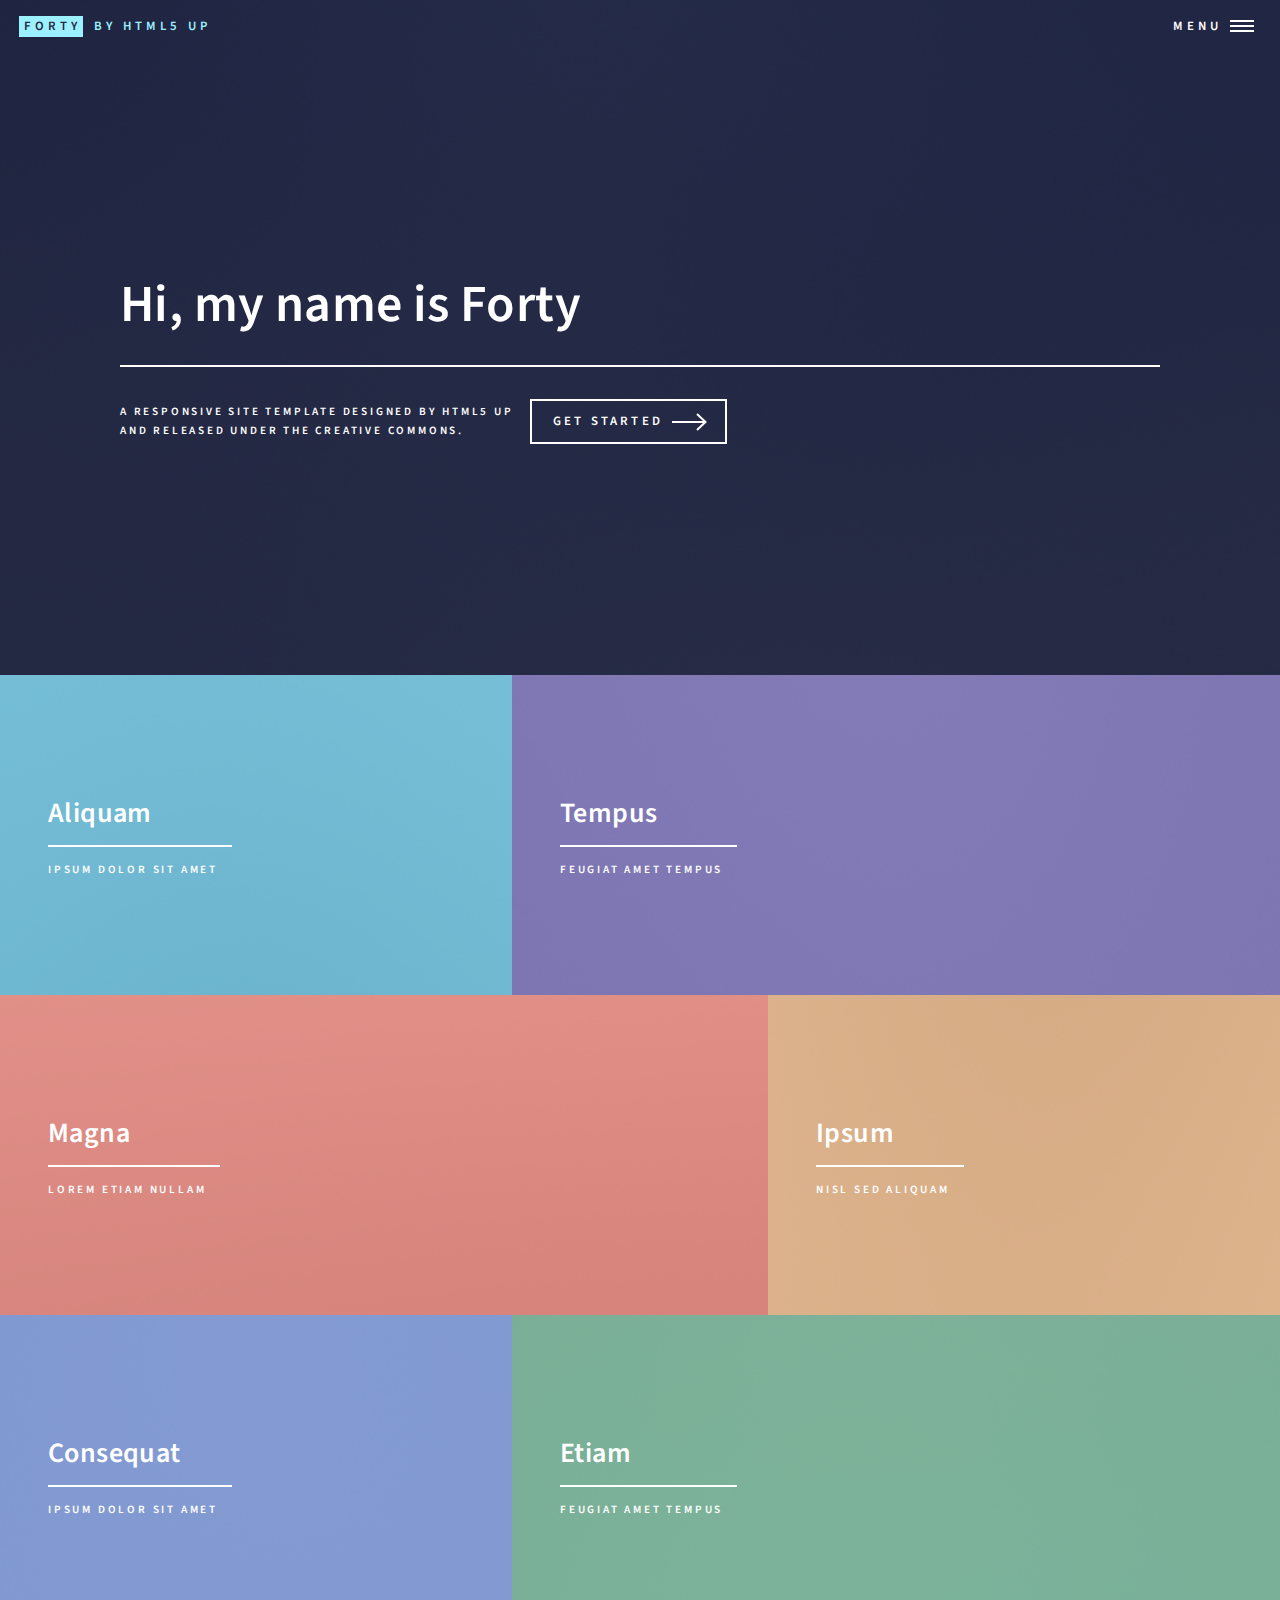
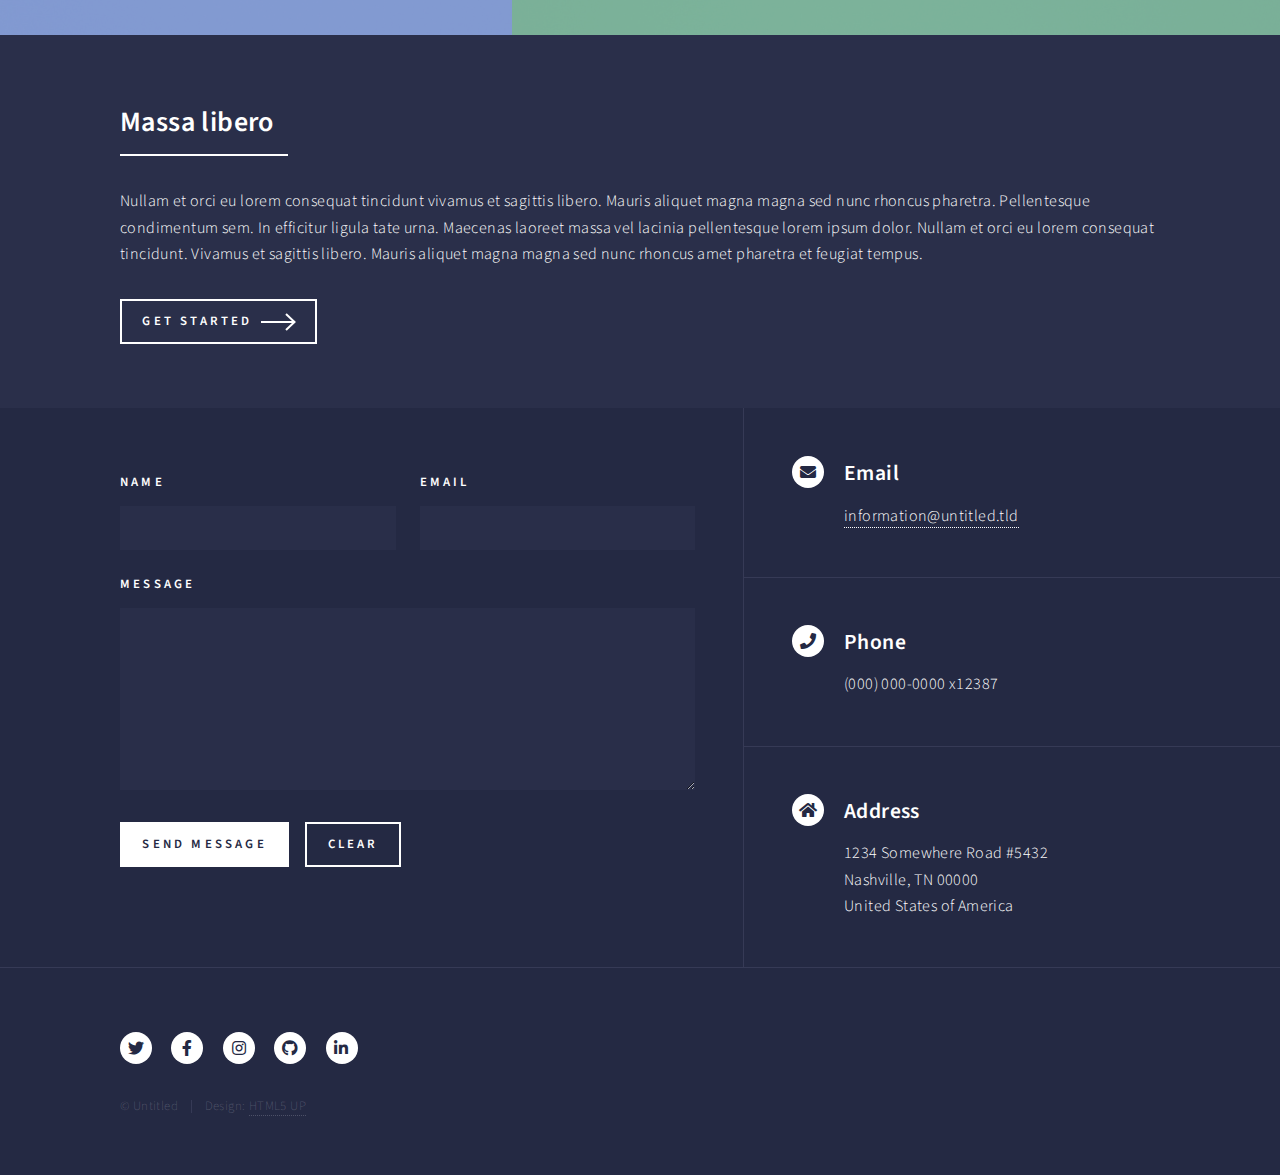
<file: index.html>
<!DOCTYPE HTML>
<!--
	Forty by HTML5 UP
	html5up.net | @ajlkn
	Free for personal and commercial use under the CCA 3.0 license (html5up.net/license)
-->
<html>
	<head>
		<title>Forty by HTML5 UP</title>
		<meta charset="utf-8" />
		<meta name="viewport" content="width=device-width, initial-scale=1, user-scalable=no" />
		<link rel="stylesheet" href="assets/css/main.css" />
		<noscript><link rel="stylesheet" href="assets/css/noscript.css" /></noscript>
	</head>
	<body class="is-preload">

		<!-- Wrapper -->
			<div id="wrapper">

				<!-- Header -->
					<header id="header" class="alt">
						<a href="index.html" class="logo"><strong>Forty</strong> <span>by HTML5 UP</span></a>
						<nav>
							<a href="#menu">Menu</a>
						</nav>
					</header>

				<!-- Menu -->
					<nav id="menu">
						<ul class="links">
							<li><a href="index.html">Home</a></li>
							<li><a href="landing.html">Landing</a></li>
							<li><a href="generic.html">Generic</a></li>
							<li><a href="elements.html">Elements</a></li>
						</ul>
						<ul class="actions stacked">
							<li><a href="#" class="button primary fit">Get Started</a></li>
							<li><a href="#" class="button fit">Log In</a></li>
						</ul>
					</nav>

				<!-- Banner -->
					<section id="banner" class="major">
						<div class="inner">
							<header class="major">
								<h1>Hi, my name is Forty</h1>
							</header>
							<div class="content">
								<p>A responsive site template designed by HTML5 UP<br />
								and released under the Creative Commons.</p>
								<ul class="actions">
									<li><a href="#one" class="button next scrolly">Get Started</a></li>
								</ul>
							</div>
						</div>
					</section>

				<!-- Main -->
					<div id="main">

						<!-- One -->
							<section id="one" class="tiles">
								<article>
									<span class="image">
										<img src="images/pic01.jpg" alt="" />
									</span>
									<header class="major">
										<h3><a href="landing.html" class="link">Aliquam</a></h3>
										<p>Ipsum dolor sit amet</p>
									</header>
								</article>
								<article>
									<span class="image">
										<img src="images/pic02.jpg" alt="" />
									</span>
									<header class="major">
										<h3><a href="landing.html" class="link">Tempus</a></h3>
										<p>feugiat amet tempus</p>
									</header>
								</article>
								<article>
									<span class="image">
										<img src="images/pic03.jpg" alt="" />
									</span>
									<header class="major">
										<h3><a href="landing.html" class="link">Magna</a></h3>
										<p>Lorem etiam nullam</p>
									</header>
								</article>
								<article>
									<span class="image">
										<img src="images/pic04.jpg" alt="" />
									</span>
									<header class="major">
										<h3><a href="landing.html" class="link">Ipsum</a></h3>
										<p>Nisl sed aliquam</p>
									</header>
								</article>
								<article>
									<span class="image">
										<img src="images/pic05.jpg" alt="" />
									</span>
									<header class="major">
										<h3><a href="landing.html" class="link">Consequat</a></h3>
										<p>Ipsum dolor sit amet</p>
									</header>
								</article>
								<article>
									<span class="image">
										<img src="images/pic06.jpg" alt="" />
									</span>
									<header class="major">
										<h3><a href="landing.html" class="link">Etiam</a></h3>
										<p>Feugiat amet tempus</p>
									</header>
								</article>
							</section>

						<!-- Two -->
							<section id="two">
								<div class="inner">
									<header class="major">
										<h2>Massa libero</h2>
									</header>
									<p>Nullam et orci eu lorem consequat tincidunt vivamus et sagittis libero. Mauris aliquet magna magna sed nunc rhoncus pharetra. Pellentesque condimentum sem. In efficitur ligula tate urna. Maecenas laoreet massa vel lacinia pellentesque lorem ipsum dolor. Nullam et orci eu lorem consequat tincidunt. Vivamus et sagittis libero. Mauris aliquet magna magna sed nunc rhoncus amet pharetra et feugiat tempus.</p>
									<ul class="actions">
										<li><a href="landing.html" class="button next">Get Started</a></li>
									</ul>
								</div>
							</section>

					</div>

				<!-- Contact -->
					<section id="contact">
						<div class="inner">
							<section>
								<form method="post" action="#">
									<div class="fields">
										<div class="field half">
											<label for="name">Name</label>
											<input type="text" name="name" id="name" />
										</div>
										<div class="field half">
											<label for="email">Email</label>
											<input type="text" name="email" id="email" />
										</div>
										<div class="field">
											<label for="message">Message</label>
											<textarea name="message" id="message" rows="6"></textarea>
										</div>
									</div>
									<ul class="actions">
										<li><input type="submit" value="Send Message" class="primary" /></li>
										<li><input type="reset" value="Clear" /></li>
									</ul>
								</form>
							</section>
							<section class="split">
								<section>
									<div class="contact-method">
										<span class="icon solid alt fa-envelope"></span>
										<h3>Email</h3>
										<a href="#">information@untitled.tld</a>
									</div>
								</section>
								<section>
									<div class="contact-method">
										<span class="icon solid alt fa-phone"></span>
										<h3>Phone</h3>
										<span>(000) 000-0000 x12387</span>
									</div>
								</section>
								<section>
									<div class="contact-method">
										<span class="icon solid alt fa-home"></span>
										<h3>Address</h3>
										<span>1234 Somewhere Road #5432<br />
										Nashville, TN 00000<br />
										United States of America</span>
									</div>
								</section>
							</section>
						</div>
					</section>

				<!-- Footer -->
					<footer id="footer">
						<div class="inner">
							<ul class="icons">
								<li><a href="#" class="icon brands alt fa-twitter"><span class="label">Twitter</span></a></li>
								<li><a href="#" class="icon brands alt fa-facebook-f"><span class="label">Facebook</span></a></li>
								<li><a href="#" class="icon brands alt fa-instagram"><span class="label">Instagram</span></a></li>
								<li><a href="#" class="icon brands alt fa-github"><span class="label">GitHub</span></a></li>
								<li><a href="#" class="icon brands alt fa-linkedin-in"><span class="label">LinkedIn</span></a></li>
							</ul>
							<ul class="copyright">
								<li>&copy; Untitled</li><li>Design: <a href="https://html5up.net">HTML5 UP</a></li>
							</ul>
						</div>
					</footer>

			</div>

		<!-- Scripts -->
			<script src="assets/js/jquery.min.js"></script>
			<script src="assets/js/jquery.scrolly.min.js"></script>
			<script src="assets/js/jquery.scrollex.min.js"></script>
			<script src="assets/js/browser.min.js"></script>
			<script src="assets/js/breakpoints.min.js"></script>
			<script src="assets/js/util.js"></script>
			<script src="assets/js/main.js"></script>

	</body>
</html>
</file>
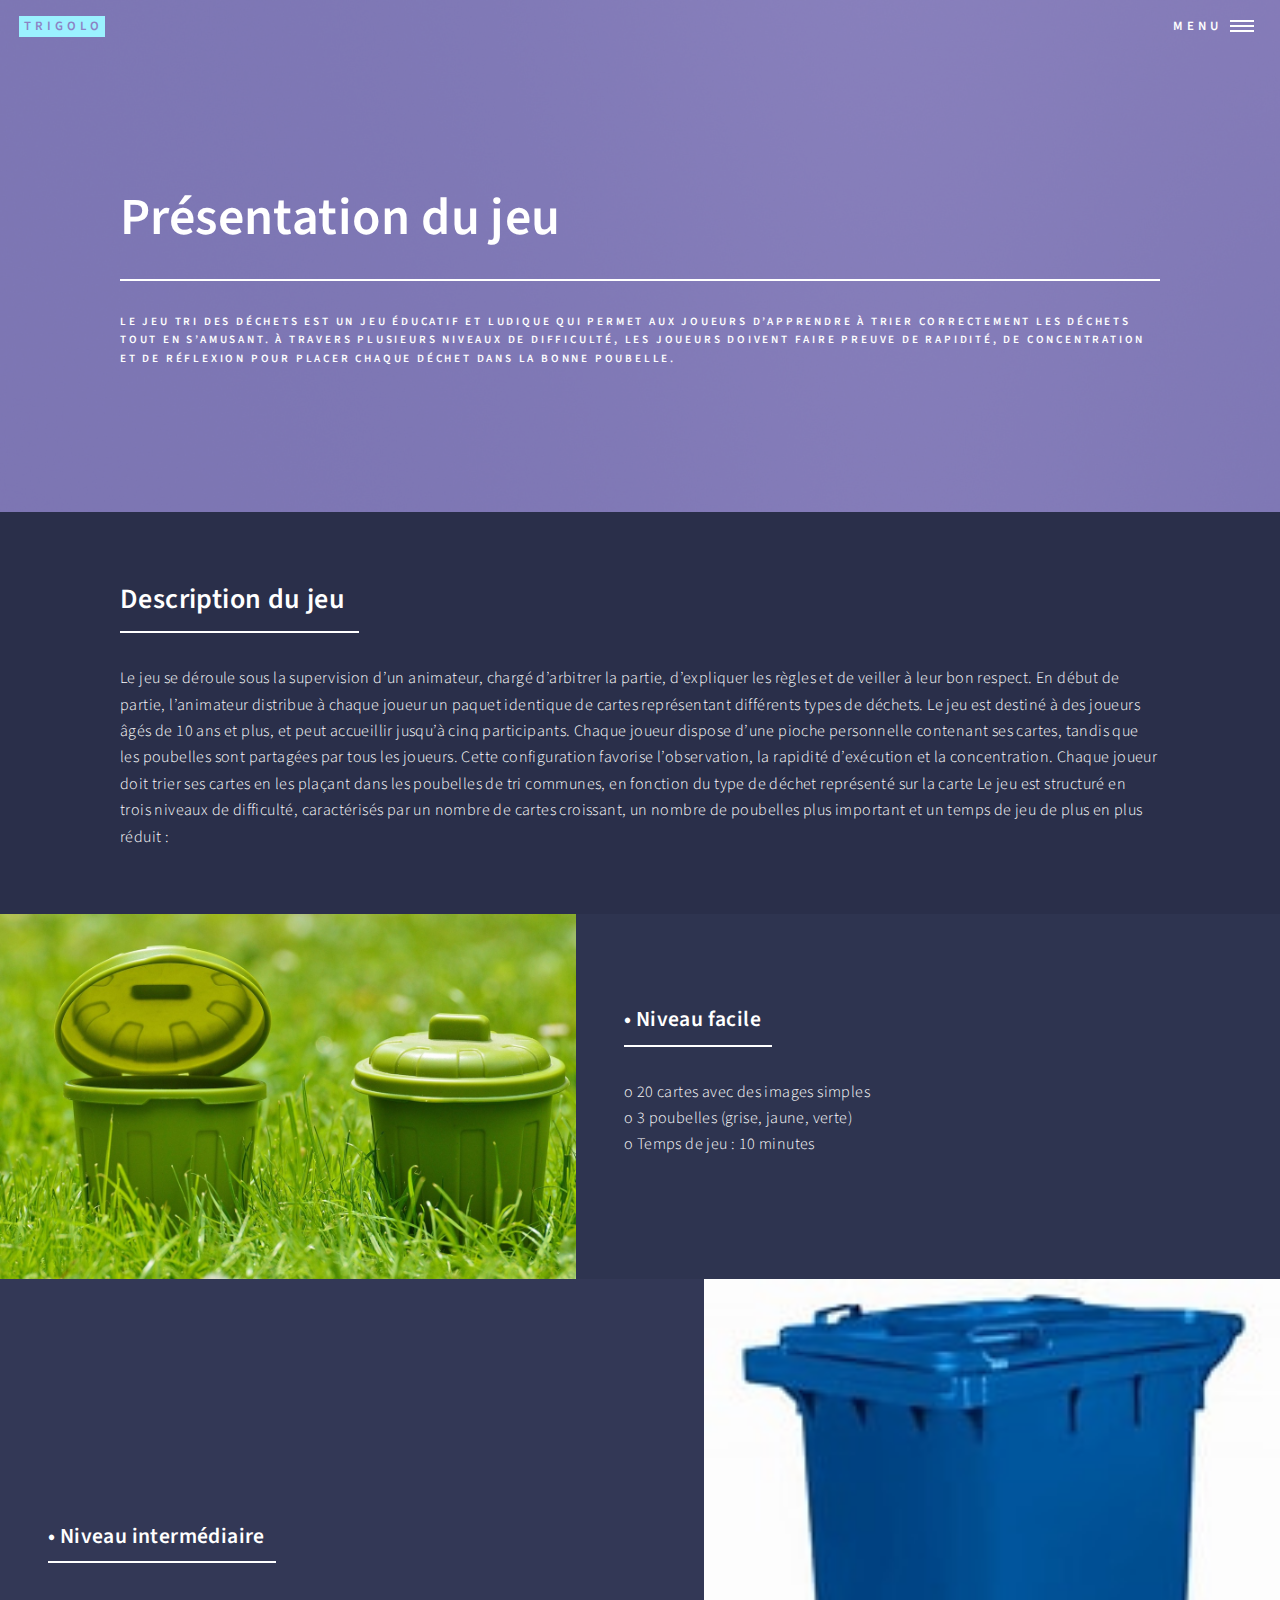
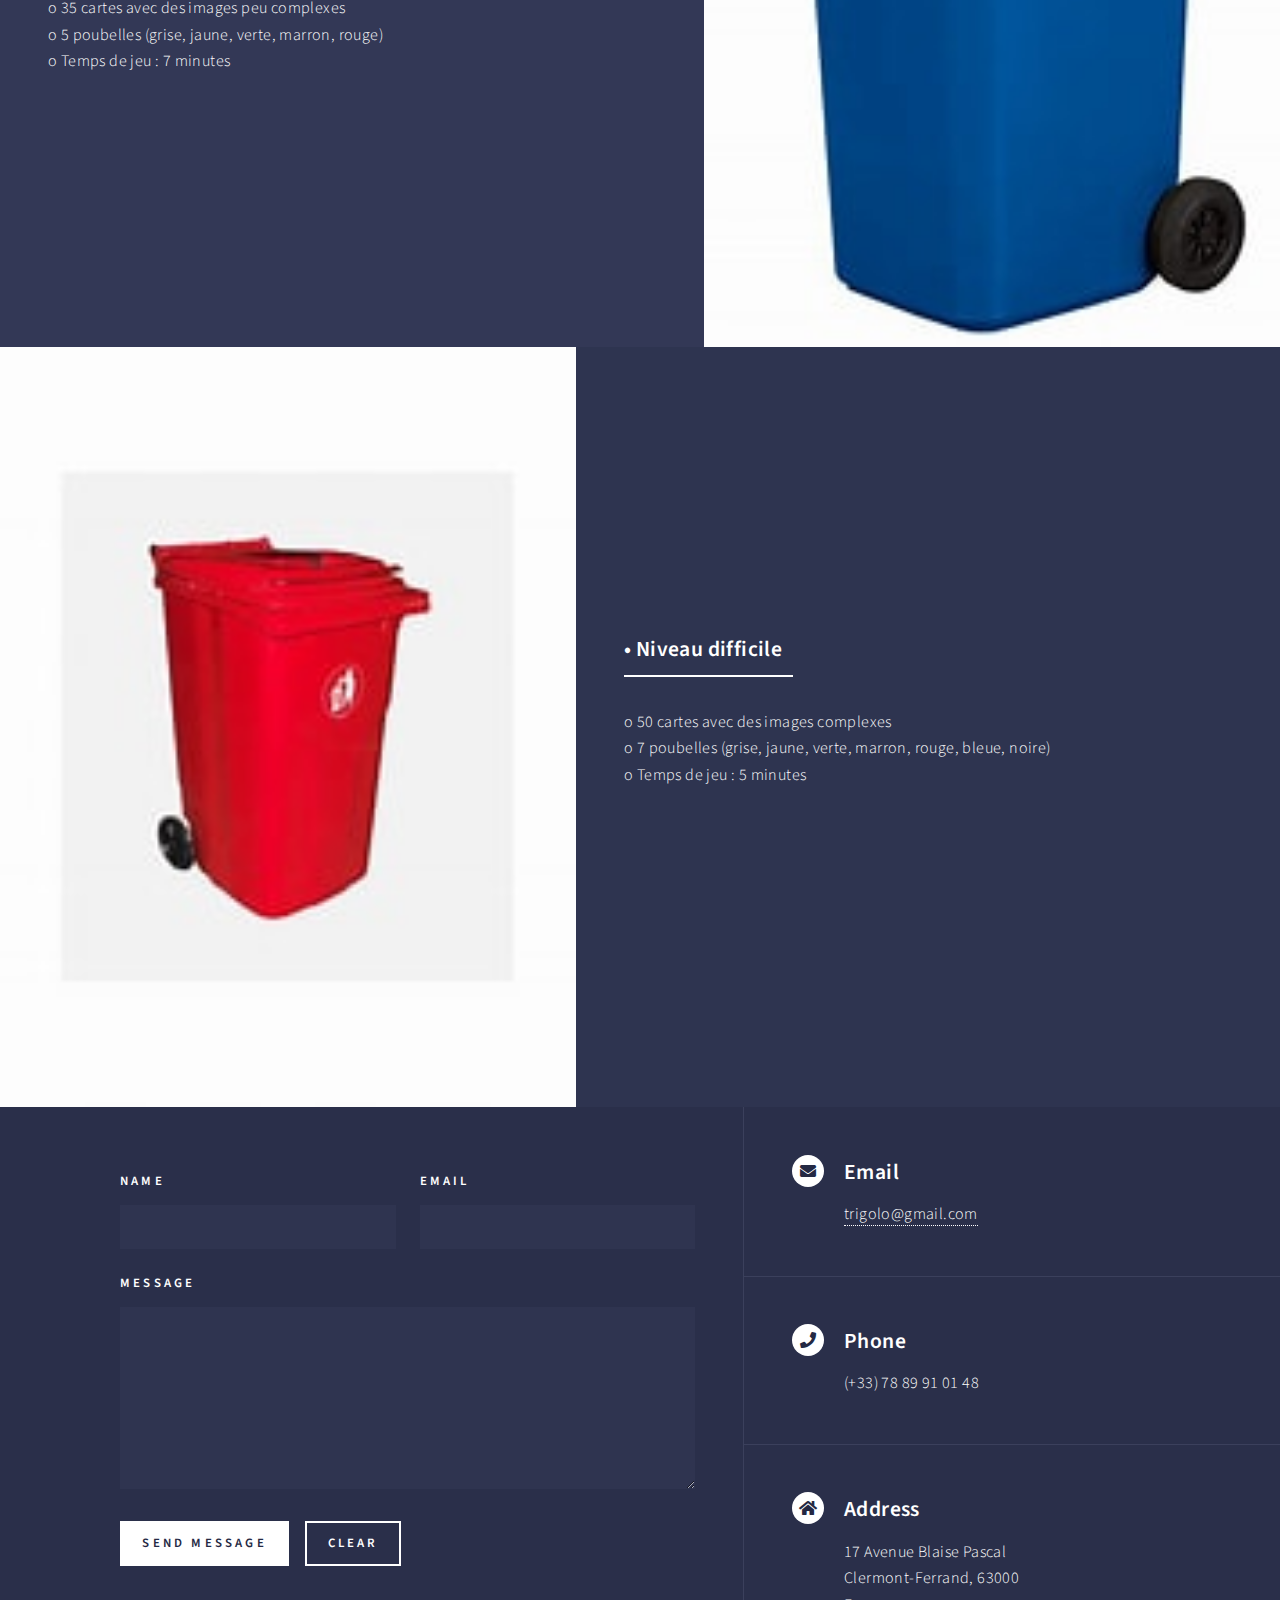
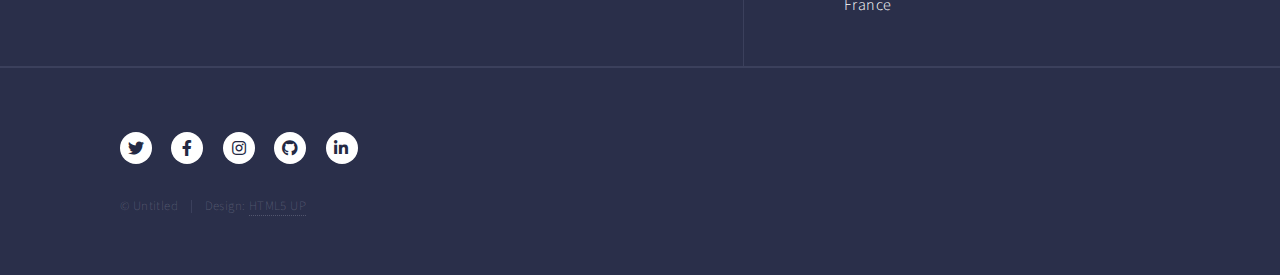
<file: Description.html>
<!DOCTYPE HTML>
<!--
	Forty by HTML5 UP
	html5up.net | @ajlkn
	Free for personal and commercial use under the CCA 3.0 license (html5up.net/license)
-->
<html>
	<head>
		<title>Description </title>
		<meta charset="utf-8" />
		<meta name="viewport" content="width=device-width, initial-scale=1, user-scalable=no" />
		<link rel="stylesheet" href="assets/css/main.css" />
		<noscript><link rel="stylesheet" href="assets/css/noscript.css" /></noscript>
	</head>
	<body class="is-preload">

		<!-- Wrapper -->
			<div id="wrapper">

				<!-- Header -->
				<!-- Note: The "styleN" class below should match that of the banner element. -->
					<header id="header" class="alt style2">
						<a href="index.html" class="logo"><strong>TRIGOLO</strong></a>
						<nav>
							<a href="#menu">Menu</a>
						</nav>
					</header>

				<!-- Menu -->
					<nav id="menu">
						<ul class="links">
							<li><a href="index.html">Page d'accueil</a></li>
							<li><a href="landing.html">Origine du jeu</a></li>
							<li><a href="Description.html">Description du jeu</a></li>
							<li><a href="Regles.html">Règles du jeu</a></li>
							<li><a href="equipe.html">Présentation de notre équipe</a></li>
							<li><a href="materiel.html">Matériel</a></li>
						</ul>
						<ul class="actions stacked">
							<li><a href="#" class="button primary fit">Get Started</a></li>
						</ul>
					</nav>

				<!-- Banner -->
				<!-- Note: The "styleN" class below should match that of the header element. -->
					<section id="banner" class="style2">
						<div class="inner">
							<span class="image">
								<img src="images/pic07.jpg" alt="" />
							</span>
							<header class="major">
								<h1>Présentation du jeu </h1>
							</header>
							<div class="content">
								<p>Le jeu Tri des déchets est un jeu éducatif et ludique qui permet aux joueurs d’apprendre à trier correctement les déchets tout en s’amusant. À travers plusieurs niveaux de difficulté, les joueurs doivent faire preuve de rapidité, de concentration et de réflexion pour placer chaque déchet dans la bonne poubelle.</p>
							</div>
						</div>
					</section>

				<!-- Main -->
					<div id="main">

						<!-- One -->
							<section id="one">
								<div class="inner">
									<header class="major">
										<h2>Description du jeu</h2>
									</header>
									<p>Le jeu se déroule sous la supervision d’un animateur, chargé d’arbitrer la partie, d’expliquer les règles et de veiller à leur bon respect. En début de partie, l’animateur distribue à chaque joueur un paquet identique de cartes représentant différents types de déchets. Le jeu est destiné à des joueurs âgés de 10 ans et plus, et peut accueillir jusqu’à cinq participants.
Chaque joueur dispose d’une pioche personnelle contenant ses cartes, tandis que les poubelles sont partagées par tous les joueurs. Cette configuration favorise l’observation, la rapidité d’exécution et la concentration.

Chaque joueur doit trier ses cartes en les plaçant dans les poubelles de tri communes, en fonction du type de déchet représenté sur la carte
Le jeu est structuré en trois niveaux de difficulté, caractérisés par un nombre de cartes croissant, un nombre de poubelles plus important et un temps de jeu de plus en plus réduit :
</p>
									</div>
							</section>

						<!-- Two -->
							<section id="two" class="spotlights">
								<section>
									<a href="generic.html" class="image">
										<img src="images/poubelles.jpg" alt="" data-position="center center" />
									</a>
									<div class="content">
										<div class="inner">
											<header class="major">
												<h3>•	Niveau facile</h3>
											</header>
											<p>o	20 cartes avec des images simples<br>
o	3 poubelles (grise, jaune, verte)<br>
o	Temps de jeu : 10 minutes<br>
</p>
											<ul class="actions">
												
											</ul>
										</div>
									</div>
								</section>
								<section>
									<a href="generic.html" class="image">
										<img src="images/poubelle2jpg.jpg" alt="" data-position="top center" />
									</a>
									<div class="content">
										<div class="inner">
											<header class="major">
												<h3>•	Niveau intermédiaire</h3>
											</header>
											<p>o	35 cartes avec des images peu complexes<br>
o	5 poubelles (grise, jaune, verte, marron, rouge)<br>
o	Temps de jeu : 7 minutes<br>
</p>
											<ul class="actions">
												
											</ul>
										</div>
									</div>
								</section>
								<section>
									<a href="generic.html" class="image">
										<img src="images/poubelle3.jpg" alt="" data-position="25% 25%" />
									</a>
									<div class="content">
										<div class="inner">
											<header class="major">
												<h3>•	Niveau difficile</h3>
											</header>
											<p>o	50 cartes avec des images complexes<br>
o	7 poubelles (grise, jaune, verte, marron, rouge, bleue, noire)<br>
o	Temps de jeu : 5 minutes<br>
</p>
											<ul class="actions">
												
											</ul>
										</div>
									</div>
								</section>
							</section>

						

				<!-- Contact -->
					<section id="contact">
						<div class="inner">
							<section>
								<form method="post" action="#">
									<div class="fields">
										<div class="field half">
											<label for="name">Name</label>
											<input type="text" name="name" id="name" />
										</div>
										<div class="field half">
											<label for="email">Email</label>
											<input type="text" name="email" id="email" />
										</div>
										<div class="field">
											<label for="message">Message</label>
											<textarea name="message" id="message" rows="6"></textarea>
										</div>
									</div>
									<ul class="actions">
										<li><input type="submit" value="Send Message" class="primary" /></li>
										<li><input type="reset" value="Clear" /></li>
									</ul>
								</form>
							</section>
							<section class="split">
								<section>
									<div class="contact-method">
										<span class="icon solid alt fa-envelope"></span>
										<h3>Email</h3>
										<a href="#">trigolo@gmail.com</a>
									</div>
								</section>
								<section>
									<div class="contact-method">
										<span class="icon solid alt fa-phone"></span>
										<h3>Phone</h3>
										<span>(+33) 78 89 91 01 48</span>
									</div>
								</section>
								<section>
									<div class="contact-method">
										<span class="icon solid alt fa-home"></span>
										<h3>Address</h3>
										<span>17 Avenue Blaise Pascal<br />
										Clermont-Ferrand, 63000<br />
										France</span>
									</div>
								</section>
							</section>
						</div>
					</section>

				<!-- Footer -->
					<footer id="footer">
						<div class="inner">
							<ul class="icons">
								<li><a href="#" class="icon brands alt fa-twitter"><span class="label">Twitter</span></a></li>
								<li><a href="#" class="icon brands alt fa-facebook-f"><span class="label">Facebook</span></a></li>
								<li><a href="#" class="icon brands alt fa-instagram"><span class="label">Instagram</span></a></li>
								<li><a href="#" class="icon brands alt fa-github"><span class="label">GitHub</span></a></li>
								<li><a href="#" class="icon brands alt fa-linkedin-in"><span class="label">LinkedIn</span></a></li>
							</ul>
							<ul class="copyright">
								<li>&copy; Untitled</li><li>Design: <a href="https://html5up.net">HTML5 UP</a></li>
							</ul>
						</div>
					</footer>

			</div>

		<!-- Scripts -->
			<script src="assets/js/jquery.min.js"></script>
			<script src="assets/js/jquery.scrolly.min.js"></script>
			<script src="assets/js/jquery.scrollex.min.js"></script>
			<script src="assets/js/browser.min.js"></script>
			<script src="assets/js/breakpoints.min.js"></script>
			<script src="assets/js/util.js"></script>
			<script src="assets/js/main.js"></script>

	</body>
</html>
</file>
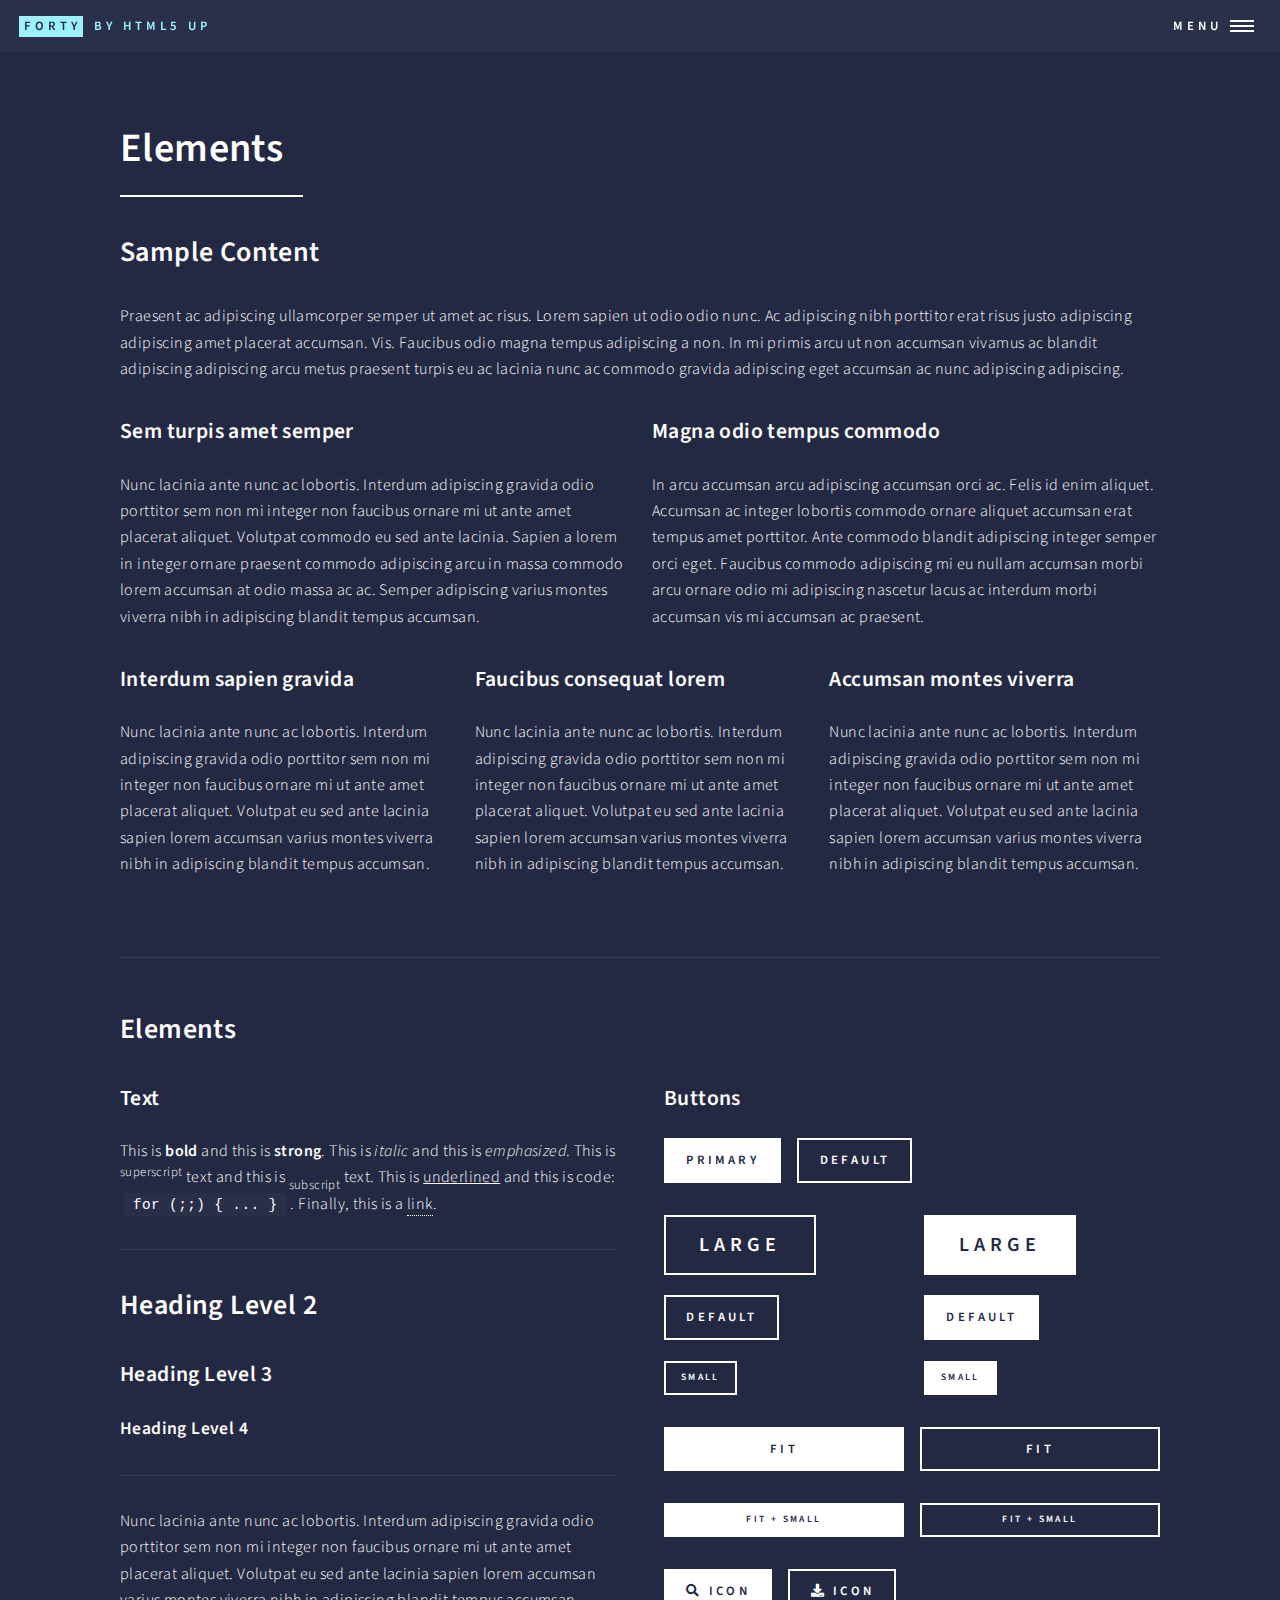
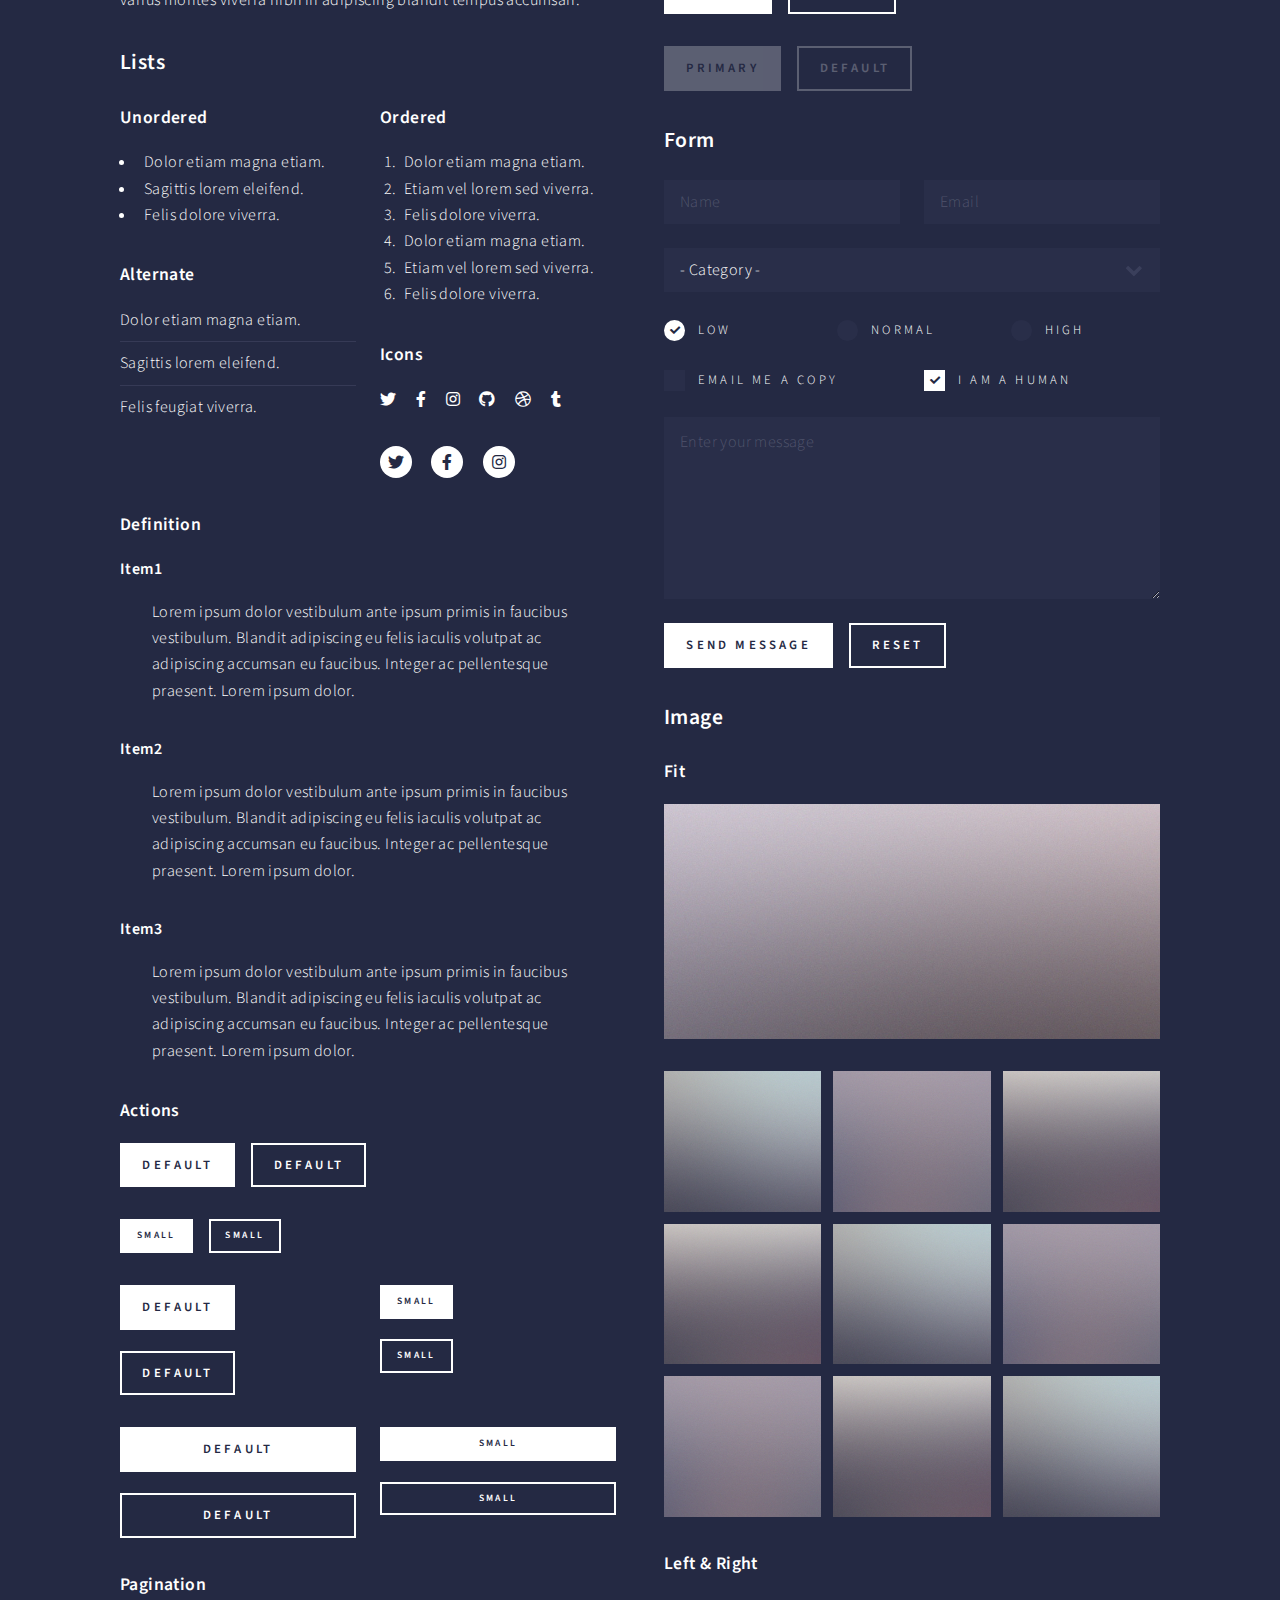
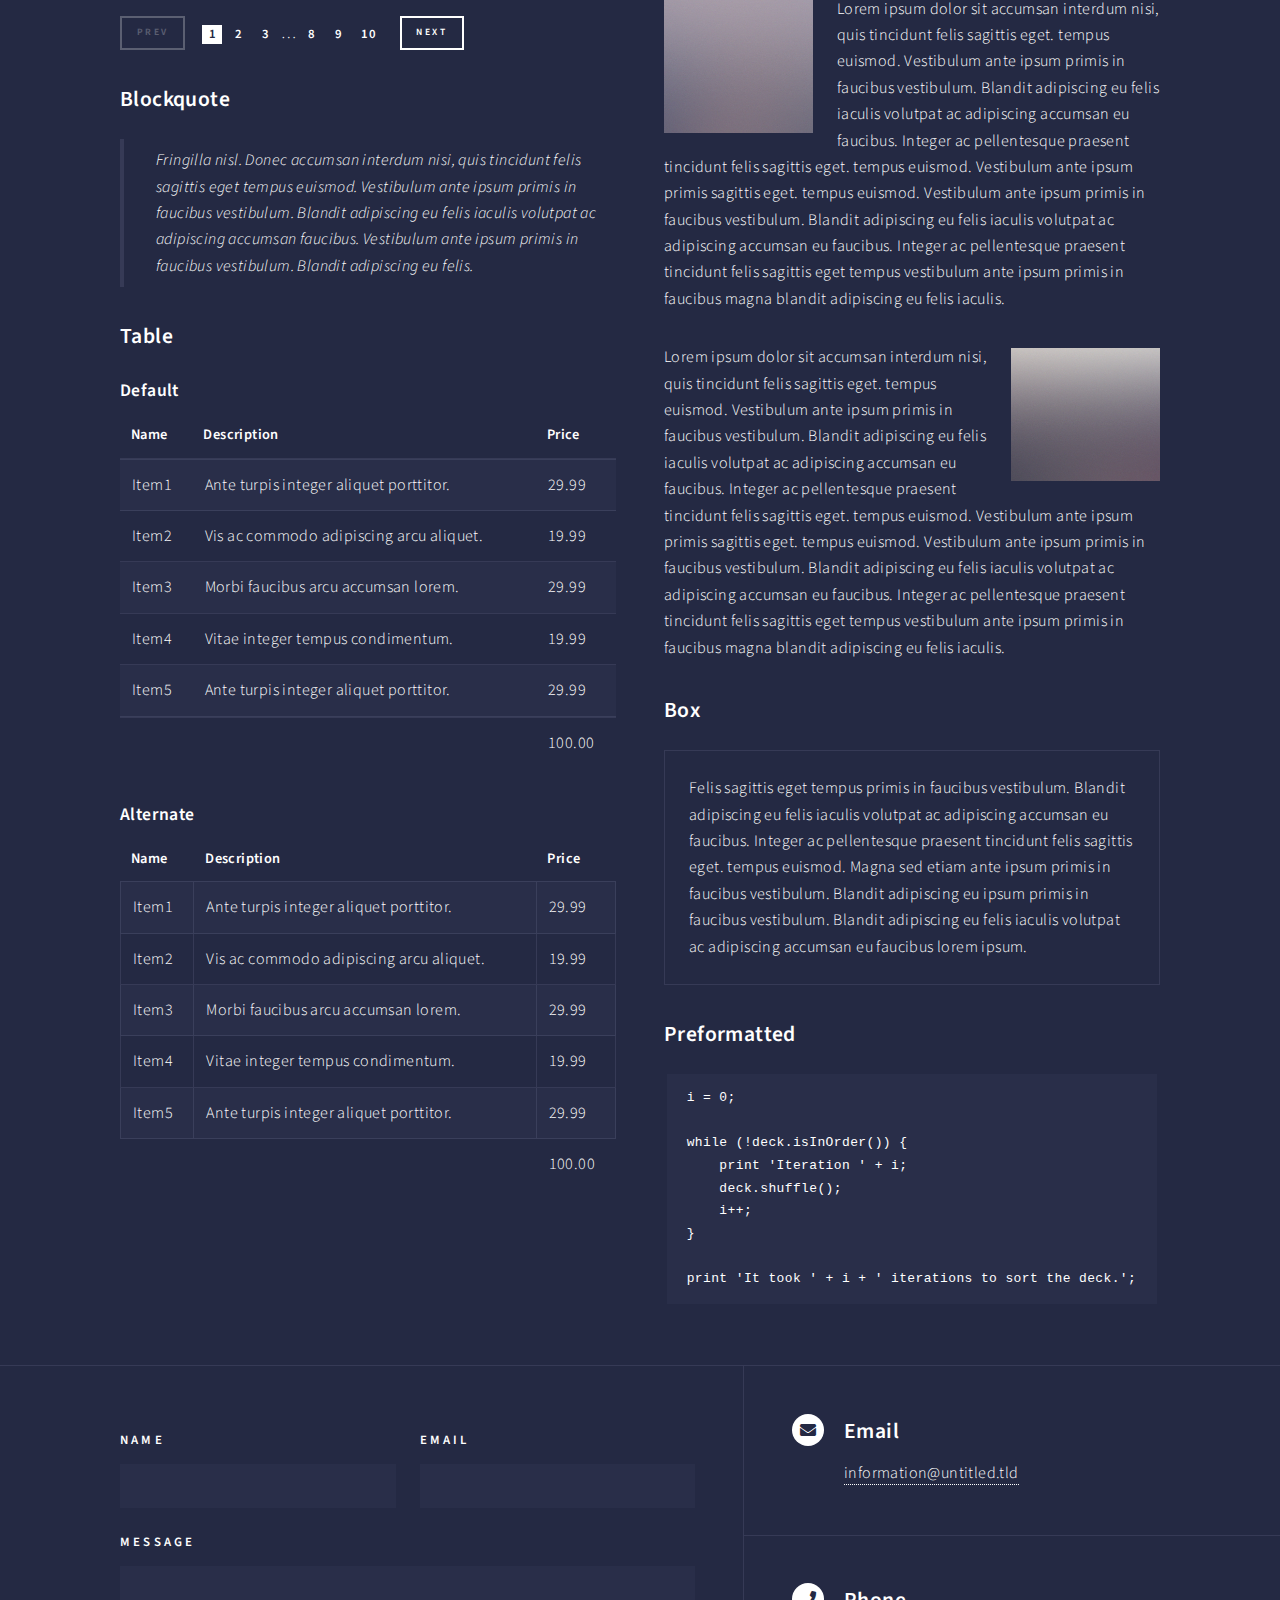
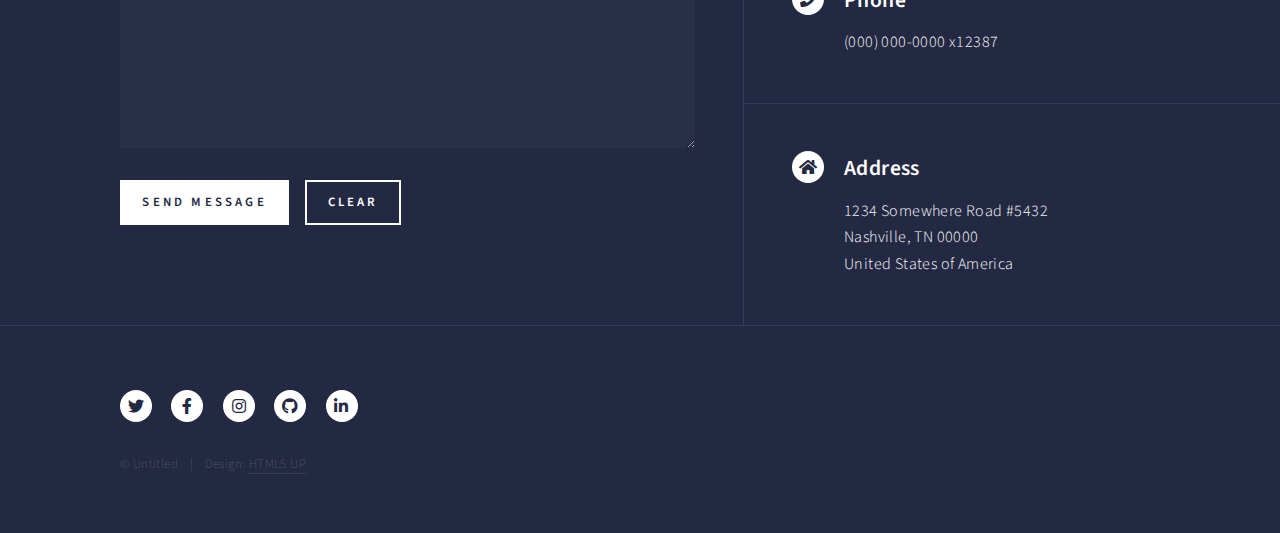
<file: elements.html>
<!DOCTYPE HTML>
<!--
	Forty by HTML5 UP
	html5up.net | @ajlkn
	Free for personal and commercial use under the CCA 3.0 license (html5up.net/license)
-->
<html>
	<head>
		<title>Elements - Forty by HTML5 UP</title>
		<meta charset="utf-8" />
		<meta name="viewport" content="width=device-width, initial-scale=1, user-scalable=no" />
		<link rel="stylesheet" href="assets/css/main.css" />
		<noscript><link rel="stylesheet" href="assets/css/noscript.css" /></noscript>
	</head>
	<body class="is-preload">

		<!-- Wrapper -->
			<div id="wrapper">

				<!-- Header -->
					<header id="header">
						<a href="index.html" class="logo"><strong>Forty</strong> <span>by HTML5 UP</span></a>
						<nav>
							<a href="#menu">Menu</a>
						</nav>
					</header>

				<!-- Menu -->
					<nav id="menu">
						<ul class="links">
							<li><a href="index.html">Home</a></li>
							<li><a href="landing.html">Landing</a></li>
							<li><a href="generic.html">Generic</a></li>
							<li><a href="elements.html">Elements</a></li>
						</ul>
						<ul class="actions stacked">
							<li><a href="#" class="button primary fit">Get Started</a></li>
							<li><a href="#" class="button fit">Log In</a></li>
						</ul>
					</nav>

				<!-- Main -->
					<div id="main" class="alt">

						<!-- One -->
							<section id="one">
								<div class="inner">
									<header class="major">
										<h1>Elements</h1>
									</header>

									<!-- Content -->
										<h2 id="content">Sample Content</h2>
										<p>Praesent ac adipiscing ullamcorper semper ut amet ac risus. Lorem sapien ut odio odio nunc. Ac adipiscing nibh porttitor erat risus justo adipiscing adipiscing amet placerat accumsan. Vis. Faucibus odio magna tempus adipiscing a non. In mi primis arcu ut non accumsan vivamus ac blandit adipiscing adipiscing arcu metus praesent turpis eu ac lacinia nunc ac commodo gravida adipiscing eget accumsan ac nunc adipiscing adipiscing.</p>
										<div class="row">
											<div class="col-6 col-12-small">
												<h3>Sem turpis amet semper</h3>
												<p>Nunc lacinia ante nunc ac lobortis. Interdum adipiscing gravida odio porttitor sem non mi integer non faucibus ornare mi ut ante amet placerat aliquet. Volutpat commodo eu sed ante lacinia. Sapien a lorem in integer ornare praesent commodo adipiscing arcu in massa commodo lorem accumsan at odio massa ac ac. Semper adipiscing varius montes viverra nibh in adipiscing blandit tempus accumsan.</p>
											</div>
											<div class="col-6 col-12-small">
												<h3>Magna odio tempus commodo</h3>
												<p>In arcu accumsan arcu adipiscing accumsan orci ac. Felis id enim aliquet. Accumsan ac integer lobortis commodo ornare aliquet accumsan erat tempus amet porttitor. Ante commodo blandit adipiscing integer semper orci eget. Faucibus commodo adipiscing mi eu nullam accumsan morbi arcu ornare odio mi adipiscing nascetur lacus ac interdum morbi accumsan vis mi accumsan ac praesent.</p>
											</div>
											<!-- Break -->
											<div class="col-4 col-12-medium">
												<h3>Interdum sapien gravida</h3>
												<p>Nunc lacinia ante nunc ac lobortis. Interdum adipiscing gravida odio porttitor sem non mi integer non faucibus ornare mi ut ante amet placerat aliquet. Volutpat eu sed ante lacinia sapien lorem accumsan varius montes viverra nibh in adipiscing blandit tempus accumsan.</p>
											</div>
											<div class="col-4 col-12-medium">
												<h3>Faucibus consequat lorem</h3>
												<p>Nunc lacinia ante nunc ac lobortis. Interdum adipiscing gravida odio porttitor sem non mi integer non faucibus ornare mi ut ante amet placerat aliquet. Volutpat eu sed ante lacinia sapien lorem accumsan varius montes viverra nibh in adipiscing blandit tempus accumsan.</p>
											</div>
											<div class="col-4 col-12-medium">
												<h3>Accumsan montes viverra</h3>
												<p>Nunc lacinia ante nunc ac lobortis. Interdum adipiscing gravida odio porttitor sem non mi integer non faucibus ornare mi ut ante amet placerat aliquet. Volutpat eu sed ante lacinia sapien lorem accumsan varius montes viverra nibh in adipiscing blandit tempus accumsan.</p>
											</div>
										</div>

									<hr class="major" />

									<!-- Elements -->
										<h2 id="elements">Elements</h2>
										<div class="row gtr-200">
											<div class="col-6 col-12-medium">

												<!-- Text stuff -->
													<h3>Text</h3>
													<p>This is <b>bold</b> and this is <strong>strong</strong>. This is <i>italic</i> and this is <em>emphasized</em>.
													This is <sup>superscript</sup> text and this is <sub>subscript</sub> text.
													This is <u>underlined</u> and this is code: <code>for (;;) { ... }</code>.
													Finally, this is a <a href="#">link</a>.</p>
													<hr />
													<h2>Heading Level 2</h2>
													<h3>Heading Level 3</h3>
													<h4>Heading Level 4</h4>
													<hr />
													<p>Nunc lacinia ante nunc ac lobortis. Interdum adipiscing gravida odio porttitor sem non mi integer non faucibus ornare mi ut ante amet placerat aliquet. Volutpat eu sed ante lacinia sapien lorem accumsan varius montes viverra nibh in adipiscing blandit tempus accumsan.</p>

												<!-- Lists -->
													<h3>Lists</h3>
													<div class="row">
														<div class="col-6 col-12-small">

															<h4>Unordered</h4>
															<ul>
																<li>Dolor etiam magna etiam.</li>
																<li>Sagittis lorem eleifend.</li>
																<li>Felis dolore viverra.</li>
															</ul>

															<h4>Alternate</h4>
															<ul class="alt">
																<li>Dolor etiam magna etiam.</li>
																<li>Sagittis lorem eleifend.</li>
																<li>Felis feugiat viverra.</li>
															</ul>

														</div>
														<div class="col-6 col-12-small">

															<h4>Ordered</h4>
															<ol>
																<li>Dolor etiam magna etiam.</li>
																<li>Etiam vel lorem sed viverra.</li>
																<li>Felis dolore viverra.</li>
																<li>Dolor etiam magna etiam.</li>
																<li>Etiam vel lorem sed viverra.</li>
																<li>Felis dolore viverra.</li>
															</ol>

															<h4>Icons</h4>
															<ul class="icons">
																<li><a href="#" class="icon brands fa-twitter"><span class="label">Twitter</span></a></li>
																<li><a href="#" class="icon brands fa-facebook-f"><span class="label">Facebook</span></a></li>
																<li><a href="#" class="icon brands fa-instagram"><span class="label">Instagram</span></a></li>
																<li><a href="#" class="icon brands fa-github"><span class="label">Github</span></a></li>
																<li><a href="#" class="icon brands fa-dribbble"><span class="label">Dribbble</span></a></li>
																<li><a href="#" class="icon brands fa-tumblr"><span class="label">Tumblr</span></a></li>
															</ul>
															<ul class="icons">
																<li><a href="#" class="icon brands alt fa-twitter"><span class="label">Twitter</span></a></li>
																<li><a href="#" class="icon brands alt fa-facebook-f"><span class="label">Facebook</span></a></li>
																<li><a href="#" class="icon brands alt fa-instagram"><span class="label">Instagram</span></a></li>
															</ul>

														</div>
													</div>
													<h4>Definition</h4>
													<dl>
														<dt>Item1</dt>
														<dd>
															<p>Lorem ipsum dolor vestibulum ante ipsum primis in faucibus vestibulum. Blandit adipiscing eu felis iaculis volutpat ac adipiscing accumsan eu faucibus. Integer ac pellentesque praesent. Lorem ipsum dolor.</p>
														</dd>
														<dt>Item2</dt>
														<dd>
															<p>Lorem ipsum dolor vestibulum ante ipsum primis in faucibus vestibulum. Blandit adipiscing eu felis iaculis volutpat ac adipiscing accumsan eu faucibus. Integer ac pellentesque praesent. Lorem ipsum dolor.</p>
														</dd>
														<dt>Item3</dt>
														<dd>
															<p>Lorem ipsum dolor vestibulum ante ipsum primis in faucibus vestibulum. Blandit adipiscing eu felis iaculis volutpat ac adipiscing accumsan eu faucibus. Integer ac pellentesque praesent. Lorem ipsum dolor.</p>
														</dd>
													</dl>

													<h4>Actions</h4>
													<ul class="actions">
														<li><a href="#" class="button primary">Default</a></li>
														<li><a href="#" class="button">Default</a></li>
													</ul>
													<ul class="actions small">
														<li><a href="#" class="button primary small">Small</a></li>
														<li><a href="#" class="button small">Small</a></li>
													</ul>
													<div class="row">
														<div class="col-6 col-12-small">
															<ul class="actions stacked">
																<li><a href="#" class="button primary">Default</a></li>
																<li><a href="#" class="button">Default</a></li>
															</ul>
														</div>
														<div class="col-6 col-12-small">
															<ul class="actions stacked">
																<li><a href="#" class="button primary small">Small</a></li>
																<li><a href="#" class="button small">Small</a></li>
															</ul>
														</div>
														<div class="col-6 col-12-small">
															<ul class="actions stacked">
																<li><a href="#" class="button primary fit">Default</a></li>
																<li><a href="#" class="button fit">Default</a></li>
															</ul>
														</div>
														<div class="col-6 col-12-small">
															<ul class="actions stacked">
																<li><a href="#" class="button primary small fit">Small</a></li>
																<li><a href="#" class="button small fit">Small</a></li>
															</ul>
														</div>
													</div>

													<h4>Pagination</h4>
													<ul class="pagination">
														<li><span class="button small disabled">Prev</span></li>
														<li><a href="#" class="page active">1</a></li>
														<li><a href="#" class="page">2</a></li>
														<li><a href="#" class="page">3</a></li>
														<li><span>&hellip;</span></li>
														<li><a href="#" class="page">8</a></li>
														<li><a href="#" class="page">9</a></li>
														<li><a href="#" class="page">10</a></li>
														<li><a href="#" class="button small">Next</a></li>
													</ul>

												<!-- Blockquote -->
													<h3>Blockquote</h3>
													<blockquote>Fringilla nisl. Donec accumsan interdum nisi, quis tincidunt felis sagittis eget tempus euismod. Vestibulum ante ipsum primis in faucibus vestibulum. Blandit adipiscing eu felis iaculis volutpat ac adipiscing accumsan faucibus. Vestibulum ante ipsum primis in faucibus vestibulum. Blandit adipiscing eu felis.</blockquote>

												<!-- Table -->
													<h3>Table</h3>

													<h4>Default</h4>
													<div class="table-wrapper">
														<table>
															<thead>
																<tr>
																	<th>Name</th>
																	<th>Description</th>
																	<th>Price</th>
																</tr>
															</thead>
															<tbody>
																<tr>
																	<td>Item1</td>
																	<td>Ante turpis integer aliquet porttitor.</td>
																	<td>29.99</td>
																</tr>
																<tr>
																	<td>Item2</td>
																	<td>Vis ac commodo adipiscing arcu aliquet.</td>
																	<td>19.99</td>
																</tr>
																<tr>
																	<td>Item3</td>
																	<td> Morbi faucibus arcu accumsan lorem.</td>
																	<td>29.99</td>
																</tr>
																<tr>
																	<td>Item4</td>
																	<td>Vitae integer tempus condimentum.</td>
																	<td>19.99</td>
																</tr>
																<tr>
																	<td>Item5</td>
																	<td>Ante turpis integer aliquet porttitor.</td>
																	<td>29.99</td>
																</tr>
															</tbody>
															<tfoot>
																<tr>
																	<td colspan="2"></td>
																	<td>100.00</td>
																</tr>
															</tfoot>
														</table>
													</div>

													<h4>Alternate</h4>
													<div class="table-wrapper">
														<table class="alt">
															<thead>
																<tr>
																	<th>Name</th>
																	<th>Description</th>
																	<th>Price</th>
																</tr>
															</thead>
															<tbody>
																<tr>
																	<td>Item1</td>
																	<td>Ante turpis integer aliquet porttitor.</td>
																	<td>29.99</td>
																</tr>
																<tr>
																	<td>Item2</td>
																	<td>Vis ac commodo adipiscing arcu aliquet.</td>
																	<td>19.99</td>
																</tr>
																<tr>
																	<td>Item3</td>
																	<td> Morbi faucibus arcu accumsan lorem.</td>
																	<td>29.99</td>
																</tr>
																<tr>
																	<td>Item4</td>
																	<td>Vitae integer tempus condimentum.</td>
																	<td>19.99</td>
																</tr>
																<tr>
																	<td>Item5</td>
																	<td>Ante turpis integer aliquet porttitor.</td>
																	<td>29.99</td>
																</tr>
															</tbody>
															<tfoot>
																<tr>
																	<td colspan="2"></td>
																	<td>100.00</td>
																</tr>
															</tfoot>
														</table>
													</div>

											</div>
											<div class="col-6 col-12-medium">

												<!-- Buttons -->
													<h3>Buttons</h3>
													<ul class="actions">
														<li><a href="#" class="button primary">Primary</a></li>
														<li><a href="#" class="button">Default</a></li>
													</ul>
													<div class="row">
														<div class="col-6 col-12-xsmall">
															<ul class="actions stacked">
																<li><a href="#" class="button large">Large</a></li>
																<li><a href="#" class="button">Default</a></li>
																<li><a href="#" class="button small">Small</a></li>
															</ul>
														</div>
														<div class="col-6 col-12-xsmall">
															<ul class="actions stacked">
																<li><a href="#" class="button primary large">Large</a></li>
																<li><a href="#" class="button primary">Default</a></li>
																<li><a href="#" class="button primary small">Small</a></li>
															</ul>
														</div>
													</div>
													<ul class="actions fit">
														<li><a href="#" class="button primary fit">Fit</a></li>
														<li><a href="#" class="button fit">Fit</a></li>
													</ul>
													<ul class="actions fit small">
														<li><a href="#" class="button primary fit small">Fit + Small</a></li>
														<li><a href="#" class="button fit small">Fit + Small</a></li>
													</ul>
													<ul class="actions">
														<li><a href="#" class="button primary icon solid fa-search">Icon</a></li>
														<li><a href="#" class="button icon solid fa-download">Icon</a></li>
													</ul>
													<ul class="actions">
														<li><span class="button primary disabled">Primary</span></li>
														<li><span class="button disabled">Default</span></li>
													</ul>

												<!-- Form -->
													<h3>Form</h3>

													<form method="post" action="#">
														<div class="row gtr-uniform">
															<div class="col-6 col-12-xsmall">
																<input type="text" name="demo-name" id="demo-name" value="" placeholder="Name" />
															</div>
															<div class="col-6 col-12-xsmall">
																<input type="email" name="demo-email" id="demo-email" value="" placeholder="Email" />
															</div>
															<!-- Break -->
															<div class="col-12">
																<select name="demo-category" id="demo-category">
																	<option value="">- Category -</option>
																	<option value="1">Manufacturing</option>
																	<option value="1">Shipping</option>
																	<option value="1">Administration</option>
																	<option value="1">Human Resources</option>
																</select>
															</div>
															<!-- Break -->
															<div class="col-4 col-12-small">
																<input type="radio" id="demo-priority-low" name="demo-priority" checked>
																<label for="demo-priority-low">Low</label>
															</div>
															<div class="col-4 col-12-small">
																<input type="radio" id="demo-priority-normal" name="demo-priority">
																<label for="demo-priority-normal">Normal</label>
															</div>
															<div class="col-4 col-12-small">
																<input type="radio" id="demo-priority-high" name="demo-priority">
																<label for="demo-priority-high">High</label>
															</div>
															<!-- Break -->
															<div class="col-6 col-12-small">
																<input type="checkbox" id="demo-copy" name="demo-copy">
																<label for="demo-copy">Email me a copy</label>
															</div>
															<div class="col-6 col-12-small">
																<input type="checkbox" id="demo-human" name="demo-human" checked>
																<label for="demo-human">I am a human</label>
															</div>
															<!-- Break -->
															<div class="col-12">
																<textarea name="demo-message" id="demo-message" placeholder="Enter your message" rows="6"></textarea>
															</div>
															<!-- Break -->
															<div class="col-12">
																<ul class="actions">
																	<li><input type="submit" value="Send Message" class="primary" /></li>
																	<li><input type="reset" value="Reset" /></li>
																</ul>
															</div>
														</div>
													</form>

												<!-- Image -->
													<h3>Image</h3>

													<h4>Fit</h4>
													<span class="image fit"><img src="images/pic03.jpg" alt="" /></span>
													<div class="box alt">
														<div class="row gtr-50 gtr-uniform">
															<div class="col-4"><span class="image fit"><img src="images/pic08.jpg" alt="" /></span></div>
															<div class="col-4"><span class="image fit"><img src="images/pic09.jpg" alt="" /></span></div>
															<div class="col-4"><span class="image fit"><img src="images/pic10.jpg" alt="" /></span></div>
															<!-- Break -->
															<div class="col-4"><span class="image fit"><img src="images/pic10.jpg" alt="" /></span></div>
															<div class="col-4"><span class="image fit"><img src="images/pic08.jpg" alt="" /></span></div>
															<div class="col-4"><span class="image fit"><img src="images/pic09.jpg" alt="" /></span></div>
															<!-- Break -->
															<div class="col-4"><span class="image fit"><img src="images/pic09.jpg" alt="" /></span></div>
															<div class="col-4"><span class="image fit"><img src="images/pic10.jpg" alt="" /></span></div>
															<div class="col-4"><span class="image fit"><img src="images/pic08.jpg" alt="" /></span></div>
														</div>
													</div>

													<h4>Left &amp; Right</h4>
													<p><span class="image left"><img src="images/pic09.jpg" alt="" /></span>Lorem ipsum dolor sit accumsan interdum nisi, quis tincidunt felis sagittis eget. tempus euismod. Vestibulum ante ipsum primis in faucibus vestibulum. Blandit adipiscing eu felis iaculis volutpat ac adipiscing accumsan eu faucibus. Integer ac pellentesque praesent tincidunt felis sagittis eget. tempus euismod. Vestibulum ante ipsum primis sagittis eget. tempus euismod. Vestibulum ante ipsum primis in faucibus vestibulum. Blandit adipiscing eu felis iaculis volutpat ac adipiscing accumsan eu faucibus. Integer ac pellentesque praesent tincidunt felis sagittis eget tempus vestibulum ante ipsum primis in faucibus magna blandit adipiscing eu felis iaculis.</p>
													<p><span class="image right"><img src="images/pic10.jpg" alt="" /></span>Lorem ipsum dolor sit accumsan interdum nisi, quis tincidunt felis sagittis eget. tempus euismod. Vestibulum ante ipsum primis in faucibus vestibulum. Blandit adipiscing eu felis iaculis volutpat ac adipiscing accumsan eu faucibus. Integer ac pellentesque praesent tincidunt felis sagittis eget. tempus euismod. Vestibulum ante ipsum primis sagittis eget. tempus euismod. Vestibulum ante ipsum primis in faucibus vestibulum. Blandit adipiscing eu felis iaculis volutpat ac adipiscing accumsan eu faucibus. Integer ac pellentesque praesent tincidunt felis sagittis eget tempus vestibulum ante ipsum primis in faucibus magna blandit adipiscing eu felis iaculis.</p>

												<!-- Box -->
													<h3>Box</h3>
													<div class="box">
														<p>Felis sagittis eget tempus primis in faucibus vestibulum. Blandit adipiscing eu felis iaculis volutpat ac adipiscing accumsan eu faucibus. Integer ac pellentesque praesent tincidunt felis sagittis eget. tempus euismod. Magna sed etiam ante ipsum primis in faucibus vestibulum. Blandit adipiscing eu ipsum primis in faucibus vestibulum. Blandit adipiscing eu felis iaculis volutpat ac adipiscing accumsan eu faucibus lorem ipsum.</p>
													</div>

												<!-- Preformatted Code -->
													<h3>Preformatted</h3>
													<pre><code>i = 0;

while (!deck.isInOrder()) {
    print 'Iteration ' + i;
    deck.shuffle();
    i++;
}

print 'It took ' + i + ' iterations to sort the deck.';
</code></pre>

											</div>
										</div>

								</div>
							</section>

					</div>

				<!-- Contact -->
					<section id="contact">
						<div class="inner">
							<section>
								<form method="post" action="#">
									<div class="fields">
										<div class="field half">
											<label for="name">Name</label>
											<input type="text" name="name" id="name" />
										</div>
										<div class="field half">
											<label for="email">Email</label>
											<input type="text" name="email" id="email" />
										</div>
										<div class="field">
											<label for="message">Message</label>
											<textarea name="message" id="message" rows="6"></textarea>
										</div>
									</div>
									<ul class="actions">
										<li><input type="submit" value="Send Message" class="primary" /></li>
										<li><input type="reset" value="Clear" /></li>
									</ul>
								</form>
							</section>
							<section class="split">
								<section>
									<div class="contact-method">
										<span class="icon solid alt fa-envelope"></span>
										<h3>Email</h3>
										<a href="#">information@untitled.tld</a>
									</div>
								</section>
								<section>
									<div class="contact-method">
										<span class="icon solid alt fa-phone"></span>
										<h3>Phone</h3>
										<span>(000) 000-0000 x12387</span>
									</div>
								</section>
								<section>
									<div class="contact-method">
										<span class="icon solid alt fa-home"></span>
										<h3>Address</h3>
										<span>1234 Somewhere Road #5432<br />
										Nashville, TN 00000<br />
										United States of America</span>
									</div>
								</section>
							</section>
						</div>
					</section>

				<!-- Footer -->
					<footer id="footer">
						<div class="inner">
							<ul class="icons">
								<li><a href="#" class="icon brands alt fa-twitter"><span class="label">Twitter</span></a></li>
								<li><a href="#" class="icon brands alt fa-facebook-f"><span class="label">Facebook</span></a></li>
								<li><a href="#" class="icon brands alt fa-instagram"><span class="label">Instagram</span></a></li>
								<li><a href="#" class="icon brands alt fa-github"><span class="label">GitHub</span></a></li>
								<li><a href="#" class="icon brands alt fa-linkedin-in"><span class="label">LinkedIn</span></a></li>
							</ul>
							<ul class="copyright">
								<li>&copy; Untitled</li><li>Design: <a href="https://html5up.net">HTML5 UP</a></li>
							</ul>
						</div>
					</footer>

			</div>

		<!-- Scripts -->
			<script src="assets/js/jquery.min.js"></script>
			<script src="assets/js/jquery.scrolly.min.js"></script>
			<script src="assets/js/jquery.scrollex.min.js"></script>
			<script src="assets/js/browser.min.js"></script>
			<script src="assets/js/breakpoints.min.js"></script>
			<script src="assets/js/util.js"></script>
			<script src="assets/js/main.js"></script>

	</body>
</html>
</file>
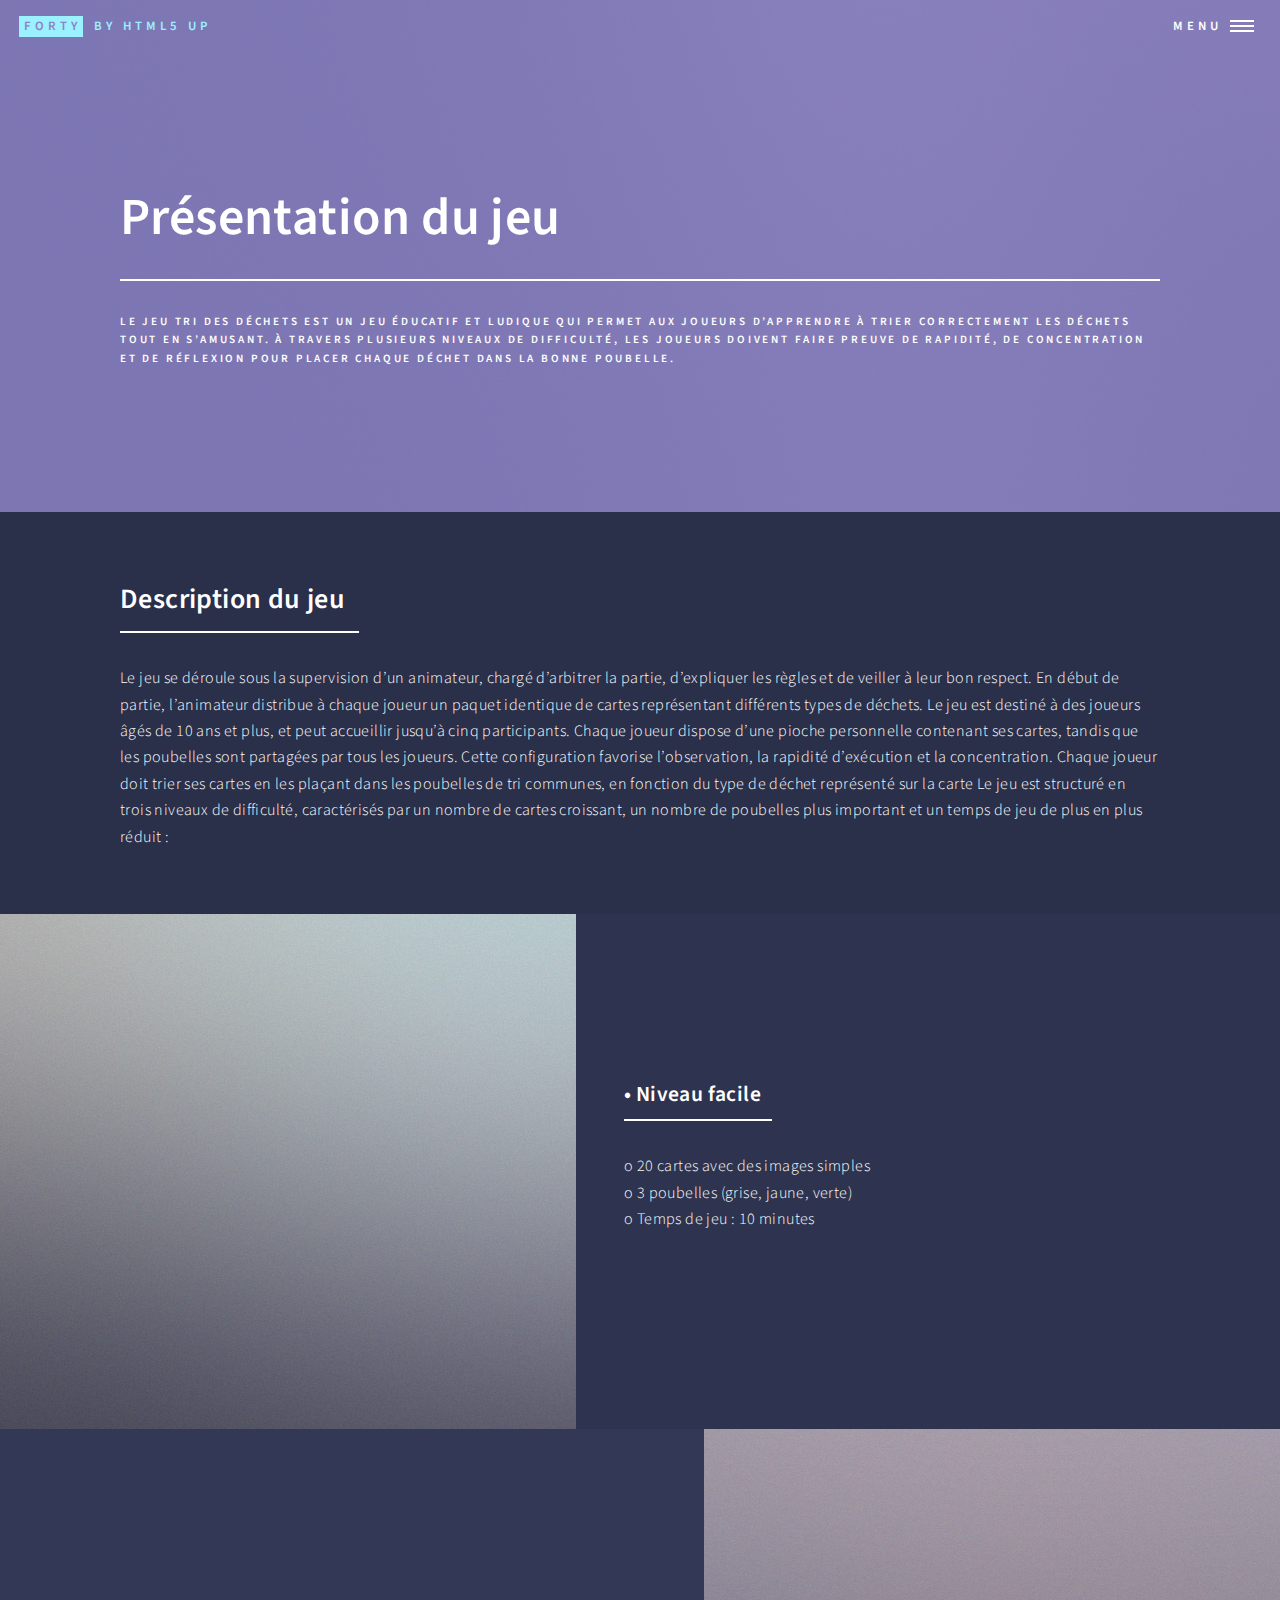
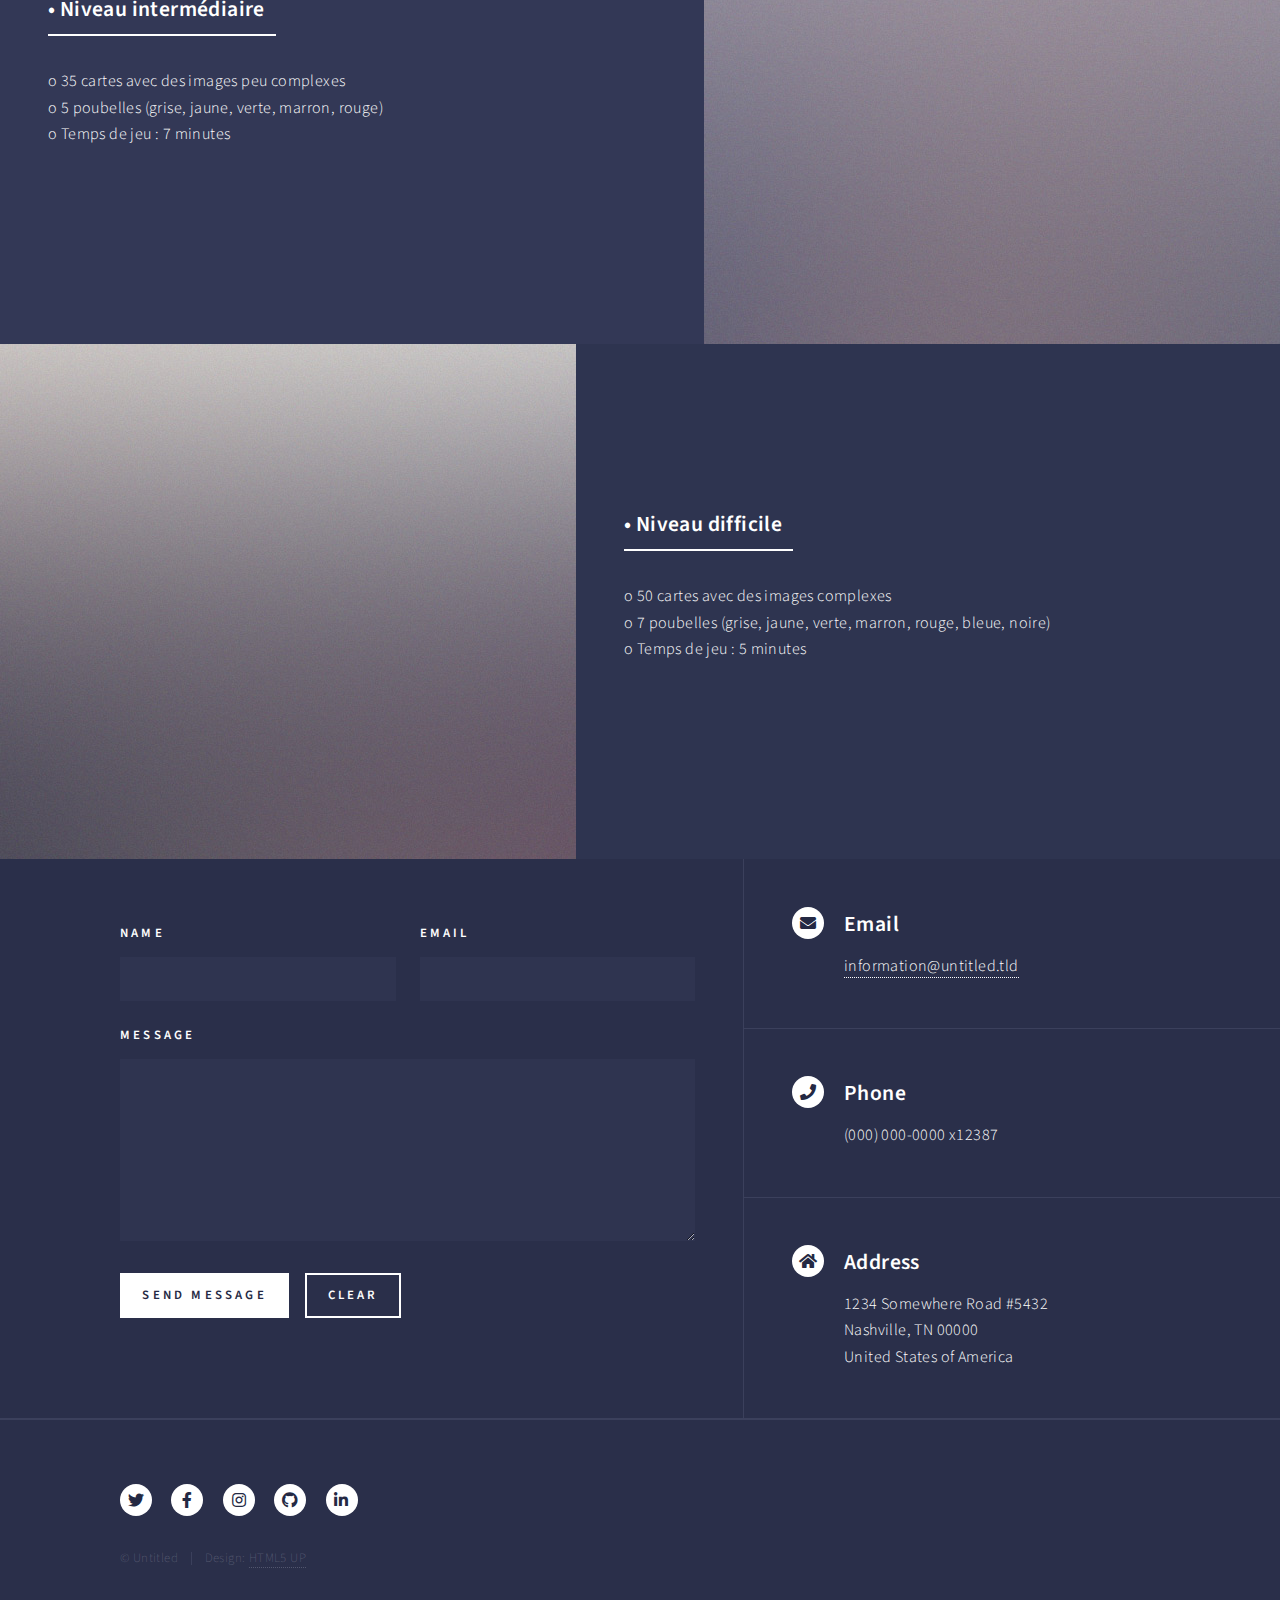
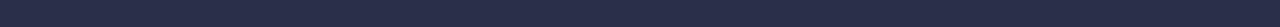
<file: equipe.html>
<!DOCTYPE HTML>
<!--
	Forty by HTML5 UP
	html5up.net | @ajlkn
	Free for personal and commercial use under the CCA 3.0 license (html5up.net/license)
-->
<html>
	<head>
		<title>Equipe - Forty by HTML5 UP</title>
		<meta charset="utf-8" />
		<meta name="viewport" content="width=device-width, initial-scale=1, user-scalable=no" />
		<link rel="stylesheet" href="assets/css/main.css" />
		<noscript><link rel="stylesheet" href="assets/css/noscript.css" /></noscript>
	</head>
	<body class="is-preload">

		<!-- Wrapper -->
			<div id="wrapper">

				<!-- Header -->
				<!-- Note: The "styleN" class below should match that of the banner element. -->
					<header id="header" class="alt style2">
						<a href="index.html" class="logo"><strong>Forty</strong> <span>by HTML5 UP</span></a>
						<nav>
							<a href="#menu">Menu</a>
						</nav>
					</header>

				<!-- Menu -->
					<nav id="menu">
						<ul class="links">
							<li><a href="index.html">Page d'accueil</a></li>
							<li><a href="landing.html">Origine du jeu</a></li>
							<li><a href="Description.html">Description du jeu</a></li>
							<li><a href="Regles.html">Règles du jeu</a></li>
							<li><a href="equipe.html">Présentation de notre équipe</a></li>
							<li><a href="materiel.html">Matériel</a></li>
						</ul>
						<ul class="actions stacked">
							<li><a href="#" class="button primary fit">Get Started</a></li>
						</ul>
					</nav>

				<!-- Banner -->
				<!-- Note: The "styleN" class below should match that of the header element. -->
					<section id="banner" class="style2">
						<div class="inner">
							<span class="image">
								<img src="images/pic07.jpg" alt="" />
							</span>
							<header class="major">
								<h1>Présentation du jeu </h1>
							</header>
							<div class="content">
								<p>Le jeu Tri des déchets est un jeu éducatif et ludique qui permet aux joueurs d’apprendre à trier correctement les déchets tout en s’amusant. À travers plusieurs niveaux de difficulté, les joueurs doivent faire preuve de rapidité, de concentration et de réflexion pour placer chaque déchet dans la bonne poubelle.</p>
							</div>
						</div>
					</section>

				<!-- Main -->
					<div id="main">

						<!-- One -->
							<section id="one">
								<div class="inner">
									<header class="major">
										<h2>Description du jeu</h2>
									</header>
									<p>Le jeu se déroule sous la supervision d’un animateur, chargé d’arbitrer la partie, d’expliquer les règles et de veiller à leur bon respect. En début de partie, l’animateur distribue à chaque joueur un paquet identique de cartes représentant différents types de déchets. Le jeu est destiné à des joueurs âgés de 10 ans et plus, et peut accueillir jusqu’à cinq participants.
Chaque joueur dispose d’une pioche personnelle contenant ses cartes, tandis que les poubelles sont partagées par tous les joueurs. Cette configuration favorise l’observation, la rapidité d’exécution et la concentration.

Chaque joueur doit trier ses cartes en les plaçant dans les poubelles de tri communes, en fonction du type de déchet représenté sur la carte
Le jeu est structuré en trois niveaux de difficulté, caractérisés par un nombre de cartes croissant, un nombre de poubelles plus important et un temps de jeu de plus en plus réduit :
</p>
									</div>
							</section>

						<!-- Two -->
							<section id="two" class="spotlights">
								<section>
									<a href="generic.html" class="image">
										<img src="images/pic08.jpg" alt="" data-position="center center" />
									</a>
									<div class="content">
										<div class="inner">
											<header class="major">
												<h3>•	Niveau facile</h3>
											</header>
											<p>o	20 cartes avec des images simples<br>
o	3 poubelles (grise, jaune, verte)<br>
o	Temps de jeu : 10 minutes<br>
</p>
											<ul class="actions">
												
											</ul>
										</div>
									</div>
								</section>
								<section>
									<a href="generic.html" class="image">
										<img src="images/pic09.jpg" alt="" data-position="top center" />
									</a>
									<div class="content">
										<div class="inner">
											<header class="major">
												<h3>•	Niveau intermédiaire</h3>
											</header>
											<p>o	35 cartes avec des images peu complexes<br>
o	5 poubelles (grise, jaune, verte, marron, rouge)<br>
o	Temps de jeu : 7 minutes<br>
</p>
											<ul class="actions">
												
											</ul>
										</div>
									</div>
								</section>
								<section>
									<a href="generic.html" class="image">
										<img src="images/pic10.jpg" alt="" data-position="25% 25%" />
									</a>
									<div class="content">
										<div class="inner">
											<header class="major">
												<h3>•	Niveau difficile</h3>
											</header>
											<p>o	50 cartes avec des images complexes<br>
o	7 poubelles (grise, jaune, verte, marron, rouge, bleue, noire)<br>
o	Temps de jeu : 5 minutes<br>
</p>
											<ul class="actions">
												
											</ul>
										</div>
									</div>
								</section>
							</section>

						

				<!-- Contact -->
					<section id="contact">
						<div class="inner">
							<section>
								<form method="post" action="#">
									<div class="fields">
										<div class="field half">
											<label for="name">Name</label>
											<input type="text" name="name" id="name" />
										</div>
										<div class="field half">
											<label for="email">Email</label>
											<input type="text" name="email" id="email" />
										</div>
										<div class="field">
											<label for="message">Message</label>
											<textarea name="message" id="message" rows="6"></textarea>
										</div>
									</div>
									<ul class="actions">
										<li><input type="submit" value="Send Message" class="primary" /></li>
										<li><input type="reset" value="Clear" /></li>
									</ul>
								</form>
							</section>
							<section class="split">
								<section>
									<div class="contact-method">
										<span class="icon solid alt fa-envelope"></span>
										<h3>Email</h3>
										<a href="#">information@untitled.tld</a>
									</div>
								</section>
								<section>
									<div class="contact-method">
										<span class="icon solid alt fa-phone"></span>
										<h3>Phone</h3>
										<span>(000) 000-0000 x12387</span>
									</div>
								</section>
								<section>
									<div class="contact-method">
										<span class="icon solid alt fa-home"></span>
										<h3>Address</h3>
										<span>1234 Somewhere Road #5432<br />
										Nashville, TN 00000<br />
										United States of America</span>
									</div>
								</section>
							</section>
						</div>
					</section>

				<!-- Footer -->
					<footer id="footer">
						<div class="inner">
							<ul class="icons">
								<li><a href="#" class="icon brands alt fa-twitter"><span class="label">Twitter</span></a></li>
								<li><a href="#" class="icon brands alt fa-facebook-f"><span class="label">Facebook</span></a></li>
								<li><a href="#" class="icon brands alt fa-instagram"><span class="label">Instagram</span></a></li>
								<li><a href="#" class="icon brands alt fa-github"><span class="label">GitHub</span></a></li>
								<li><a href="#" class="icon brands alt fa-linkedin-in"><span class="label">LinkedIn</span></a></li>
							</ul>
							<ul class="copyright">
								<li>&copy; Untitled</li><li>Design: <a href="https://html5up.net">HTML5 UP</a></li>
							</ul>
						</div>
					</footer>

			</div>

		<!-- Scripts -->
			<script src="assets/js/jquery.min.js"></script>
			<script src="assets/js/jquery.scrolly.min.js"></script>
			<script src="assets/js/jquery.scrollex.min.js"></script>
			<script src="assets/js/browser.min.js"></script>
			<script src="assets/js/breakpoints.min.js"></script>
			<script src="assets/js/util.js"></script>
			<script src="assets/js/main.js"></script>

	</body>
</html>
</file>
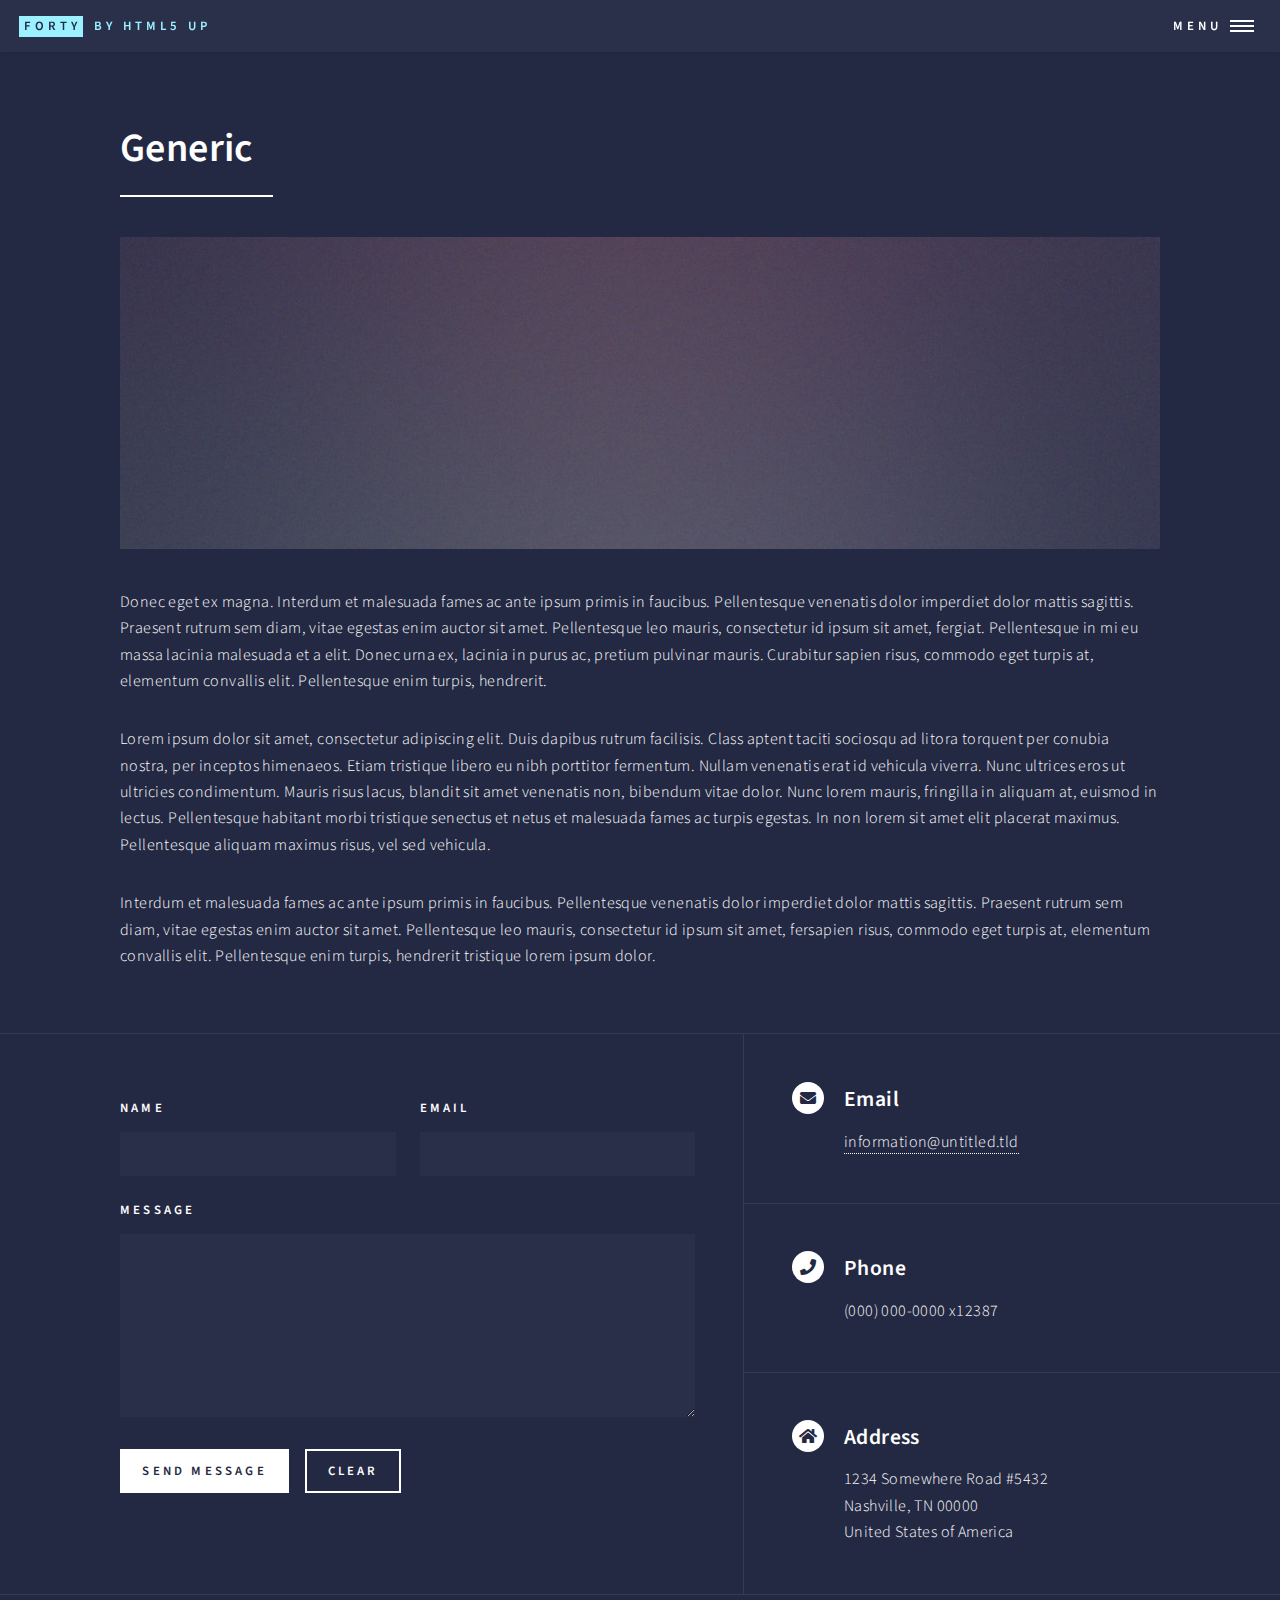
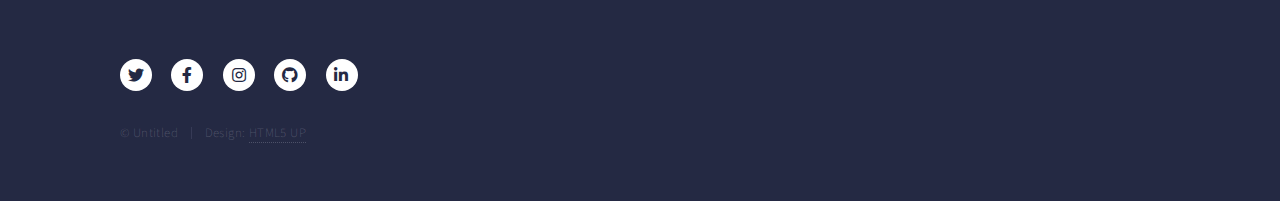
<file: generic.html>
<!DOCTYPE HTML>
<!--
	Forty by HTML5 UP
	html5up.net | @ajlkn
	Free for personal and commercial use under the CCA 3.0 license (html5up.net/license)
-->
<html>
	<head>
		<title>Generic - Forty by HTML5 UP</title>
		<meta charset="utf-8" />
		<meta name="viewport" content="width=device-width, initial-scale=1, user-scalable=no" />
		<link rel="stylesheet" href="assets/css/main.css" />
		<noscript><link rel="stylesheet" href="assets/css/noscript.css" /></noscript>
	</head>
	<body class="is-preload">

		<!-- Wrapper -->
			<div id="wrapper">

				<!-- Header -->
					<header id="header">
						<a href="index.html" class="logo"><strong>Forty</strong> <span>by HTML5 UP</span></a>
						<nav>
							<a href="#menu">Menu</a>
						</nav>
					</header>

				<!-- Menu -->
					<nav id="menu">
						<ul class="links">
							<li><a href="index.html">Home</a></li>
							<li><a href="landing.html">Landing</a></li>
							<li><a href="generic.html">Generic</a></li>
							<li><a href="elements.html">Elements</a></li>
						</ul>
						<ul class="actions stacked">
							<li><a href="#" class="button primary fit">Get Started</a></li>
							<li><a href="#" class="button fit">Log In</a></li>
						</ul>
					</nav>

				<!-- Main -->
					<div id="main" class="alt">

						<!-- One -->
							<section id="one">
								<div class="inner">
									<header class="major">
										<h1>Generic</h1>
									</header>
									<span class="image main"><img src="images/pic11.jpg" alt="" /></span>
									<p>Donec eget ex magna. Interdum et malesuada fames ac ante ipsum primis in faucibus. Pellentesque venenatis dolor imperdiet dolor mattis sagittis. Praesent rutrum sem diam, vitae egestas enim auctor sit amet. Pellentesque leo mauris, consectetur id ipsum sit amet, fergiat. Pellentesque in mi eu massa lacinia malesuada et a elit. Donec urna ex, lacinia in purus ac, pretium pulvinar mauris. Curabitur sapien risus, commodo eget turpis at, elementum convallis elit. Pellentesque enim turpis, hendrerit.</p>
									<p>Lorem ipsum dolor sit amet, consectetur adipiscing elit. Duis dapibus rutrum facilisis. Class aptent taciti sociosqu ad litora torquent per conubia nostra, per inceptos himenaeos. Etiam tristique libero eu nibh porttitor fermentum. Nullam venenatis erat id vehicula viverra. Nunc ultrices eros ut ultricies condimentum. Mauris risus lacus, blandit sit amet venenatis non, bibendum vitae dolor. Nunc lorem mauris, fringilla in aliquam at, euismod in lectus. Pellentesque habitant morbi tristique senectus et netus et malesuada fames ac turpis egestas. In non lorem sit amet elit placerat maximus. Pellentesque aliquam maximus risus, vel sed vehicula.</p>
									<p>Interdum et malesuada fames ac ante ipsum primis in faucibus. Pellentesque venenatis dolor imperdiet dolor mattis sagittis. Praesent rutrum sem diam, vitae egestas enim auctor sit amet. Pellentesque leo mauris, consectetur id ipsum sit amet, fersapien risus, commodo eget turpis at, elementum convallis elit. Pellentesque enim turpis, hendrerit tristique lorem ipsum dolor.</p>
								</div>
							</section>

					</div>

				<!-- Contact -->
					<section id="contact">
						<div class="inner">
							<section>
								<form method="post" action="#">
									<div class="fields">
										<div class="field half">
											<label for="name">Name</label>
											<input type="text" name="name" id="name" />
										</div>
										<div class="field half">
											<label for="email">Email</label>
											<input type="text" name="email" id="email" />
										</div>
										<div class="field">
											<label for="message">Message</label>
											<textarea name="message" id="message" rows="6"></textarea>
										</div>
									</div>
									<ul class="actions">
										<li><input type="submit" value="Send Message" class="primary" /></li>
										<li><input type="reset" value="Clear" /></li>
									</ul>
								</form>
							</section>
							<section class="split">
								<section>
									<div class="contact-method">
										<span class="icon solid alt fa-envelope"></span>
										<h3>Email</h3>
										<a href="#">information@untitled.tld</a>
									</div>
								</section>
								<section>
									<div class="contact-method">
										<span class="icon solid alt fa-phone"></span>
										<h3>Phone</h3>
										<span>(000) 000-0000 x12387</span>
									</div>
								</section>
								<section>
									<div class="contact-method">
										<span class="icon solid alt fa-home"></span>
										<h3>Address</h3>
										<span>1234 Somewhere Road #5432<br />
										Nashville, TN 00000<br />
										United States of America</span>
									</div>
								</section>
							</section>
						</div>
					</section>

				<!-- Footer -->
					<footer id="footer">
						<div class="inner">
							<ul class="icons">
								<li><a href="#" class="icon brands alt fa-twitter"><span class="label">Twitter</span></a></li>
								<li><a href="#" class="icon brands alt fa-facebook-f"><span class="label">Facebook</span></a></li>
								<li><a href="#" class="icon brands alt fa-instagram"><span class="label">Instagram</span></a></li>
								<li><a href="#" class="icon brands alt fa-github"><span class="label">GitHub</span></a></li>
								<li><a href="#" class="icon brands alt fa-linkedin-in"><span class="label">LinkedIn</span></a></li>
							</ul>
							<ul class="copyright">
								<li>&copy; Untitled</li><li>Design: <a href="https://html5up.net">HTML5 UP</a></li>
							</ul>
						</div>
					</footer>

			</div>

		<!-- Scripts -->
			<script src="assets/js/jquery.min.js"></script>
			<script src="assets/js/jquery.scrolly.min.js"></script>
			<script src="assets/js/jquery.scrollex.min.js"></script>
			<script src="assets/js/browser.min.js"></script>
			<script src="assets/js/breakpoints.min.js"></script>
			<script src="assets/js/util.js"></script>
			<script src="assets/js/main.js"></script>

	</body>
</html>
</file>
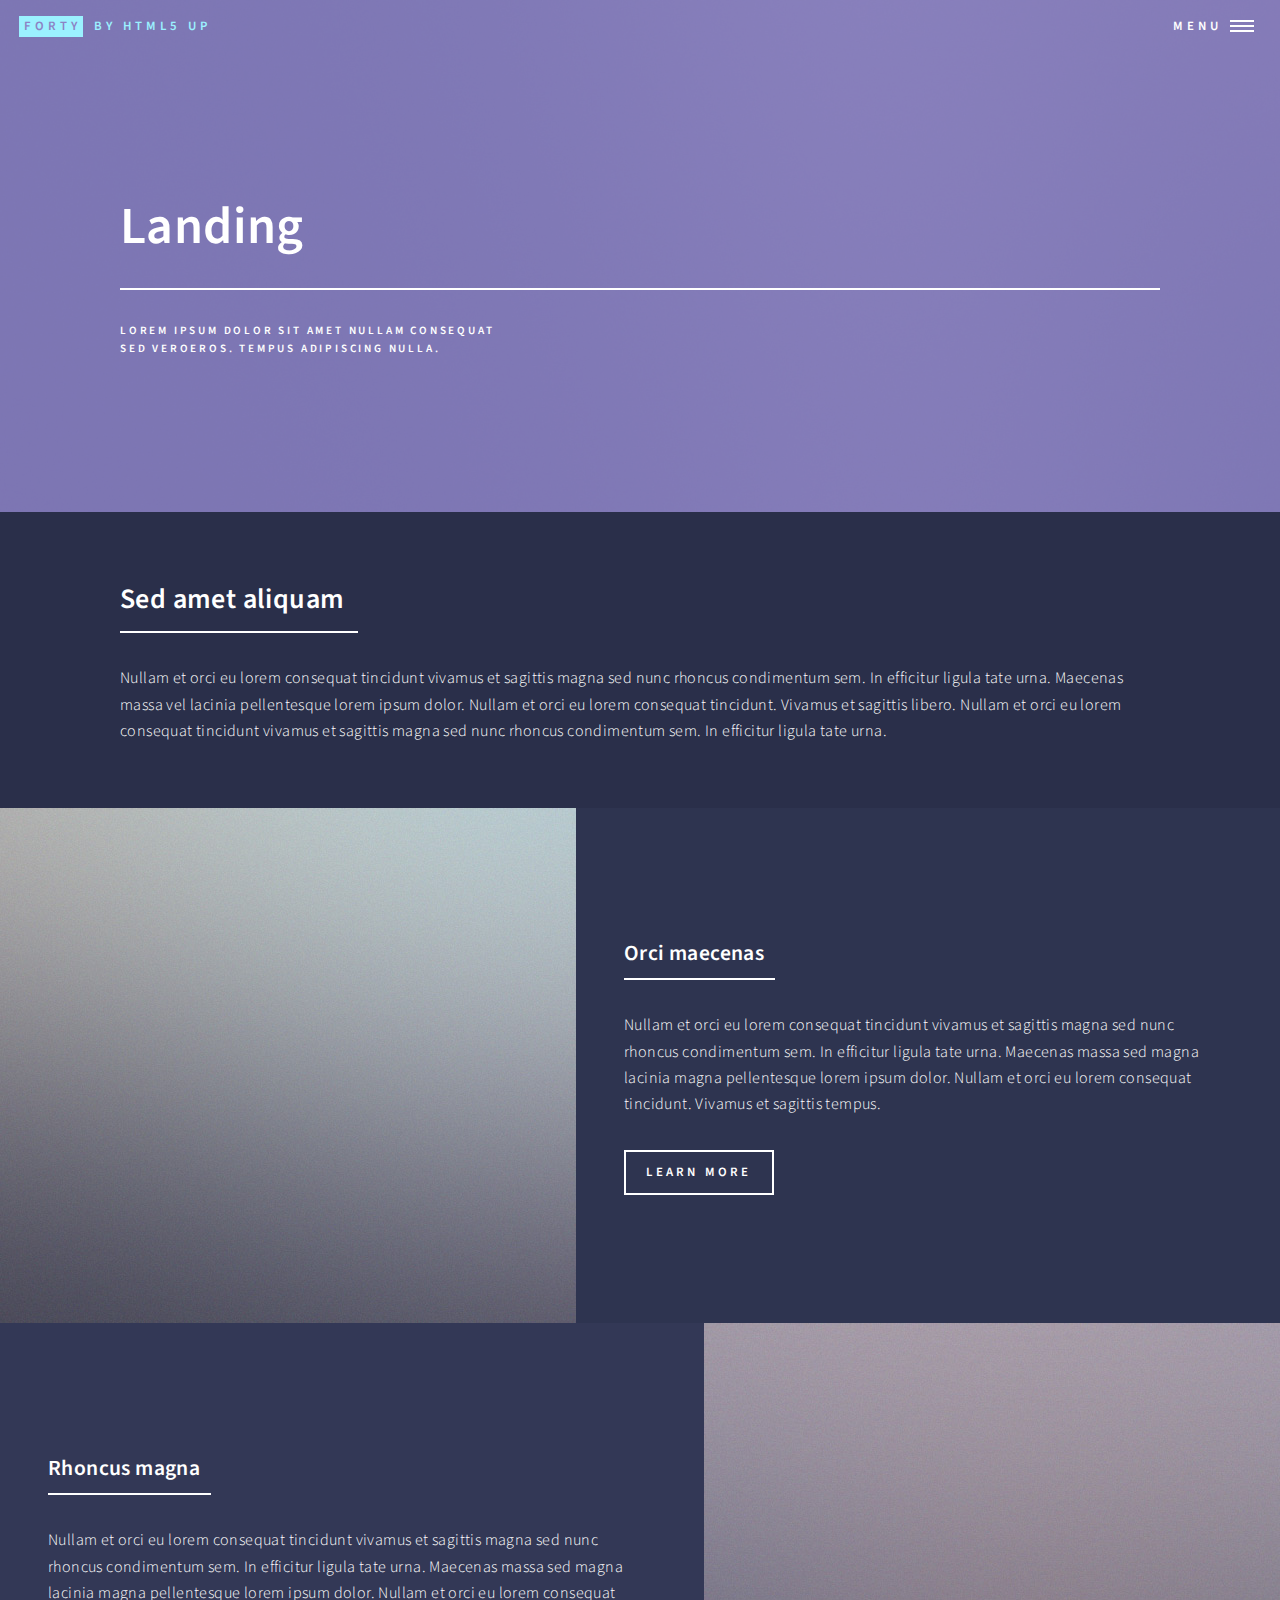
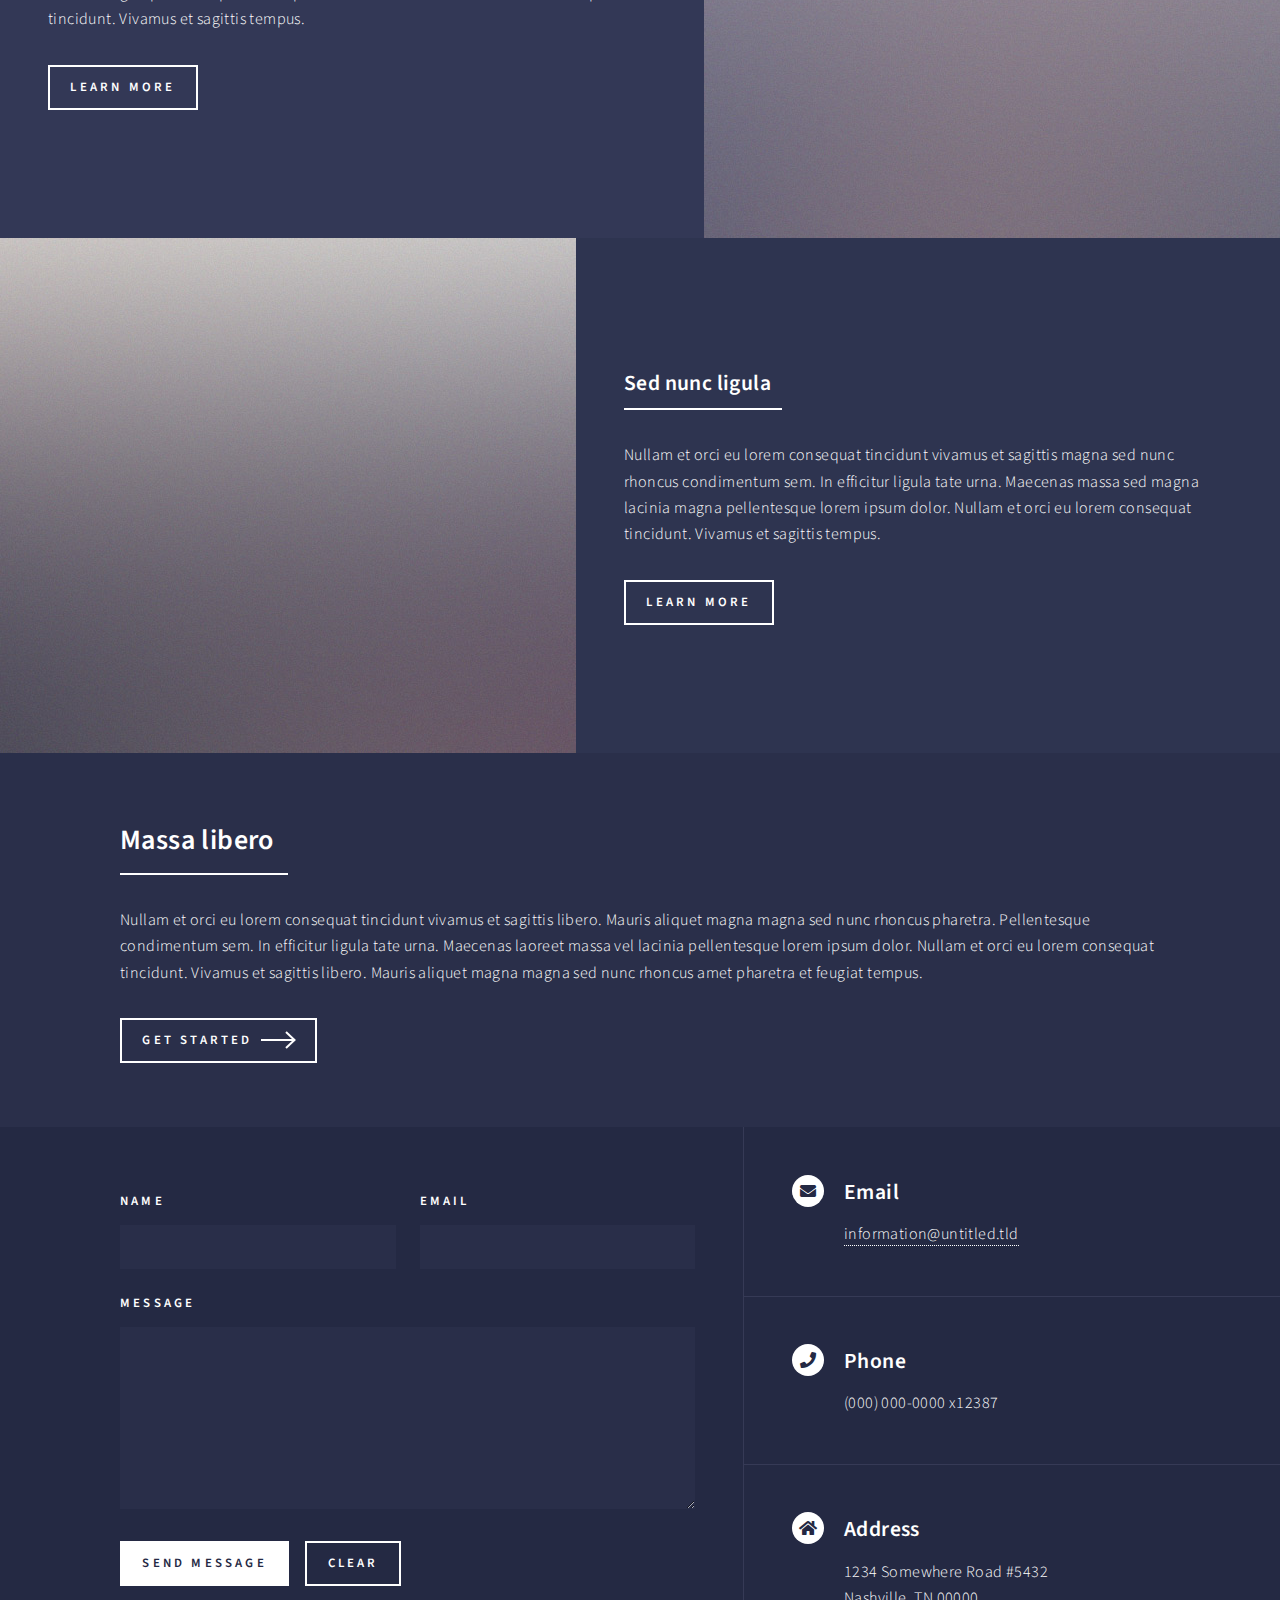
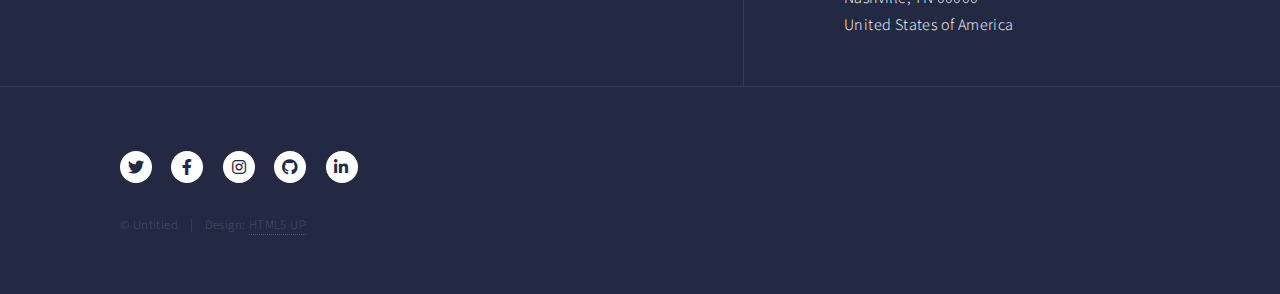
<file: landing.html>
<!DOCTYPE HTML>
<!--
	Forty by HTML5 UP
	html5up.net | @ajlkn
	Free for personal and commercial use under the CCA 3.0 license (html5up.net/license)
-->
<html>
	<head>
		<title>Landing - Forty by HTML5 UP</title>
		<meta charset="utf-8" />
		<meta name="viewport" content="width=device-width, initial-scale=1, user-scalable=no" />
		<link rel="stylesheet" href="assets/css/main.css" />
		<noscript><link rel="stylesheet" href="assets/css/noscript.css" /></noscript>
	</head>
	<body class="is-preload">

		<!-- Wrapper -->
			<div id="wrapper">

				<!-- Header -->
				<!-- Note: The "styleN" class below should match that of the banner element. -->
					<header id="header" class="alt style2">
						<a href="index.html" class="logo"><strong>Forty</strong> <span>by HTML5 UP</span></a>
						<nav>
							<a href="#menu">Menu</a>
						</nav>
					</header>

				<!-- Menu -->
					<nav id="menu">
						<ul class="links">
							<li><a href="index.html">Home</a></li>
							<li><a href="landing.html">Landing</a></li>
							<li><a href="generic.html">Generic</a></li>
							<li><a href="elements.html">Elements</a></li>
						</ul>
						<ul class="actions stacked">
							<li><a href="#" class="button primary fit">Get Started</a></li>
							<li><a href="#" class="button fit">Log In</a></li>
						</ul>
					</nav>

				<!-- Banner -->
				<!-- Note: The "styleN" class below should match that of the header element. -->
					<section id="banner" class="style2">
						<div class="inner">
							<span class="image">
								<img src="images/pic07.jpg" alt="" />
							</span>
							<header class="major">
								<h1>Landing</h1>
							</header>
							<div class="content">
								<p>Lorem ipsum dolor sit amet nullam consequat<br />
								sed veroeros. tempus adipiscing nulla.</p>
							</div>
						</div>
					</section>

				<!-- Main -->
					<div id="main">

						<!-- One -->
							<section id="one">
								<div class="inner">
									<header class="major">
										<h2>Sed amet aliquam</h2>
									</header>
									<p>Nullam et orci eu lorem consequat tincidunt vivamus et sagittis magna sed nunc rhoncus condimentum sem. In efficitur ligula tate urna. Maecenas massa vel lacinia pellentesque lorem ipsum dolor. Nullam et orci eu lorem consequat tincidunt. Vivamus et sagittis libero. Nullam et orci eu lorem consequat tincidunt vivamus et sagittis magna sed nunc rhoncus condimentum sem. In efficitur ligula tate urna.</p>
								</div>
							</section>

						<!-- Two -->
							<section id="two" class="spotlights">
								<section>
									<a href="generic.html" class="image">
										<img src="images/pic08.jpg" alt="" data-position="center center" />
									</a>
									<div class="content">
										<div class="inner">
											<header class="major">
												<h3>Orci maecenas</h3>
											</header>
											<p>Nullam et orci eu lorem consequat tincidunt vivamus et sagittis magna sed nunc rhoncus condimentum sem. In efficitur ligula tate urna. Maecenas massa sed magna lacinia magna pellentesque lorem ipsum dolor. Nullam et orci eu lorem consequat tincidunt. Vivamus et sagittis tempus.</p>
											<ul class="actions">
												<li><a href="generic.html" class="button">Learn more</a></li>
											</ul>
										</div>
									</div>
								</section>
								<section>
									<a href="generic.html" class="image">
										<img src="images/pic09.jpg" alt="" data-position="top center" />
									</a>
									<div class="content">
										<div class="inner">
											<header class="major">
												<h3>Rhoncus magna</h3>
											</header>
											<p>Nullam et orci eu lorem consequat tincidunt vivamus et sagittis magna sed nunc rhoncus condimentum sem. In efficitur ligula tate urna. Maecenas massa sed magna lacinia magna pellentesque lorem ipsum dolor. Nullam et orci eu lorem consequat tincidunt. Vivamus et sagittis tempus.</p>
											<ul class="actions">
												<li><a href="generic.html" class="button">Learn more</a></li>
											</ul>
										</div>
									</div>
								</section>
								<section>
									<a href="generic.html" class="image">
										<img src="images/pic10.jpg" alt="" data-position="25% 25%" />
									</a>
									<div class="content">
										<div class="inner">
											<header class="major">
												<h3>Sed nunc ligula</h3>
											</header>
											<p>Nullam et orci eu lorem consequat tincidunt vivamus et sagittis magna sed nunc rhoncus condimentum sem. In efficitur ligula tate urna. Maecenas massa sed magna lacinia magna pellentesque lorem ipsum dolor. Nullam et orci eu lorem consequat tincidunt. Vivamus et sagittis tempus.</p>
											<ul class="actions">
												<li><a href="generic.html" class="button">Learn more</a></li>
											</ul>
										</div>
									</div>
								</section>
							</section>

						<!-- Three -->
							<section id="three">
								<div class="inner">
									<header class="major">
										<h2>Massa libero</h2>
									</header>
									<p>Nullam et orci eu lorem consequat tincidunt vivamus et sagittis libero. Mauris aliquet magna magna sed nunc rhoncus pharetra. Pellentesque condimentum sem. In efficitur ligula tate urna. Maecenas laoreet massa vel lacinia pellentesque lorem ipsum dolor. Nullam et orci eu lorem consequat tincidunt. Vivamus et sagittis libero. Mauris aliquet magna magna sed nunc rhoncus amet pharetra et feugiat tempus.</p>
									<ul class="actions">
										<li><a href="generic.html" class="button next">Get Started</a></li>
									</ul>
								</div>
							</section>

					</div>

				<!-- Contact -->
					<section id="contact">
						<div class="inner">
							<section>
								<form method="post" action="#">
									<div class="fields">
										<div class="field half">
											<label for="name">Name</label>
											<input type="text" name="name" id="name" />
										</div>
										<div class="field half">
											<label for="email">Email</label>
											<input type="text" name="email" id="email" />
										</div>
										<div class="field">
											<label for="message">Message</label>
											<textarea name="message" id="message" rows="6"></textarea>
										</div>
									</div>
									<ul class="actions">
										<li><input type="submit" value="Send Message" class="primary" /></li>
										<li><input type="reset" value="Clear" /></li>
									</ul>
								</form>
							</section>
							<section class="split">
								<section>
									<div class="contact-method">
										<span class="icon solid alt fa-envelope"></span>
										<h3>Email</h3>
										<a href="#">information@untitled.tld</a>
									</div>
								</section>
								<section>
									<div class="contact-method">
										<span class="icon solid alt fa-phone"></span>
										<h3>Phone</h3>
										<span>(000) 000-0000 x12387</span>
									</div>
								</section>
								<section>
									<div class="contact-method">
										<span class="icon solid alt fa-home"></span>
										<h3>Address</h3>
										<span>1234 Somewhere Road #5432<br />
										Nashville, TN 00000<br />
										United States of America</span>
									</div>
								</section>
							</section>
						</div>
					</section>

				<!-- Footer -->
					<footer id="footer">
						<div class="inner">
							<ul class="icons">
								<li><a href="#" class="icon brands alt fa-twitter"><span class="label">Twitter</span></a></li>
								<li><a href="#" class="icon brands alt fa-facebook-f"><span class="label">Facebook</span></a></li>
								<li><a href="#" class="icon brands alt fa-instagram"><span class="label">Instagram</span></a></li>
								<li><a href="#" class="icon brands alt fa-github"><span class="label">GitHub</span></a></li>
								<li><a href="#" class="icon brands alt fa-linkedin-in"><span class="label">LinkedIn</span></a></li>
							</ul>
							<ul class="copyright">
								<li>&copy; Untitled</li><li>Design: <a href="https://html5up.net">HTML5 UP</a></li>
							</ul>
						</div>
					</footer>

			</div>

		<!-- Scripts -->
			<script src="assets/js/jquery.min.js"></script>
			<script src="assets/js/jquery.scrolly.min.js"></script>
			<script src="assets/js/jquery.scrollex.min.js"></script>
			<script src="assets/js/browser.min.js"></script>
			<script src="assets/js/breakpoints.min.js"></script>
			<script src="assets/js/util.js"></script>
			<script src="assets/js/main.js"></script>

	</body>
</html>
</file>
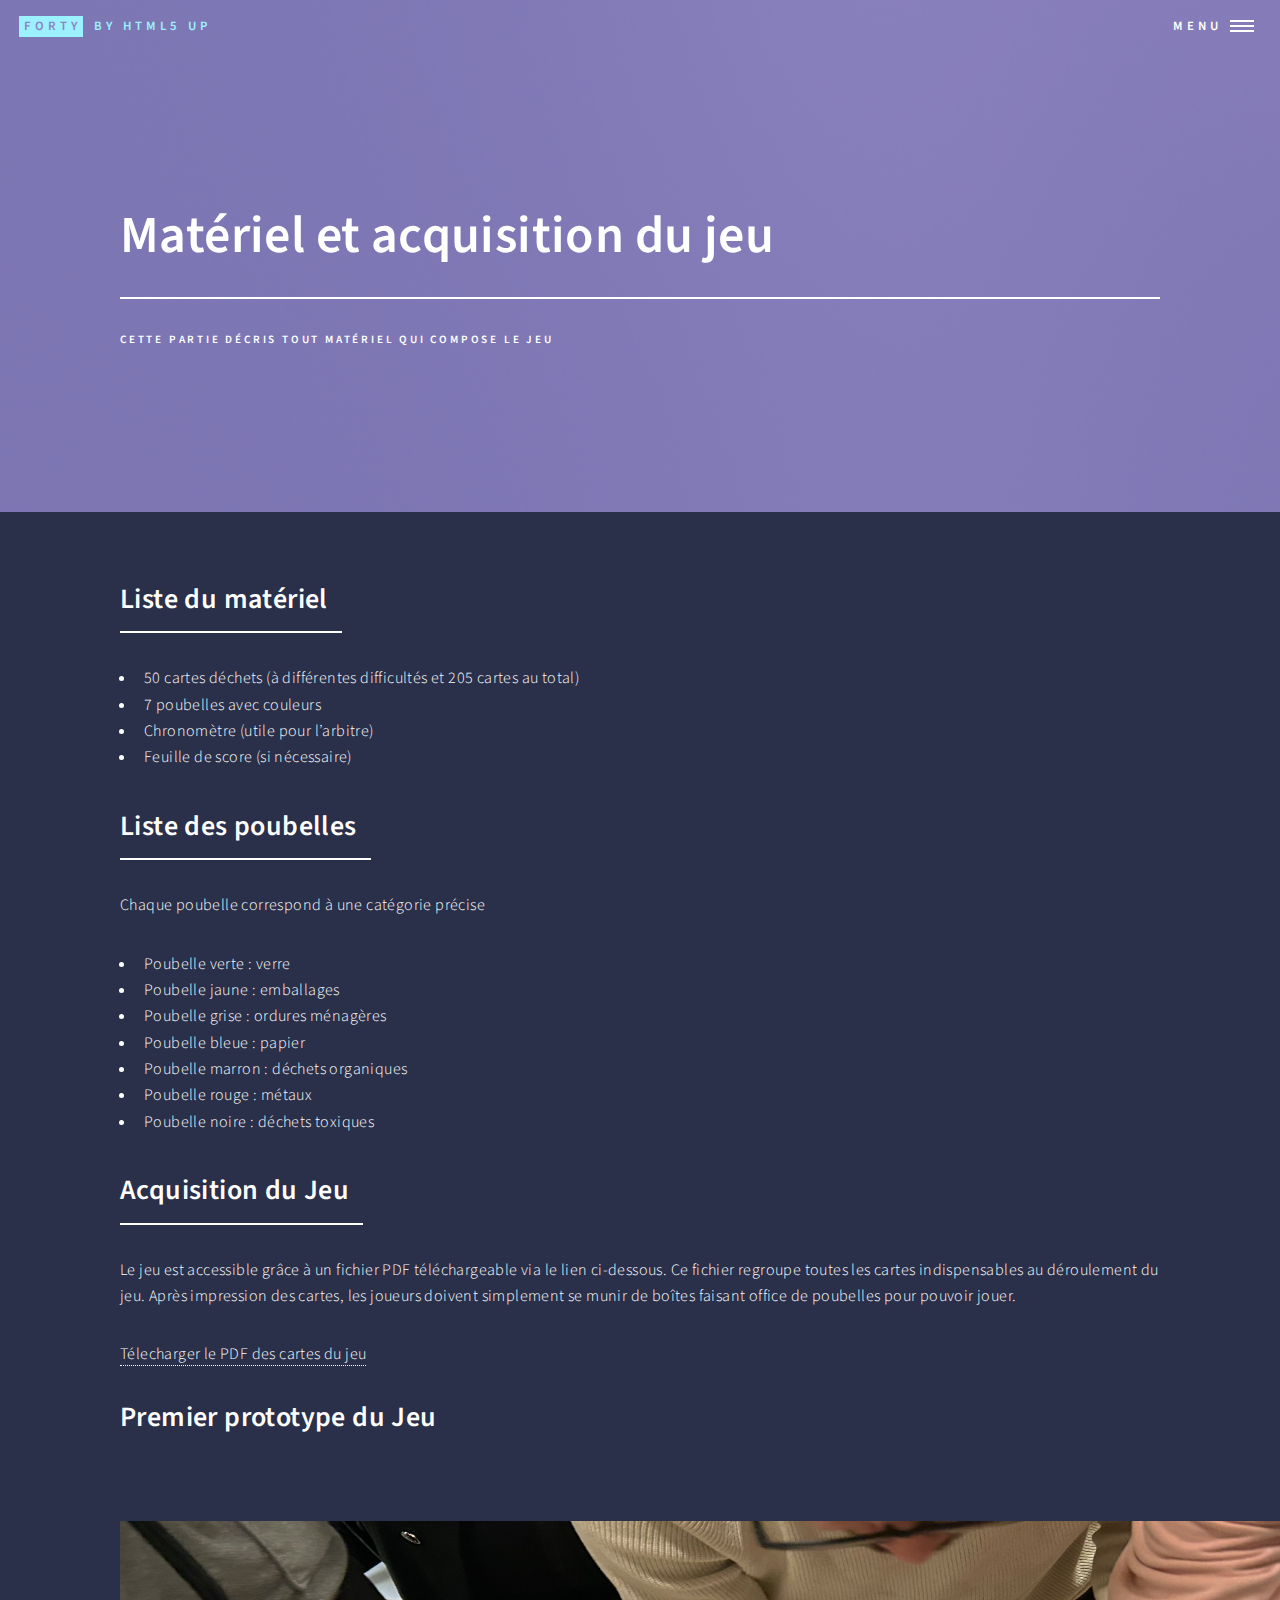
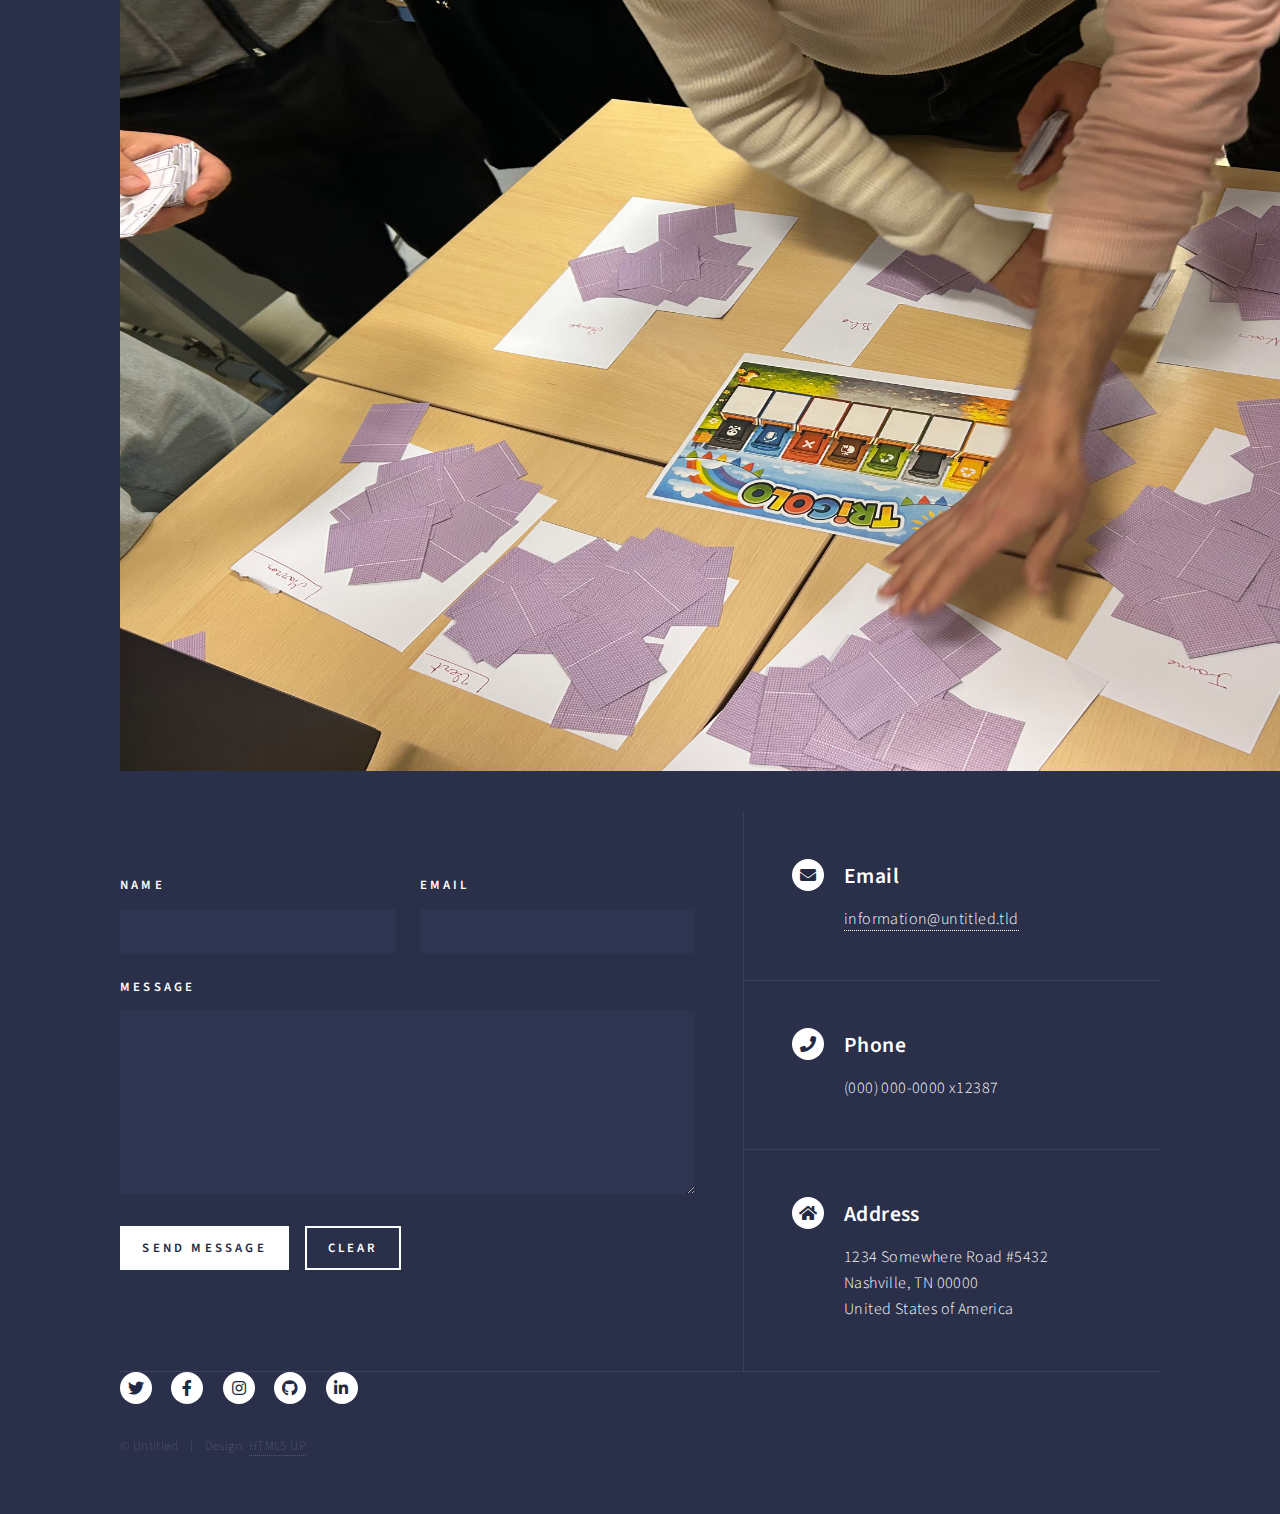
<file: materiel.html>
<!DOCTYPE HTML>
<!--
	Forty by HTML5 UP
	html5up.net | @ajlkn
	Free for personal and commercial use under the CCA 3.0 license (html5up.net/license)
-->
<html>
	<head>
		<title>Materiel - Forty by HTML5 UP</title>
		<meta charset="utf-8" />
		<meta name="viewport" content="width=device-width, initial-scale=1, user-scalable=no" />
		<link rel="stylesheet" href="assets/css/main.css" />
		<noscript><link rel="stylesheet" href="assets/css/noscript.css" /></noscript>
	</head>
	<body class="is-preload">

		<!-- Wrapper -->
			<div id="wrapper">

				<!-- Header -->
				<!-- Note: The "styleN" class below should match that of the banner element. -->
					<header id="header" class="alt style2">
						<a href="index.html" class="logo"><strong>Forty</strong> <span>by HTML5 UP</span></a>
						<nav>
							<a href="#menu">Menu</a>
						</nav>
					</header>

				<!-- Menu -->
					<nav id="menu">
						<ul class="links">
							<li><a href="index.html">Page d'accueil</a></li>
							<li><a href="landing.html">Origine du jeu</a></li>
							<li><a href="Description.html">Description du jeu</a></li>
							<li><a href="Regles.html">Règles du jeu</a></li>
							<li><a href="equipe.html">Présentation de notre équipe</a></li>
							<li><a href="materiel.html">Matériel</a></li>
						</ul>
						<ul class="actions stacked">
							<li><a href="#" class="button primary fit">Get Started</a></li>
						</ul>
					</nav>

				<!-- Banner -->
				<!-- Note: The "styleN" class below should match that of the header element. -->
					<section id="banner" class="style2">
						<div class="inner">
							<span class="image">
								<img src="images/pic07.jpg" alt="" />
							</span>
							<header class="major">
								<h1>Matériel et acquisition du jeu </h1>
							</header>
							<div class="content">
								<p>Cette partie décris tout matériel qui compose le jeu </p>
                                

</p>
							</div>
						</div>
					</section>

				<!-- Main -->
					<div id="main">

						<!-- One -->
							<section id="one">
								<div class="inner">
									<header class="major">
										<h2>Liste du matériel</h2>
									</header>
                                    <ul>
										<li> 50 cartes déchets (à différentes difficultés et 205 cartes au total)</li>
                                            <li> 7 poubelles avec couleurs </li>
                                            <li> Chronomètre (utile pour l’arbitre)</li>
                                            <li> Feuille de score (si nécessaire)</li>
                                    </ul>  
                                     							<section id="one">
								<div class="inner">
									<header class="major">
                                         <h2 >Liste des poubelles </h2>
                                         </header>
                                         <p>Chaque poubelle correspond à une catégorie précise</p>
                                            <ul>
                                                 <li>	Poubelle verte : verre</li>
                                                 <li>	Poubelle jaune : emballages</li>
                                                <li>	Poubelle grise : ordures ménagères</li>
                                                <li>	Poubelle bleue : papier</li>
                                                <li>	Poubelle marron : déchets organiques</li>
                                                <li>	Poubelle rouge : métaux</li>
                                                <li>	Poubelle noire : déchets toxiques</li>
                                            </ul>
                        <!-- Two -->
							<section id="two" class="spotlights">
                                 <div class="inner">
									<header class="major">
                                         <h2 class="ii" >Acquisition du Jeu </h2>
                                         </header>
                                         <p>Le jeu est accessible grâce à un fichier PDF téléchargeable via le lien ci-dessous. Ce fichier regroupe toutes les cartes indispensables au déroulement du jeu. Après impression des cartes, les joueurs doivent simplement se munir de boîtes faisant office de poubelles pour pouvoir jouer.</p>
                                         <a class="ii" href="cartes_du_projet.pdf" target="_blank">Télecharger le PDF des cartes du jeu</a>
										  <br><br>
										   <h2 class="ii" >Premier prototype du  Jeu </h2>
										   <br><br>
										   <img src="images/images pour le site/maquette.jpeg" alt="" width="1500px" height="850px"/>
										 
									</div>
							</section>
									<p></p>
									</div>
							</section>

	

				<!-- Contact -->
					<section id="contact">
						<div class="inner">
							<section>
								<form method="post" action="#">
									<div class="fields">
										<div class="field half">
											<label for="name">Name</label>
											<input type="text" name="name" id="name" />
										</div>
										<div class="field half">
											<label for="email">Email</label>
											<input type="text" name="email" id="email" />
										</div>
										<div class="field">
											<label for="message">Message</label>
											<textarea name="message" id="message" rows="6"></textarea>
										</div>
									</div>
									<ul class="actions">
										<li><input type="submit" value="Send Message" class="primary" /></li>
										<li><input type="reset" value="Clear" /></li>
									</ul>
								</form>
							</section>
							<section class="split">
								<section>
									<div class="contact-method">
										<span class="icon solid alt fa-envelope"></span>
										<h3>Email</h3>
										<a href="#">information@untitled.tld</a>
									</div>
								</section>
								<section>
									<div class="contact-method">
										<span class="icon solid alt fa-phone"></span>
										<h3>Phone</h3>
										<span>(000) 000-0000 x12387</span>
									</div>
								</section>
								<section>
									<div class="contact-method">
										<span class="icon solid alt fa-home"></span>
										<h3>Address</h3>
										<span>1234 Somewhere Road #5432<br />
										Nashville, TN 00000<br />
										United States of America</span>
									</div>
								</section>
							</section>
						</div>
					</section>

				<!-- Footer -->
					<footer id="footer">
						<div class="inner">
							<ul class="icons">
								<li><a href="#" class="icon brands alt fa-twitter"><span class="label">Twitter</span></a></li>
								<li><a href="#" class="icon brands alt fa-facebook-f"><span class="label">Facebook</span></a></li>
								<li><a href="#" class="icon brands alt fa-instagram"><span class="label">Instagram</span></a></li>
								<li><a href="#" class="icon brands alt fa-github"><span class="label">GitHub</span></a></li>
								<li><a href="#" class="icon brands alt fa-linkedin-in"><span class="label">LinkedIn</span></a></li>
							</ul>
							<ul class="copyright">
								<li>&copy; Untitled</li><li>Design: <a href="https://html5up.net">HTML5 UP</a></li>
							</ul>
						</div>
					</footer>

			</div>

		<!-- Scripts -->
			<script src="assets/js/jquery.min.js"></script>
			<script src="assets/js/jquery.scrolly.min.js"></script>
			<script src="assets/js/jquery.scrollex.min.js"></script>
			<script src="assets/js/browser.min.js"></script>
			<script src="assets/js/breakpoints.min.js"></script>
			<script src="assets/js/util.js"></script>
			<script src="assets/js/main.js"></script>

	</body>
</html>
</file>
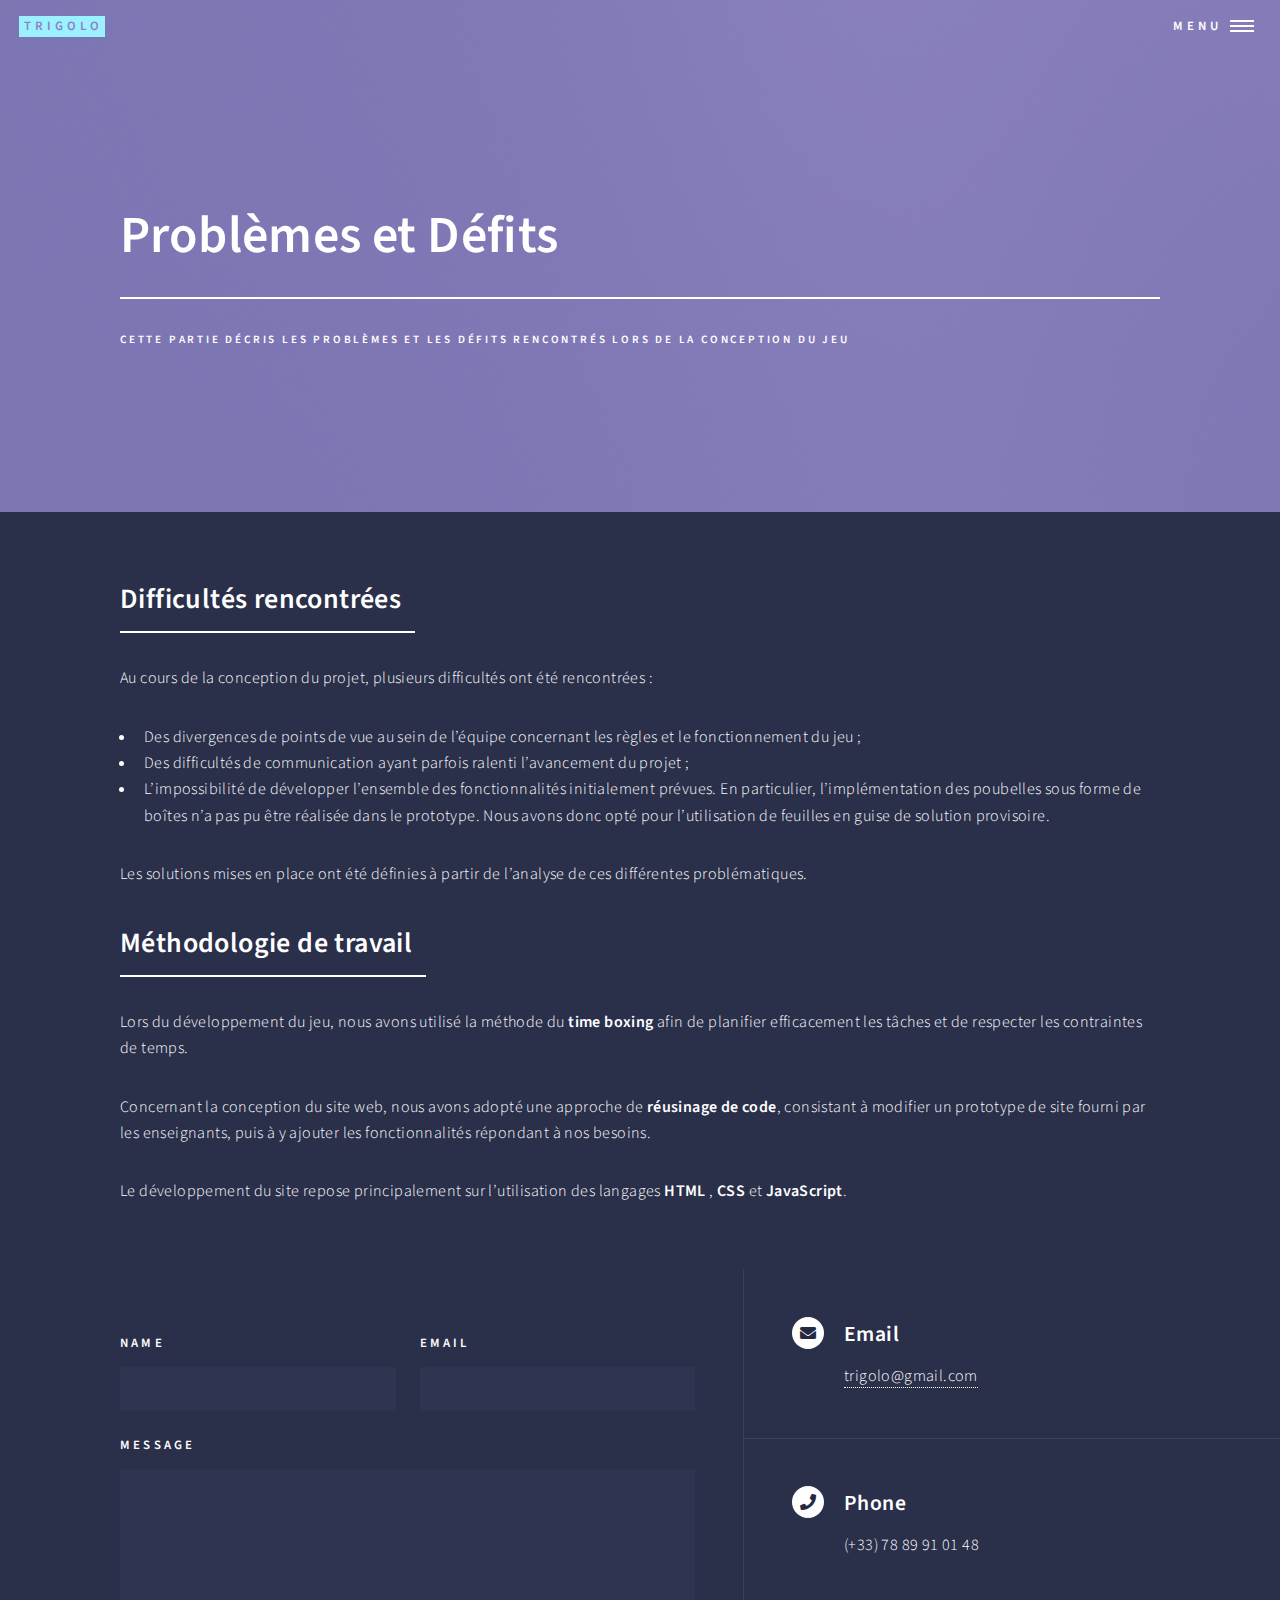
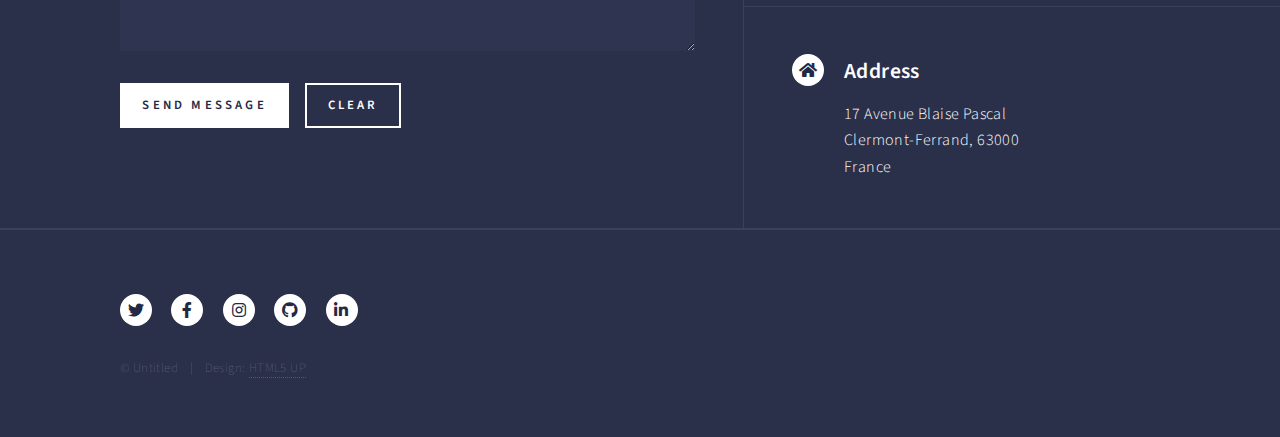
<file: prob.html>
<!DOCTYPE HTML>
<!--
	Forty by HTML5 UP
	html5up.net | @ajlkn
	Free for personal and commercial use under the CCA 3.0 license (html5up.net/license)
-->
<html>
	<head>
		<title>Problèmes</title>
		<meta charset="utf-8" />
		<meta name="viewport" content="width=device-width, initial-scale=1, user-scalable=no" />
		<link rel="stylesheet" href="assets/css/main.css" />
		<noscript><link rel="stylesheet" href="assets/css/noscript.css" /></noscript>
	</head>
	<body class="is-preload">

		<!-- Wrapper -->
			<div id="wrapper">

				<!-- Header -->
				<!-- Note: The "styleN" class below should match that of the banner element. -->
					<header id="header" class="alt style2">
						<a href="index.html" class="logo"><strong>TRIGOLO</strong> </a>
						<nav>
							<a href="#menu">Menu</a>
						</nav>
					</header>

				<!-- Menu -->
					<nav id="menu">
						<ul class="links">
							<li><a href="index.html">Page d'accueil</a></li>
							<li><a href="landing.html">Origine du jeu</a></li>
							<li><a href="Description.html">Description du jeu</a></li>
							<li><a href="Regles.html">Règles du jeu</a></li>
							<li><a href="equipe.html">Présentation de notre équipe</a></li>
							<li><a href="materiel.html">Matériel</a></li>
						</ul>
						<ul class="actions stacked">
							<li><a href="#" class="button primary fit">Get Started</a></li>
						</ul>
					</nav>

				<!-- Banner -->
				<!-- Note: The "styleN" class below should match that of the header element. -->
					<section id="banner" class="style2">
						<div class="inner">
							<span class="image">
								<img src="images/pic07.jpg" alt="" />
							</span>
							<header class="major">
								<h1>Problèmes et Défits </h1>
							</header>
							<div class="content">
								<p>Cette partie décris les problèmes et les défits rencontrés lors de la conception du jeu </p>
                                

</p>
							</div>
						</div>
					</section>

				<!-- Main -->
					<div id="main">

						<!-- One -->
							<section id="one" class="spotlights">
                                 <div class="inner">
									<header class="major">
                                         <h2 class="ii" >Difficultés rencontrées</h2>
                                         </header>
										 <section id="difficultes">
  <p>
    Au cours de la conception du projet, plusieurs difficultés ont été rencontrées :
  </p>
  <ul>
    <li>
      Des divergences de points de vue au sein de l’équipe concernant les règles et le fonctionnement du jeu ;
    </li>
    <li>
      Des difficultés de communication ayant parfois ralenti l’avancement du projet ;
    </li>
    <li>
      L’impossibilité de développer l’ensemble des fonctionnalités initialement prévues. 
      En particulier, l’implémentation des poubelles sous forme de boîtes n’a pas pu être réalisée dans le prototype. 
      Nous avons donc opté pour l’utilisation de feuilles en guise de solution provisoire.
    </li>
  </ul>
  <p>
    Les solutions mises en place ont été définies à partir de l’analyse de ces différentes problématiques.
  </p>
</section>
							<section id="two" class="spotlights">
                                 <div class="inner">
									<header class="major">
                                         <h2 class="ii" >Méthodologie de travail</h2>
                                         </header>
<section id="methodologie">
  <p>
    Lors du développement du jeu, nous avons utilisé la méthode du <strong>time boxing</strong> 
    afin de planifier efficacement les tâches et de respecter les contraintes de temps.
  </p>
  <p>
    Concernant la conception du site web, nous avons adopté une approche de 
    <strong>réusinage de code</strong>, consistant à modifier un prototype de site fourni par les enseignants,
    puis à y ajouter les fonctionnalités répondant à nos besoins.
  </p>
  <p>
    Le développement du site repose principalement sur l’utilisation des langages 
    <strong>HTML</strong> , <strong>CSS</strong> et <strong>JavaScript</strong>.
  </p>
</section>

									</div>
							</section>
									<p></p>
									</div>
							</section>

	

				<!-- Contact -->
					<section id="contact">
						<div class="inner">
							<section>
								<form method="post" action="#">
									<div class="fields">
										<div class="field half">
											<label for="name">Name</label>
											<input type="text" name="name" id="name" />
										</div>
										<div class="field half">
											<label for="email">Email</label>
											<input type="text" name="email" id="email" />
										</div>
										<div class="field">
											<label for="message">Message</label>
											<textarea name="message" id="message" rows="6"></textarea>
										</div>
									</div>
									<ul class="actions">
										<li><input type="submit" value="Send Message" class="primary" /></li>
										<li><input type="reset" value="Clear" /></li>
									</ul>
								</form>
							</section>
							<section class="split">
								<section>
									<div class="contact-method">
										<span class="icon solid alt fa-envelope"></span>
										<h3>Email</h3>
										<a href="#">trigolo@gmail.com</a>
									</div>
								</section>
								<section>
									<div class="contact-method">
										<span class="icon solid alt fa-phone"></span>
										<h3>Phone</h3>
										<span>(+33) 78 89 91 01 48</span>
									</div>
								</section>
								<section>
									<div class="contact-method">
										<span class="icon solid alt fa-home"></span>
										<h3>Address</h3>
										<span>17 Avenue Blaise Pascal<br />
										Clermont-Ferrand, 63000<br />
										France</span>
									</div>
								</section>
							</section>
						</div>
					</section>

				<!-- Footer -->
					<footer id="footer">
						<div class="inner">
							<ul class="icons">
								<li><a href="#" class="icon brands alt fa-twitter"><span class="label">Twitter</span></a></li>
								<li><a href="#" class="icon brands alt fa-facebook-f"><span class="label">Facebook</span></a></li>
								<li><a href="#" class="icon brands alt fa-instagram"><span class="label">Instagram</span></a></li>
								<li><a href="#" class="icon brands alt fa-github"><span class="label">GitHub</span></a></li>
								<li><a href="#" class="icon brands alt fa-linkedin-in"><span class="label">LinkedIn</span></a></li>
							</ul>
							<ul class="copyright">
								<li>&copy; Untitled</li><li>Design: <a href="https://html5up.net">HTML5 UP</a></li>
							</ul>
						</div>
					</footer>

			</div>

		<!-- Scripts -->
			<script src="assets/js/jquery.min.js"></script>
			<script src="assets/js/jquery.scrolly.min.js"></script>
			<script src="assets/js/jquery.scrollex.min.js"></script>
			<script src="assets/js/browser.min.js"></script>
			<script src="assets/js/breakpoints.min.js"></script>
			<script src="assets/js/util.js"></script>
			<script src="assets/js/main.js"></script>

	</body>
</html>
</file>
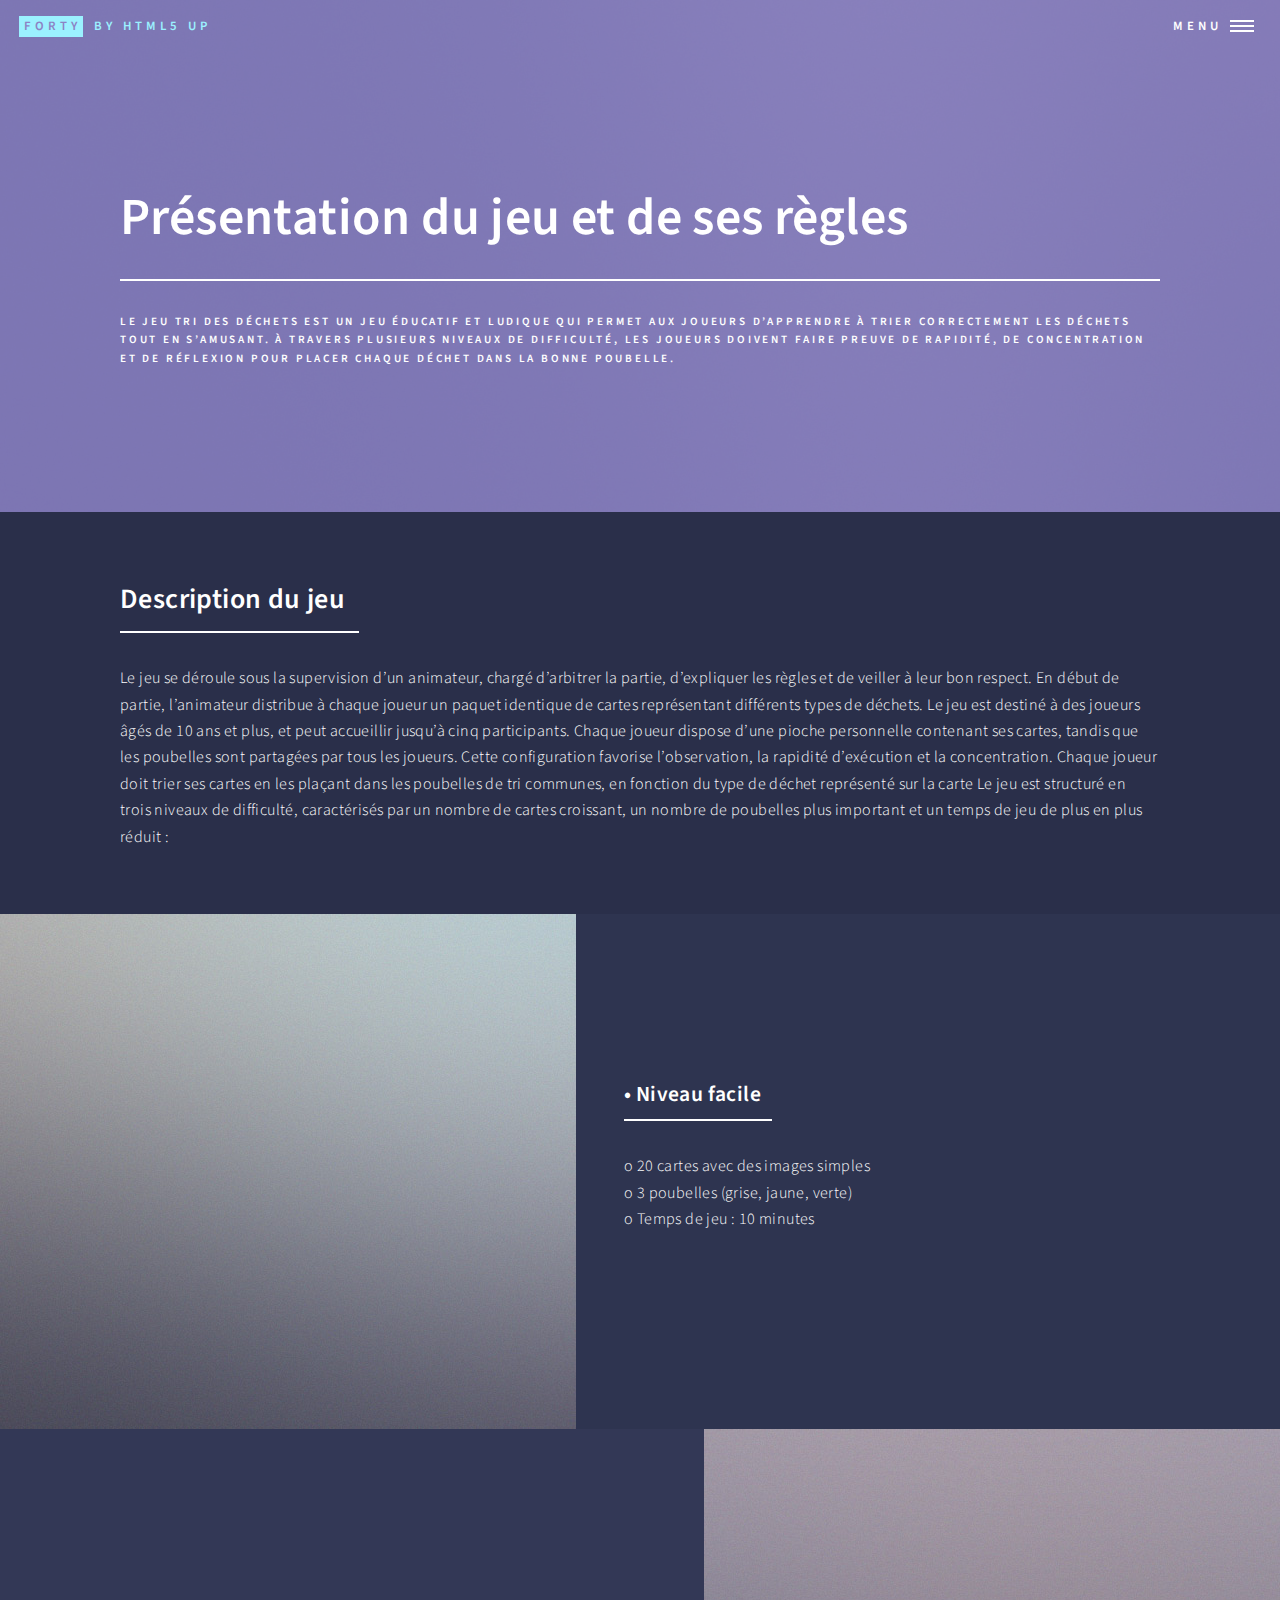
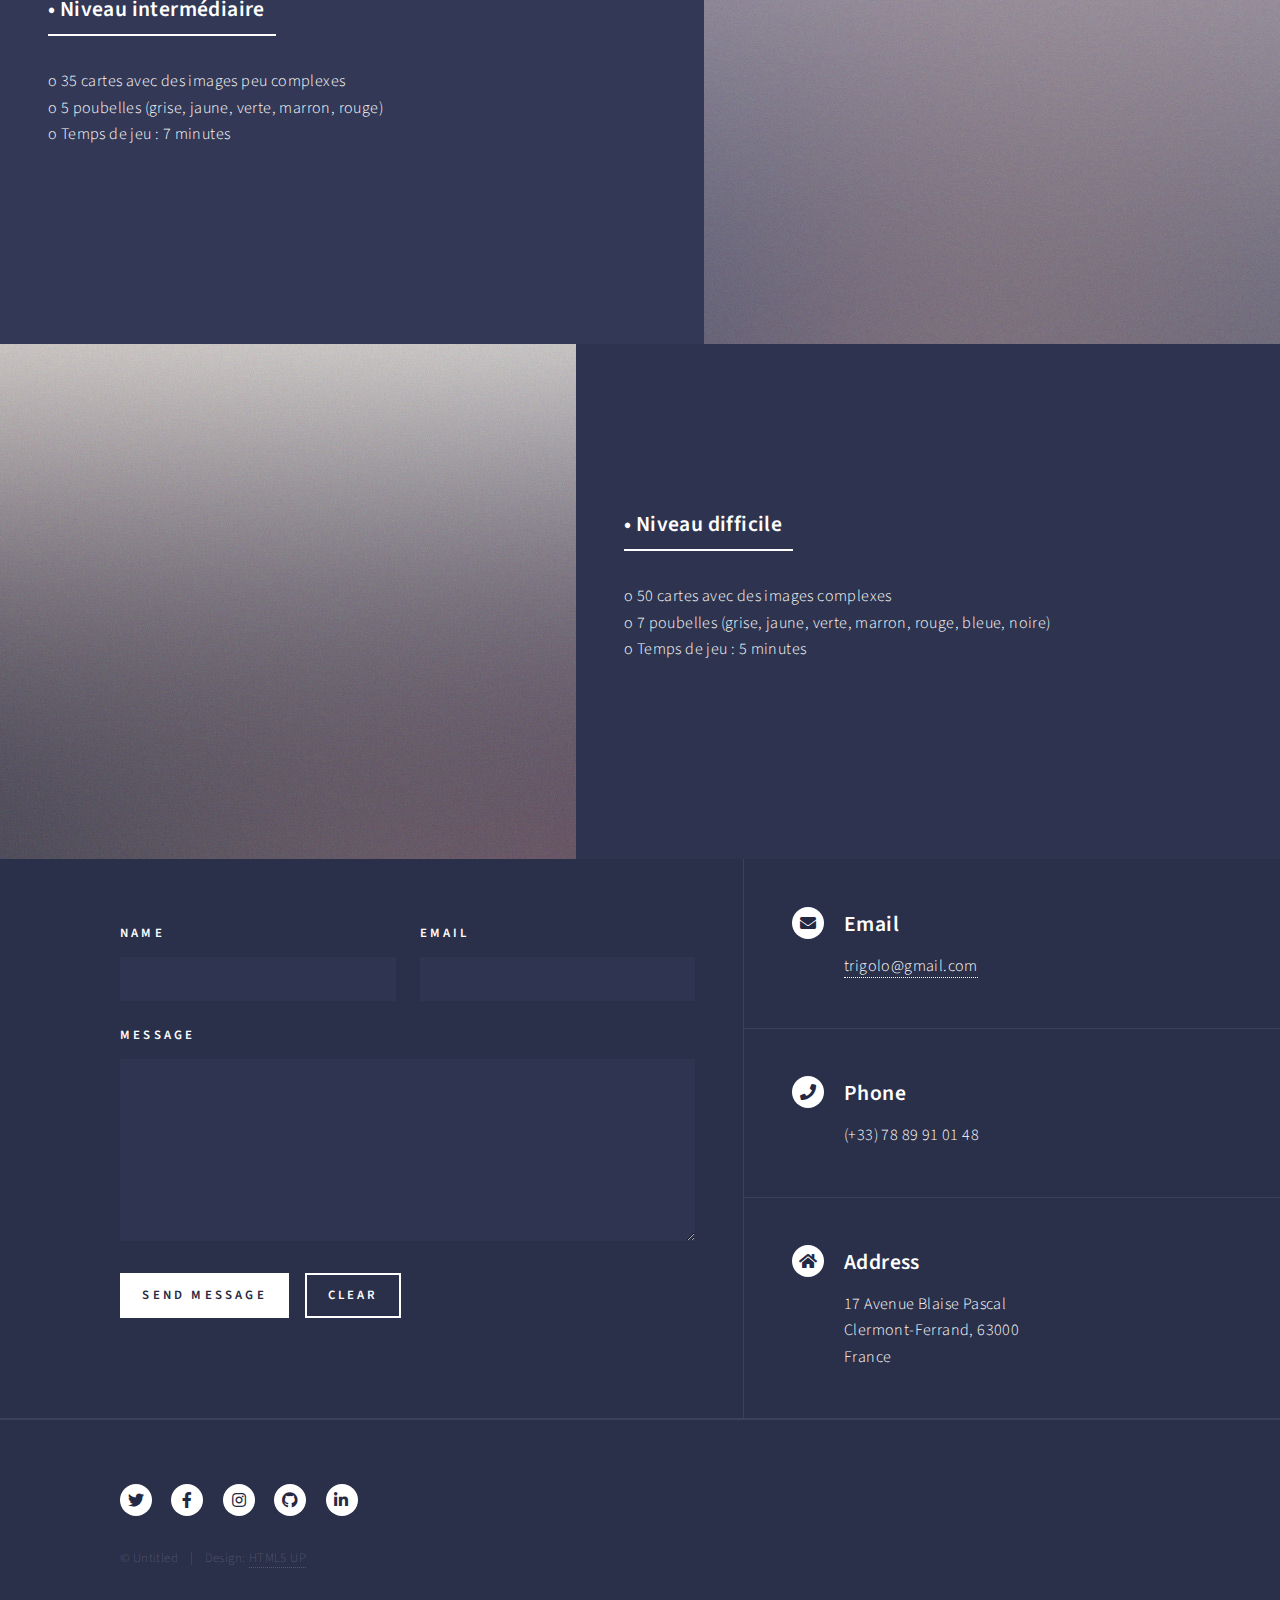
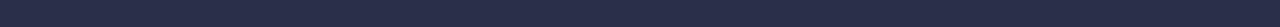
<file: Regles.html>
<!DOCTYPE HTML>
<!--
	Forty by HTML5 UP
	html5up.net | @ajlkn
	Free for personal and commercial use under the CCA 3.0 license (html5up.net/license)
-->
<html>	
	<head>
		<title>TRIGOLO </title>
		<meta charset="utf-8" />
		<meta name="viewport" content="width=device-width, initial-scale=1, user-scalable=no" />
		<link rel="stylesheet" href="assets/css/main.css" />
		<noscript><link rel="stylesheet" href="assets/css/noscript.css" /></noscript>
	</head>
	<body class="is-preload">

		<!-- Wrapper -->
			<div id="wrapper">

				<!-- Header -->
				<!-- Note: The "styleN" class below should match that of the banner element. -->
					<header id="header" class="alt style2">
						<a href="index.html" class="logo"><strong>Forty</strong> <span>by HTML5 UP</span></a>
						<nav>
							<a href="#menu">Menu</a>
						</nav>
					</header>

				<!-- Menu -->
					<nav id="menu">
						<ul class="links">
							<li><a href="index.html">Home</a></li>
							<li><a href="landing.html">Landing</a></li>
							<li><a href="generic.html">Generic</a></li>
							<li><a href="elements.html">Elements</a></li>
						</ul>
						<ul class="actions stacked">
							<li><a href="#" class="button primary fit">Get Started</a></li>
							<li><a href="#" class="button fit">Log In</a></li>
						</ul>
					</nav>

				<!-- Banner -->
				<!-- Note: The "styleN" class below should match that of the header element. -->
					<section id="banner" class="style2">
						<div class="inner">
							<span class="image">
								<img src="images/pic07.jpg" alt="" />
							</span>
							<header class="major">
								<h1>Présentation du jeu et de ses règles</h1>
							</header>
							<div class="content">
								<p>Le jeu Tri des déchets est un jeu éducatif et ludique qui permet aux joueurs d’apprendre à trier correctement les déchets tout en s’amusant. À travers plusieurs niveaux de difficulté, les joueurs doivent faire preuve de rapidité, de concentration et de réflexion pour placer chaque déchet dans la bonne poubelle.</p>
							</div>
						</div>
					</section>

				<!-- Main -->
					<div id="main">

						<!-- One -->
							<section id="one">
								<div class="inner">
									<header class="major">
										<h2>Description du jeu</h2>
									</header>
									<p>Le jeu se déroule sous la supervision d’un animateur, chargé d’arbitrer la partie, d’expliquer les règles et de veiller à leur bon respect. En début de partie, l’animateur distribue à chaque joueur un paquet identique de cartes représentant différents types de déchets. Le jeu est destiné à des joueurs âgés de 10 ans et plus, et peut accueillir jusqu’à cinq participants.
Chaque joueur dispose d’une pioche personnelle contenant ses cartes, tandis que les poubelles sont partagées par tous les joueurs. Cette configuration favorise l’observation, la rapidité d’exécution et la concentration.

Chaque joueur doit trier ses cartes en les plaçant dans les poubelles de tri communes, en fonction du type de déchet représenté sur la carte
Le jeu est structuré en trois niveaux de difficulté, caractérisés par un nombre de cartes croissant, un nombre de poubelles plus important et un temps de jeu de plus en plus réduit :
</p>
									</div>
							</section>

						<!-- Two -->
							<section id="two" class="spotlights">
								<section>
									<a href="generic.html" class="image">
										<img src="images/pic08.jpg" alt="" data-position="center center" />
									</a>
									<div class="content">
										<div class="inner">
											<header class="major">
												<h3>•	Niveau facile</h3>
											</header>
											<p>o	20 cartes avec des images simples<br>
o	3 poubelles (grise, jaune, verte)<br>
o	Temps de jeu : 10 minutes<br>
</p>
											<ul class="actions">
												
											</ul>
										</div>
									</div>
								</section>
								<section>
									<a href="generic.html" class="image">
										<img src="images/pic09.jpg" alt="" data-position="top center" />
									</a>
									<div class="content">
										<div class="inner">
											<header class="major">
												<h3>•	Niveau intermédiaire</h3>
											</header>
											<p>o	35 cartes avec des images peu complexes<br>
o	5 poubelles (grise, jaune, verte, marron, rouge)<br>
o	Temps de jeu : 7 minutes<br>
</p>
											<ul class="actions">
												
											</ul>
										</div>
									</div>
								</section>
								<section>
									<a href="generic.html" class="image">
										<img src="images/pic10.jpg" alt="" data-position="25% 25%" />
									</a>
									<div class="content">
										<div class="inner">
											<header class="major">
												<h3>•	Niveau difficile</h3>
											</header>
											<p>o	50 cartes avec des images complexes<br>
o	7 poubelles (grise, jaune, verte, marron, rouge, bleue, noire)<br>
o	Temps de jeu : 5 minutes<br>
</p>
											<ul class="actions">
												
											</ul>
										</div>
									</div>
								</section>
							</section>

						

				<!-- Contact -->
					<section id="contact">
						<div class="inner">
							<section>
								<form method="post" action="#">
									<div class="fields">
										<div class="field half">
											<label for="name">Name</label>
											<input type="text" name="name" id="name" />
										</div>
										<div class="field half">
											<label for="email">Email</label>
											<input type="text" name="email" id="email" />
										</div>
										<div class="field">
											<label for="message">Message</label>
											<textarea name="message" id="message" rows="6"></textarea>
										</div>
									</div>
									<ul class="actions">
										<li><input type="submit" value="Send Message" class="primary" /></li>
										<li><input type="reset" value="Clear" /></li>
									</ul>
								</form>
							</section>
							<section class="split">
								<section>
									<div class="contact-method">
										<span class="icon solid alt fa-envelope"></span>
										<h3>Email</h3>
										<a href="#">trigolo@gmail.com</a>
									</div>
								</section>
								<section>
									<div class="contact-method">
										<span class="icon solid alt fa-phone"></span>
										<h3>Phone</h3>
										<span>(+33) 78 89 91 01 48</span>
									</div>
								</section>
								<section>
									<div class="contact-method">
										<span class="icon solid alt fa-home"></span>
										<h3>Address</h3>
										<span>17 Avenue Blaise Pascal<br />
										Clermont-Ferrand, 63000<br />
										France</span>
									</div>
								</section>
							</section>
						</div>
					</section>

				<!-- Footer -->
					<footer id="footer">
						<div class="inner">
							<ul class="icons">
								<li><a href="#" class="icon brands alt fa-twitter"><span class="label">Twitter</span></a></li>
								<li><a href="#" class="icon brands alt fa-facebook-f"><span class="label">Facebook</span></a></li>
								<li><a href="#" class="icon brands alt fa-instagram"><span class="label">Instagram</span></a></li>
								<li><a href="#" class="icon brands alt fa-github"><span class="label">GitHub</span></a></li>
								<li><a href="#" class="icon brands alt fa-linkedin-in"><span class="label">LinkedIn</span></a></li>
							</ul>
							<ul class="copyright">
								<li>&copy; Untitled</li><li>Design: <a href="https://html5up.net">HTML5 UP</a></li>
							</ul>
						</div>
					</footer>

			</div>

		<!-- Scripts -->
			<script src="assets/js/jquery.min.js"></script>
			<script src="assets/js/jquery.scrolly.min.js"></script>
			<script src="assets/js/jquery.scrollex.min.js"></script>
			<script src="assets/js/browser.min.js"></script>
			<script src="assets/js/breakpoints.min.js"></script>
			<script src="assets/js/util.js"></script>
			<script src="assets/js/main.js"></script>

	</body>
</html>
</file>
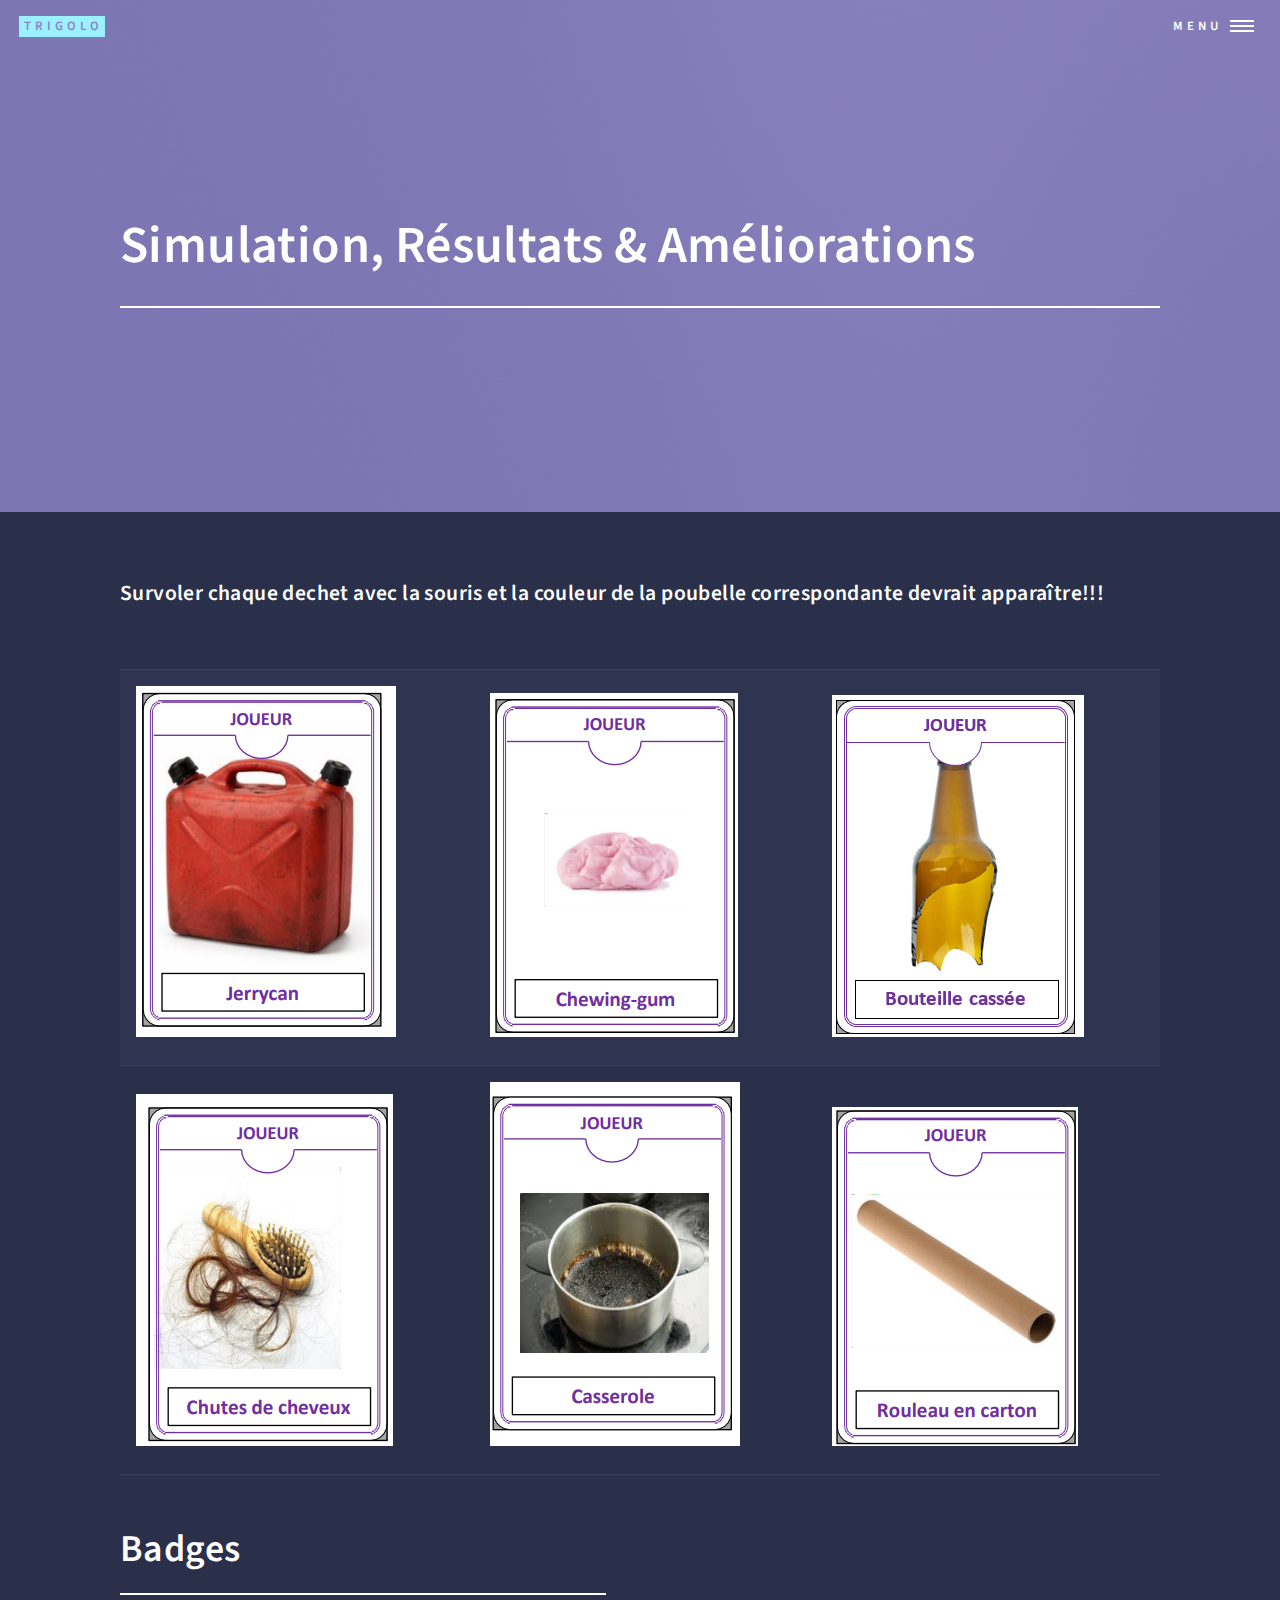
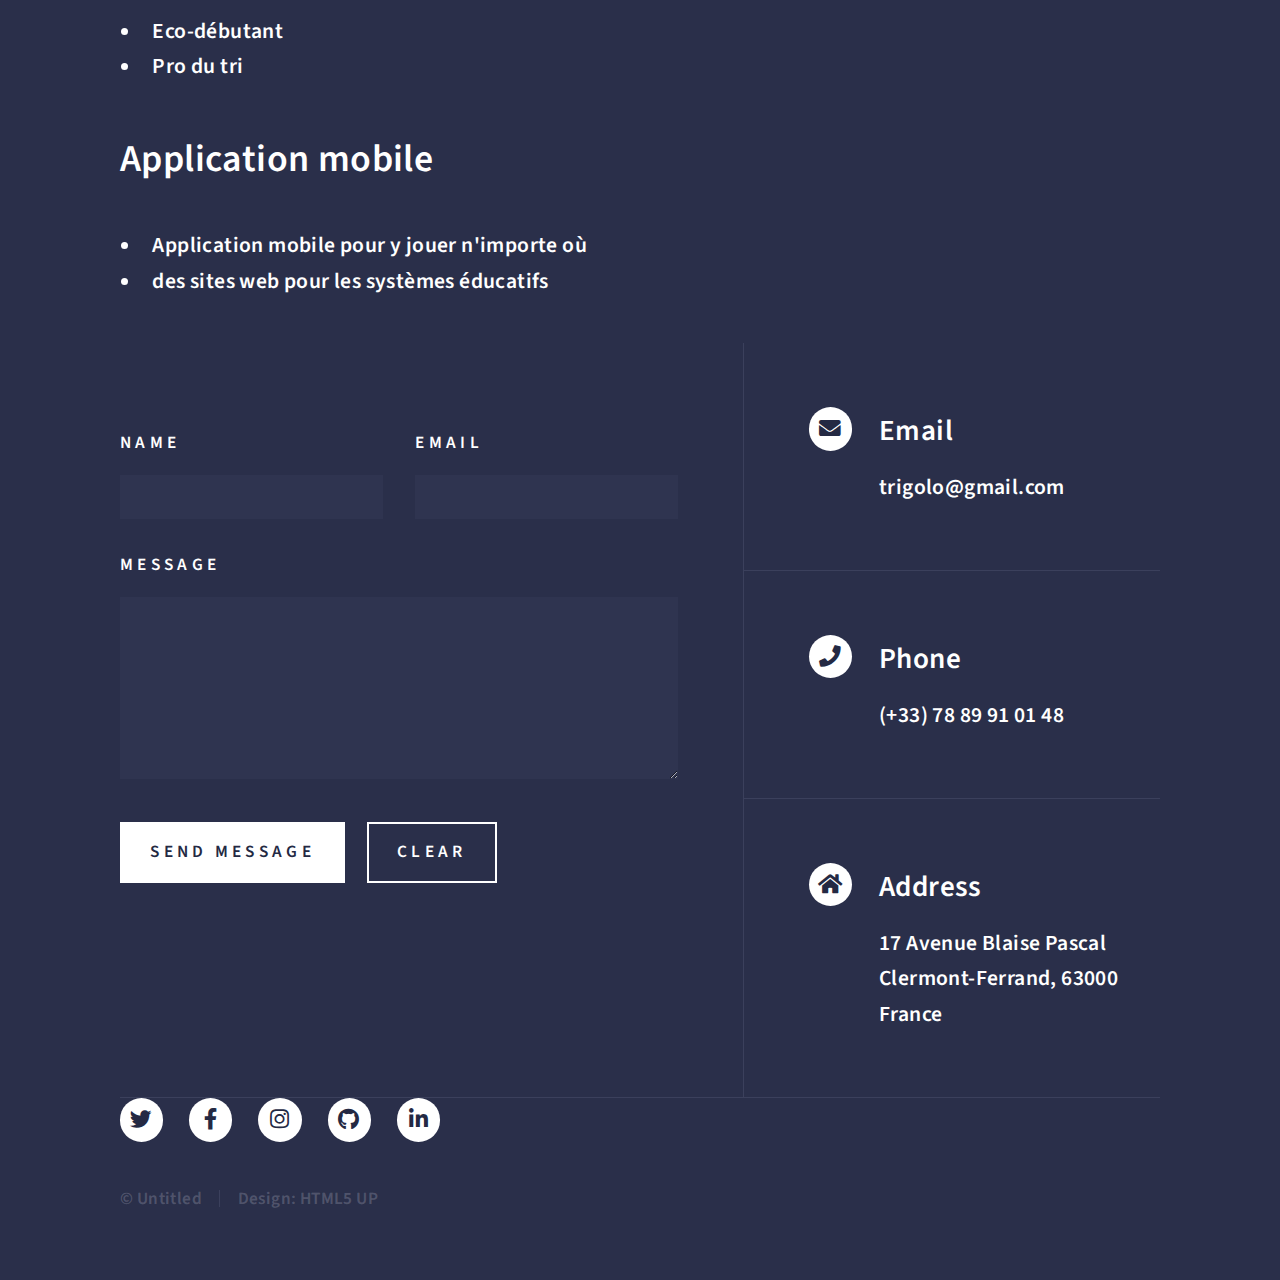
<file: simu.html>
<!DOCTYPE HTML>
<!--
	Forty by HTML5 UP
	html5up.net | @ajlkn
	Free for personal and commercial use under the CCA 3.0 license (html5up.net/license)
-->
<html>
	<head>
		<title>Simulation </title>
		<meta charset="utf-8" />
		<meta name="viewport" content="width=device-width, initial-scale=1, user-scalable=no" />
		<link rel="stylesheet" href="assets/css/main.css" />
		<noscript><link rel="stylesheet" href="assets/css/noscript.css" /></noscript>
	
	</head>
	<body class="is-preload">

		<!-- Wrapper -->
			<div id="wrapper">

				<!-- Header -->
				<!-- Note: The "styleN" class below should match that of the banner element. -->
					<header id="header" class="alt style2">
						<a href="index.html" class="logo"><strong>TRIGOLO</strong> </a>
						<nav>
							<a href="#menu">Menu</a>
						</nav>
					</header>

				<!-- Menu -->
					<nav id="menu">
						<ul class="links">
							<li><a href="index.html">Page d'accueil</a></li>
							<li><a href="landing.html">Origine du jeu</a></li>
							<li><a href="Description.html">Description du jeu</a></li>
							<li><a href="Regles.html">Règles du jeu</a></li>
							<li><a href="equipe.html">Présentation de notre équipe</a></li>
							<li><a href="materiel.html">Matériel</a></li>
						</ul>
						<ul class="actions stacked">
							<li><a href="#" class="button primary fit">Commencer</a></li>
						</ul>
					</nav>

				<!-- Banner -->
				<!-- Note: The "styleN" class below should match that of the header element. -->
					<section id="banner" class="style2">
						<div class="inner">
							<span class="image">
								<img src="images/pic07.jpg" alt="" />
							</span>
							<header class="major">
								<h1 class="ii">Simulation, Résultats & Améliorations </h1>
							</header>
							<div class="content">								
                                

</p>
							</div>
						</div>
					</section>

				<!-- Main -->
					<div id="main">

						<!-- One -->
							<section id="one">
								<div class="inner">
								
                                    <h3 class="ii">Survoler chaque dechet avec la souris et la couleur de la poubelle correspondante devrait apparaître!!! <h3>
                                  <br>
								
                        <!-- Two -->
						

														<table id="tableau-tri">
									<tr>
										<td class="jaune" >
											<img src="images/images pour le site/jerrycan.png" alt="Déchet jaune">
										</td>
										<td class="grise">
											<img src="images/images pour le site/chewgum.png" alt="Déchet gris">
										</td>
										<td class="verte">
											<img src="images/images pour le site/bouteille_cassee.png" alt="Déchet vert">
										</td>
									</tr>

									<tr>
										<td class="marron" >
											<img src="images/images pour le site/cheveux.png" alt="Déchet marron">
										</td>
										<td class="rouge" >
											<img src="images/images pour le site/casserole.png" alt="Déchet rouge">
										</td>
										<td class="bleue">
											<img src="images/images pour le site/rouleau.png" alt="Déchet bleu">
										</td>
									</tr>
								</table>
		<section id="two" class="spotlights">
                                 <div class="inner">
                                    <div class="inner">
									<header class="major">
                                         <h2 >Badges </h2>
										 <ul>
											<li>Eco-débutant</li>
											<li>Pro du tri</li>
										 </ul>

										<h2 >Application mobile </h2>
										 <ul>
											<li>Application mobile pour y jouer n'importe où</li>
											<li>des sites web pour les systèmes éducatifs</li>
										 </ul>
                                         </header>
    
                                         
									</div>
							</section>

				<!-- Contact -->
					<section id="contact">
						<div class="inner">
							<section>
								<form method="post" action="#">
									<div class="fields">
										<div class="field half">
											<label for="name">Name</label>
											<input type="text" name="name" id="name" />
										</div>
										<div class="field half">
											<label for="email">Email</label>
											<input type="text" name="email" id="email" />
										</div>
										<div class="field">
											<label for="message">Message</label>
											<textarea name="message" id="message" rows="6"></textarea>
										</div>
									</div>
									<ul class="actions">
										<li><input type="submit" value="Send Message" class="primary" /></li>
										<li><input type="reset" value="Clear" /></li>
									</ul>
								</form>
							</section>
							<section class="split">
								<section>
									<div class="contact-method">
										<span class="icon solid alt fa-envelope"></span>
										<h3>Email</h3>
										<a href="#">trigolo@gmail.com</a>
									</div>
								</section>
								<section>
									<div class="contact-method">
										<span class="icon solid alt fa-phone"></span>
										<h3>Phone</h3>
										<span>(+33) 78 89 91 01 48</span>
									</div>
								</section>
								<section>
									<div class="contact-method">
										<span class="icon solid alt fa-home"></span>
										<h3>Address</h3>
										<span>17 Avenue Blaise Pascal<br />
										Clermont-Ferrand, 63000<br />
										France</span>
									</div>
								</section>
							</section>
						</div>
					</section>

				<!-- Footer -->
					<footer id="footer">
						<div class="inner">
							<ul class="icons">
								<li><a href="#" class="icon brands alt fa-twitter"><span class="label">Twitter</span></a></li>
								<li><a href="#" class="icon brands alt fa-facebook-f"><span class="label">Facebook</span></a></li>
								<li><a href="#" class="icon brands alt fa-instagram"><span class="label">Instagram</span></a></li>
								<li><a href="#" class="icon brands alt fa-github"><span class="label">GitHub</span></a></li>
								<li><a href="#" class="icon brands alt fa-linkedin-in"><span class="label">LinkedIn</span></a></li>
							</ul>
							<ul class="copyright">
								<li>&copy; Untitled</li><li>Design: <a href="https://html5up.net">HTML5 UP</a></li>
							</ul>
						</div>
					</footer>

			</div>

		<!-- Scripts -->
			<script src="assets/js/jquery.min.js"></script>
			<script src="assets/js/jquery.scrolly.min.js"></script>
			<script src="assets/js/jquery.scrollex.min.js"></script>
			<script src="assets/js/browser.min.js"></script>
			<script src="assets/js/breakpoints.min.js"></script>
			<script src="assets/js/util.js"></script>
			<script src="assets/js/main.js"></script>

	</body>
</html>
</file>
<file: assets/css/noscript.css>
/*
	Forty by HTML5 UP
	html5up.net | @ajlkn
	Free for personal and commercial use under the CCA 3.0 license (html5up.net/license)
*/

/* Banner */

	body.is-preload #banner:after {
		opacity: 0.85;
	}

	body.is-preload #banner > .inner {
		-moz-filter: none;
		-webkit-filter: none;
		-ms-filter: none;
		filter: none;
		-moz-transform: none;
		-webkit-transform: none;
		-ms-transform: none;
		transform: none;
		opacity: 1;
	}
</file>
<file: assets/css/main.css>
@import url(fontawesome-all.min.css);
@import url("https://fonts.googleapis.com/css?family=Source+Sans+Pro:300,300italic,600,600italic");

/*
	Forty by HTML5 UP
	html5up.net | @ajlkn
	Free for personal and commercial use under the CCA 3.0 license (html5up.net/license)
*/

html, body, div, span, applet, object,
iframe, h1, h2, h3, h4, h5, h6, p, blockquote,
pre, a, abbr, acronym, address, big, cite,
code, del, dfn, em, img, ins, kbd, q, s, samp,
small, strike, strong, sub, sup, tt, var, b,
u, i, center, dl, dt, dd, ol, ul, li, fieldset,
form, label, legend, table, caption, tbody,
tfoot, thead, tr, th, td, article, aside,
canvas, details, embed, figure, figcaption,
footer, header, hgroup, menu, nav, output, ruby,
section, summary, time, mark, audio, video {
	margin: 0;
	padding: 0;
	border: 0;
	font-size: 100%;
	font: inherit;
	vertical-align: baseline;}

article, aside, details, figcaption, figure,
footer, header, hgroup, menu, nav, section {
	display: block;}

body {
	line-height: 1;
}

ol, ul {
	list-style: none;
}

blockquote, q {
	quotes: none;
}

	blockquote:before, blockquote:after, q:before, q:after {
		content: '';
		content: none;
	}

table {
	border-collapse: collapse;
	border-spacing: 0;
}

body {
	-webkit-text-size-adjust: none;
}

mark {
	background-color: transparent;
	color: inherit;
}

input::-moz-focus-inner {
	border: 0;
	padding: 0;
}

input, select, textarea {
	-moz-appearance: none;
	-webkit-appearance: none;
	-ms-appearance: none;
	appearance: none;
}

/* Basic */

	@-ms-viewport {
		width: device-width;
	}

	body {
		-ms-overflow-style: scrollbar;
	}

	@media screen and (max-width: 480px) {

		html, body {
			min-width: 320px;
		}

	}

	html {
		box-sizing: border-box;
	}

	*, *:before, *:after {
		box-sizing: inherit;
	}

	body {
		background: #242943;
	}

		body.is-preload *, body.is-preload *:before, body.is-preload *:after {
			-moz-animation: none !important;
			-webkit-animation: none !important;
			-ms-animation: none !important;
			animation: none !important;
			-moz-transition: none !important;
			-webkit-transition: none !important;
			-ms-transition: none !important;
			transition: none !important;
		}

/* Type */

	body, input, select, textarea {
		color: #ffffff;
		font-family: "Source Sans Pro", Helvetica, sans-serif;
		font-size: 17pt;
		font-weight: 300;
		letter-spacing: 0.025em;
		line-height: 1.65;
	}

		@media screen and (max-width: 1680px) {

			body, input, select, textarea {
				font-size: 14pt;
			}

		}

		@media screen and (max-width: 1280px) {

			body, input, select, textarea {
				font-size: 12pt;
			}

		}

		@media screen and (max-width: 360px) {

			body, input, select, textarea {
				font-size: 11pt;
			}

		}

	a {
		-moz-transition: color 0.2s ease-in-out, border-bottom-color 0.2s ease-in-out;
		-webkit-transition: color 0.2s ease-in-out, border-bottom-color 0.2s ease-in-out;
		-ms-transition: color 0.2s ease-in-out, border-bottom-color 0.2s ease-in-out;
		transition: color 0.2s ease-in-out, border-bottom-color 0.2s ease-in-out;
		border-bottom: dotted 1px;
		color: inherit;
		text-decoration: none;
	}

		a:hover {
			border-bottom-color: transparent;
			color: #9bf1ff !important;
		}

		a:active {
			color: #53e3fb !important;
		}

	strong, b {
		color: #ffffff;
		font-weight: 600;
	}

	em, i {
		font-style: italic;
	}

	p {
		margin: 0 0 2em 0;
	}

	h1, h2, h3, h4, h5, h6 {
		color: #ffffff;
		font-weight: 600;
		line-height: 1.65;
		margin: 0 0 1em 0;
	}

		h1 a, h2 a, h3 a, h4 a, h5 a, h6 a {
			color: inherit;
			border-bottom: 0;
		}

	h1 {
		font-size: 2.5em;
	}

	h2 {
		font-size: 1.75em;
	}

	h3 {
		font-size: 1.35em;
	}

	h4 {
		font-size: 1.1em;
	}

	h5 {
		font-size: 0.9em;
	}

	h6 {
		font-size: 0.7em;
	}

	@media screen and (max-width: 736px) {

		h1 {
			font-size: 2em;
		}

		h2 {
			font-size: 1.5em;
		}

		h3 {
			font-size: 1.25em;
		}

	}

	sub {
		font-size: 0.8em;
		position: relative;
		top: 0.5em;
	}

	sup {
		font-size: 0.8em;
		position: relative;
		top: -0.5em;
	}

	blockquote {
		border-left: solid 4px rgba(212, 212, 255, 0.1);
		font-style: italic;
		margin: 0 0 2em 0;
		padding: 0.5em 0 0.5em 2em;
	}

	code {
		background: rgba(212, 212, 255, 0.035);
		font-family: "Courier New", monospace;
		font-size: 0.9em;
		margin: 0 0.25em;
		padding: 0.25em 0.65em;
	}

	pre {
		-webkit-overflow-scrolling: touch;
		font-family: "Courier New", monospace;
		font-size: 0.9em;
		margin: 0 0 2em 0;
	}

		pre code {
			display: block;
			line-height: 1.75;
			padding: 1em 1.5em;
			overflow-x: auto;
		}

	hr {
		border: 0;
		border-bottom: solid 1px rgba(212, 212, 255, 0.1);
		margin: 2em 0;
	}

		hr.major {
			margin: 3em 0;
		}

	.align-left {
		text-align: left;
	}

	.align-center {
		text-align: center;
	}

	.align-right {
		text-align: right;
	}

/* Row */

	.row {
		display: flex;
		flex-wrap: wrap;
		box-sizing: border-box;
		align-items: stretch;
	}

		.row > * {
			box-sizing: border-box;
		}

		.row.gtr-uniform > * > :last-child {
			margin-bottom: 0;
		}

		.row.aln-left {
			justify-content: flex-start;
		}

		.row.aln-center {
			justify-content: center;
		}

		.row.aln-right {
			justify-content: flex-end;
		}

		.row.aln-top {
			align-items: flex-start;
		}

		.row.aln-middle {
			align-items: center;
		}

		.row.aln-bottom {
			align-items: flex-end;
		}

		.row > .imp {
			order: -1;
		}

		.row > .col-1 {
			width: 8.33333%;
		}

		.row > .off-1 {
			margin-left: 8.33333%;
		}

		.row > .col-2 {
			width: 16.66667%;
		}

		.row > .off-2 {
			margin-left: 16.66667%;
		}

		.row > .col-3 {
			width: 25%;
		}

		.row > .off-3 {
			margin-left: 25%;
		}

		.row > .col-4 {
			width: 33.33333%;
		}

		.row > .off-4 {
			margin-left: 33.33333%;
		}

		.row > .col-5 {
			width: 41.66667%;
		}

		.row > .off-5 {
			margin-left: 41.66667%;
		}

		.row > .col-6 {
			width: 50%;
		}

		.row > .off-6 {
			margin-left: 50%;
		}

		.row > .col-7 {
			width: 58.33333%;
		}

		.row > .off-7 {
			margin-left: 58.33333%;
		}

		.row > .col-8 {
			width: 66.66667%;
		}

		.row > .off-8 {
			margin-left: 66.66667%;
		}

		.row > .col-9 {
			width: 75%;
		}

		.row > .off-9 {
			margin-left: 75%;
		}

		.row > .col-10 {
			width: 83.33333%;
		}

		.row > .off-10 {
			margin-left: 83.33333%;
		}

		.row > .col-11 {
			width: 91.66667%;
		}

		.row > .off-11 {
			margin-left: 91.66667%;
		}

		.row > .col-12 {
			width: 100%;
		}

		.row > .off-12 {
			margin-left: 100%;
		}

		.row.gtr-0 {
			margin-top: 0;
			margin-left: 0em;
		}

			.row.gtr-0 > * {
				padding: 0 0 0 0em;
			}

			.row.gtr-0.gtr-uniform {
				margin-top: 0em;
			}

				.row.gtr-0.gtr-uniform > * {
					padding-top: 0em;
				}

		.row.gtr-25 {
			margin-top: 0;
			margin-left: -0.5em;
		}

			.row.gtr-25 > * {
				padding: 0 0 0 0.5em;
			}

			.row.gtr-25.gtr-uniform {
				margin-top: -0.5em;
			}

				.row.gtr-25.gtr-uniform > * {
					padding-top: 0.5em;
				}

		.row.gtr-50 {
			margin-top: 0;
			margin-left: -1em;
		}

			.row.gtr-50 > * {
				padding: 0 0 0 1em;
			}

			.row.gtr-50.gtr-uniform {
				margin-top: -1em;
			}

				.row.gtr-50.gtr-uniform > * {
					padding-top: 1em;
				}

		.row {
			margin-top: 0;
			margin-left: -2em;
		}

			.row > * {
				padding: 0 0 0 2em;
			}

			.row.gtr-uniform {
				margin-top: -2em;
			}

				.row.gtr-uniform > * {
					padding-top: 2em;
				}

		.row.gtr-150 {
			margin-top: 0;
			margin-left: -3em;
		}

			.row.gtr-150 > * {
				padding: 0 0 0 3em;
			}

			.row.gtr-150.gtr-uniform {
				margin-top: -3em;
			}

				.row.gtr-150.gtr-uniform > * {
					padding-top: 3em;
				}

		.row.gtr-200 {
			margin-top: 0;
			margin-left: -4em;
		}

			.row.gtr-200 > * {
				padding: 0 0 0 4em;
			}

			.row.gtr-200.gtr-uniform {
				margin-top: -4em;
			}

				.row.gtr-200.gtr-uniform > * {
					padding-top: 4em;
				}

		@media screen and (max-width: 1680px) {

			.row {
				display: flex;
				flex-wrap: wrap;
				box-sizing: border-box;
				align-items: stretch;
			}

				.row > * {
					box-sizing: border-box;
				}

				.row.gtr-uniform > * > :last-child {
					margin-bottom: 0;
				}

				.row.aln-left {
					justify-content: flex-start;
				}

				.row.aln-center {
					justify-content: center;
				}

				.row.aln-right {
					justify-content: flex-end;
				}

				.row.aln-top {
					align-items: flex-start;
				}

				.row.aln-middle {
					align-items: center;
				}

				.row.aln-bottom {
					align-items: flex-end;
				}

				.row > .imp-xlarge {
					order: -1;
				}

				.row > .col-1-xlarge {
					width: 8.33333%;
				}

				.row > .off-1-xlarge {
					margin-left: 8.33333%;
				}

				.row > .col-2-xlarge {
					width: 16.66667%;
				}

				.row > .off-2-xlarge {
					margin-left: 16.66667%;
				}

				.row > .col-3-xlarge {
					width: 25%;
				}

				.row > .off-3-xlarge {
					margin-left: 25%;
				}

				.row > .col-4-xlarge {
					width: 33.33333%;
				}

				.row > .off-4-xlarge {
					margin-left: 33.33333%;
				}

				.row > .col-5-xlarge {
					width: 41.66667%;
				}

				.row > .off-5-xlarge {
					margin-left: 41.66667%;
				}

				.row > .col-6-xlarge {
					width: 50%;
				}

				.row > .off-6-xlarge {
					margin-left: 50%;
				}

				.row > .col-7-xlarge {
					width: 58.33333%;
				}

				.row > .off-7-xlarge {
					margin-left: 58.33333%;
				}

				.row > .col-8-xlarge {
					width: 66.66667%;
				}

				.row > .off-8-xlarge {
					margin-left: 66.66667%;
				}

				.row > .col-9-xlarge {
					width: 75%;
				}

				.row > .off-9-xlarge {
					margin-left: 75%;
				}

				.row > .col-10-xlarge {
					width: 83.33333%;
				}

				.row > .off-10-xlarge {
					margin-left: 83.33333%;
				}

				.row > .col-11-xlarge {
					width: 91.66667%;
				}

				.row > .off-11-xlarge {
					margin-left: 91.66667%;
				}

				.row > .col-12-xlarge {
					width: 100%;
				}

				.row > .off-12-xlarge {
					margin-left: 100%;
				}

				.row.gtr-0 {
					margin-top: 0;
					margin-left: 0em;
				}

					.row.gtr-0 > * {
						padding: 0 0 0 0em;
					}

					.row.gtr-0.gtr-uniform {
						margin-top: 0em;
					}

						.row.gtr-0.gtr-uniform > * {
							padding-top: 0em;
						}

				.row.gtr-25 {
					margin-top: 0;
					margin-left: -0.5em;
				}

					.row.gtr-25 > * {
						padding: 0 0 0 0.5em;
					}

					.row.gtr-25.gtr-uniform {
						margin-top: -0.5em;
					}

						.row.gtr-25.gtr-uniform > * {
							padding-top: 0.5em;
						}

				.row.gtr-50 {
					margin-top: 0;
					margin-left: -1em;
				}

					.row.gtr-50 > * {
						padding: 0 0 0 1em;
					}

					.row.gtr-50.gtr-uniform {
						margin-top: -1em;
					}

						.row.gtr-50.gtr-uniform > * {
							padding-top: 1em;
						}

				.row {
					margin-top: 0;
					margin-left: -2em;
				}

					.row > * {
						padding: 0 0 0 2em;
					}

					.row.gtr-uniform {
						margin-top: -2em;
					}

						.row.gtr-uniform > * {
							padding-top: 2em;
						}

				.row.gtr-150 {
					margin-top: 0;
					margin-left: -3em;
				}

					.row.gtr-150 > * {
						padding: 0 0 0 3em;
					}

					.row.gtr-150.gtr-uniform {
						margin-top: -3em;
					}

						.row.gtr-150.gtr-uniform > * {
							padding-top: 3em;
						}

				.row.gtr-200 {
					margin-top: 0;
					margin-left: -4em;
				}

					.row.gtr-200 > * {
						padding: 0 0 0 4em;
					}

					.row.gtr-200.gtr-uniform {
						margin-top: -4em;
					}

						.row.gtr-200.gtr-uniform > * {
							padding-top: 4em;
						}

		}

		@media screen and (max-width: 1280px) {

			.row {
				display: flex;
				flex-wrap: wrap;
				box-sizing: border-box;
				align-items: stretch;
			}

				.row > * {
					box-sizing: border-box;
				}

				.row.gtr-uniform > * > :last-child {
					margin-bottom: 0;
				}

				.row.aln-left {
					justify-content: flex-start;
				}

				.row.aln-center {
					justify-content: center;
				}

				.row.aln-right {
					justify-content: flex-end;
				}

				.row.aln-top {
					align-items: flex-start;
				}

				.row.aln-middle {
					align-items: center;
				}

				.row.aln-bottom {
					align-items: flex-end;
				}

				.row > .imp-large {
					order: -1;
				}

				.row > .col-1-large {
					width: 8.33333%;
				}

				.row > .off-1-large {
					margin-left: 8.33333%;
				}

				.row > .col-2-large {
					width: 16.66667%;
				}

				.row > .off-2-large {
					margin-left: 16.66667%;
				}

				.row > .col-3-large {
					width: 25%;
				}

				.row > .off-3-large {
					margin-left: 25%;
				}

				.row > .col-4-large {
					width: 33.33333%;
				}

				.row > .off-4-large {
					margin-left: 33.33333%;
				}

				.row > .col-5-large {
					width: 41.66667%;
				}

				.row > .off-5-large {
					margin-left: 41.66667%;
				}

				.row > .col-6-large {
					width: 50%;
				}

				.row > .off-6-large {
					margin-left: 50%;
				}

				.row > .col-7-large {
					width: 58.33333%;
				}

				.row > .off-7-large {
					margin-left: 58.33333%;
				}

				.row > .col-8-large {
					width: 66.66667%;
				}

				.row > .off-8-large {
					margin-left: 66.66667%;
				}

				.row > .col-9-large {
					width: 75%;
				}

				.row > .off-9-large {
					margin-left: 75%;
				}

				.row > .col-10-large {
					width: 83.33333%;
				}

				.row > .off-10-large {
					margin-left: 83.33333%;
				}

				.row > .col-11-large {
					width: 91.66667%;
				}

				.row > .off-11-large {
					margin-left: 91.66667%;
				}

				.row > .col-12-large {
					width: 100%;
				}

				.row > .off-12-large {
					margin-left: 100%;
				}

				.row.gtr-0 {
					margin-top: 0;
					margin-left: 0em;
				}

					.row.gtr-0 > * {
						padding: 0 0 0 0em;
					}

					.row.gtr-0.gtr-uniform {
						margin-top: 0em;
					}

						.row.gtr-0.gtr-uniform > * {
							padding-top: 0em;
						}

				.row.gtr-25 {
					margin-top: 0;
					margin-left: -0.375em;
				}

					.row.gtr-25 > * {
						padding: 0 0 0 0.375em;
					}

					.row.gtr-25.gtr-uniform {
						margin-top: -0.375em;
					}

						.row.gtr-25.gtr-uniform > * {
							padding-top: 0.375em;
						}

				.row.gtr-50 {
					margin-top: 0;
					margin-left: -0.75em;
				}

					.row.gtr-50 > * {
						padding: 0 0 0 0.75em;
					}

					.row.gtr-50.gtr-uniform {
						margin-top: -0.75em;
					}

						.row.gtr-50.gtr-uniform > * {
							padding-top: 0.75em;
						}

				.row {
					margin-top: 0;
					margin-left: -1.5em;
				}

					.row > * {
						padding: 0 0 0 1.5em;
					}

					.row.gtr-uniform {
						margin-top: -1.5em;
					}

						.row.gtr-uniform > * {
							padding-top: 1.5em;
						}

				.row.gtr-150 {
					margin-top: 0;
					margin-left: -2.25em;
				}

					.row.gtr-150 > * {
						padding: 0 0 0 2.25em;
					}

					.row.gtr-150.gtr-uniform {
						margin-top: -2.25em;
					}

						.row.gtr-150.gtr-uniform > * {
							padding-top: 2.25em;
						}

				.row.gtr-200 {
					margin-top: 0;
					margin-left: -3em;
				}

					.row.gtr-200 > * {
						padding: 0 0 0 3em;
					}

					.row.gtr-200.gtr-uniform {
						margin-top: -3em;
					}

						.row.gtr-200.gtr-uniform > * {
							padding-top: 3em;
						}

		}

		@media screen and (max-width: 980px) {

			.row {
				display: flex;
				flex-wrap: wrap;
				box-sizing: border-box;
				align-items: stretch;
			}

				.row > * {
					box-sizing: border-box;
				}

				.row.gtr-uniform > * > :last-child {
					margin-bottom: 0;
				}

				.row.aln-left {
					justify-content: flex-start;
				}

				.row.aln-center {
					justify-content: center;
				}

				.row.aln-right {
					justify-content: flex-end;
				}

				.row.aln-top {
					align-items: flex-start;
				}

				.row.aln-middle {
					align-items: center;
				}

				.row.aln-bottom {
					align-items: flex-end;
				}

				.row > .imp-medium {
					order: -1;
				}

				.row > .col-1-medium {
					width: 8.33333%;
				}

				.row > .off-1-medium {
					margin-left: 8.33333%;
				}

				.row > .col-2-medium {
					width: 16.66667%;
				}

				.row > .off-2-medium {
					margin-left: 16.66667%;
				}

				.row > .col-3-medium {
					width: 25%;
				}

				.row > .off-3-medium {
					margin-left: 25%;
				}

				.row > .col-4-medium {
					width: 33.33333%;
				}

				.row > .off-4-medium {
					margin-left: 33.33333%;
				}

				.row > .col-5-medium {
					width: 41.66667%;
				}

				.row > .off-5-medium {
					margin-left: 41.66667%;
				}

				.row > .col-6-medium {
					width: 50%;
				}

				.row > .off-6-medium {
					margin-left: 50%;
				}

				.row > .col-7-medium {
					width: 58.33333%;
				}

				.row > .off-7-medium {
					margin-left: 58.33333%;
				}

				.row > .col-8-medium {
					width: 66.66667%;
				}

				.row > .off-8-medium {
					margin-left: 66.66667%;
				}

				.row > .col-9-medium {
					width: 75%;
				}

				.row > .off-9-medium {
					margin-left: 75%;
				}

				.row > .col-10-medium {
					width: 83.33333%;
				}

				.row > .off-10-medium {
					margin-left: 83.33333%;
				}

				.row > .col-11-medium {
					width: 91.66667%;
				}

				.row > .off-11-medium {
					margin-left: 91.66667%;
				}

				.row > .col-12-medium {
					width: 100%;
				}

				.row > .off-12-medium {
					margin-left: 100%;
				}

				.row.gtr-0 {
					margin-top: 0;
					margin-left: 0em;
				}

					.row.gtr-0 > * {
						padding: 0 0 0 0em;
					}

					.row.gtr-0.gtr-uniform {
						margin-top: 0em;
					}

						.row.gtr-0.gtr-uniform > * {
							padding-top: 0em;
						}

				.row.gtr-25 {
					margin-top: 0;
					margin-left: -0.375em;
				}

					.row.gtr-25 > * {
						padding: 0 0 0 0.375em;
					}

					.row.gtr-25.gtr-uniform {
						margin-top: -0.375em;
					}

						.row.gtr-25.gtr-uniform > * {
							padding-top: 0.375em;
						}

				.row.gtr-50 {
					margin-top: 0;
					margin-left: -0.75em;
				}

					.row.gtr-50 > * {
						padding: 0 0 0 0.75em;
					}

					.row.gtr-50.gtr-uniform {
						margin-top: -0.75em;
					}

						.row.gtr-50.gtr-uniform > * {
							padding-top: 0.75em;
						}

				.row {
					margin-top: 0;
					margin-left: -1.5em;
				}

					.row > * {
						padding: 0 0 0 1.5em;
					}

					.row.gtr-uniform {
						margin-top: -1.5em;
					}

						.row.gtr-uniform > * {
							padding-top: 1.5em;
						}

				.row.gtr-150 {
					margin-top: 0;
					margin-left: -2.25em;
				}

					.row.gtr-150 > * {
						padding: 0 0 0 2.25em;
					}

					.row.gtr-150.gtr-uniform {
						margin-top: -2.25em;
					}

						.row.gtr-150.gtr-uniform > * {
							padding-top: 2.25em;
						}

				.row.gtr-200 {
					margin-top: 0;
					margin-left: -3em;
				}

					.row.gtr-200 > * {
						padding: 0 0 0 3em;
					}

					.row.gtr-200.gtr-uniform {
						margin-top: -3em;
					}

						.row.gtr-200.gtr-uniform > * {
							padding-top: 3em;
						}

		}

		@media screen and (max-width: 736px) {

			.row {
				display: flex;
				flex-wrap: wrap;
				box-sizing: border-box;
				align-items: stretch;
			}

				.row > * {
					box-sizing: border-box;
				}

				.row.gtr-uniform > * > :last-child {
					margin-bottom: 0;
				}

				.row.aln-left {
					justify-content: flex-start;
				}

				.row.aln-center {
					justify-content: center;
				}

				.row.aln-right {
					justify-content: flex-end;
				}

				.row.aln-top {
					align-items: flex-start;
				}

				.row.aln-middle {
					align-items: center;
				}

				.row.aln-bottom {
					align-items: flex-end;
				}

				.row > .imp-small {
					order: -1;
				}

				.row > .col-1-small {
					width: 8.33333%;
				}

				.row > .off-1-small {
					margin-left: 8.33333%;
				}

				.row > .col-2-small {
					width: 16.66667%;
				}

				.row > .off-2-small {
					margin-left: 16.66667%;
				}

				.row > .col-3-small {
					width: 25%;
				}

				.row > .off-3-small {
					margin-left: 25%;
				}

				.row > .col-4-small {
					width: 33.33333%;
				}

				.row > .off-4-small {
					margin-left: 33.33333%;
				}

				.row > .col-5-small {
					width: 41.66667%;
				}

				.row > .off-5-small {
					margin-left: 41.66667%;
				}

				.row > .col-6-small {
					width: 50%;
				}

				.row > .off-6-small {
					margin-left: 50%;
				}

				.row > .col-7-small {
					width: 58.33333%;
				}

				.row > .off-7-small {
					margin-left: 58.33333%;
				}

				.row > .col-8-small {
					width: 66.66667%;
				}

				.row > .off-8-small {
					margin-left: 66.66667%;
				}

				.row > .col-9-small {
					width: 75%;
				}

				.row > .off-9-small {
					margin-left: 75%;
				}

				.row > .col-10-small {
					width: 83.33333%;
				}

				.row > .off-10-small {
					margin-left: 83.33333%;
				}

				.row > .col-11-small {
					width: 91.66667%;
				}

				.row > .off-11-small {
					margin-left: 91.66667%;
				}

				.row > .col-12-small {
					width: 100%;
				}

				.row > .off-12-small {
					margin-left: 100%;
				}

				.row.gtr-0 {
					margin-top: 0;
					margin-left: 0em;
				}

					.row.gtr-0 > * {
						padding: 0 0 0 0em;
					}

					.row.gtr-0.gtr-uniform {
						margin-top: 0em;
					}

						.row.gtr-0.gtr-uniform > * {
							padding-top: 0em;
						}

				.row.gtr-25 {
					margin-top: 0;
					margin-left: -0.3125em;
				}

					.row.gtr-25 > * {
						padding: 0 0 0 0.3125em;
					}

					.row.gtr-25.gtr-uniform {
						margin-top: -0.3125em;
					}

						.row.gtr-25.gtr-uniform > * {
							padding-top: 0.3125em;
						}

				.row.gtr-50 {
					margin-top: 0;
					margin-left: -0.625em;
				}

					.row.gtr-50 > * {
						padding: 0 0 0 0.625em;
					}

					.row.gtr-50.gtr-uniform {
						margin-top: -0.625em;
					}

						.row.gtr-50.gtr-uniform > * {
							padding-top: 0.625em;
						}

				.row {
					margin-top: 0;
					margin-left: -1.25em;
				}

					.row > * {
						padding: 0 0 0 1.25em;
					}

					.row.gtr-uniform {
						margin-top: -1.25em;
					}

						.row.gtr-uniform > * {
							padding-top: 1.25em;
						}

				.row.gtr-150 {
					margin-top: 0;
					margin-left: -1.875em;
				}

					.row.gtr-150 > * {
						padding: 0 0 0 1.875em;
					}

					.row.gtr-150.gtr-uniform {
						margin-top: -1.875em;
					}

						.row.gtr-150.gtr-uniform > * {
							padding-top: 1.875em;
						}

				.row.gtr-200 {
					margin-top: 0;
					margin-left: -2.5em;
				}

					.row.gtr-200 > * {
						padding: 0 0 0 2.5em;
					}

					.row.gtr-200.gtr-uniform {
						margin-top: -2.5em;
					}

						.row.gtr-200.gtr-uniform > * {
							padding-top: 2.5em;
						}

		}

		@media screen and (max-width: 480px) {

			.row {
				display: flex;
				flex-wrap: wrap;
				box-sizing: border-box;
				align-items: stretch;
			}

				.row > * {
					box-sizing: border-box;
				}

				.row.gtr-uniform > * > :last-child {
					margin-bottom: 0;
				}

				.row.aln-left {
					justify-content: flex-start;
				}

				.row.aln-center {
					justify-content: center;
				}

				.row.aln-right {
					justify-content: flex-end;
				}

				.row.aln-top {
					align-items: flex-start;
				}

				.row.aln-middle {
					align-items: center;
				}

				.row.aln-bottom {
					align-items: flex-end;
				}

				.row > .imp-xsmall {
					order: -1;
				}

				.row > .col-1-xsmall {
					width: 8.33333%;
				}

				.row > .off-1-xsmall {
					margin-left: 8.33333%;
				}

				.row > .col-2-xsmall {
					width: 16.66667%;
				}

				.row > .off-2-xsmall {
					margin-left: 16.66667%;
				}

				.row > .col-3-xsmall {
					width: 25%;
				}

				.row > .off-3-xsmall {
					margin-left: 25%;
				}

				.row > .col-4-xsmall {
					width: 33.33333%;
				}

				.row > .off-4-xsmall {
					margin-left: 33.33333%;
				}

				.row > .col-5-xsmall {
					width: 41.66667%;
				}

				.row > .off-5-xsmall {
					margin-left: 41.66667%;
				}

				.row > .col-6-xsmall {
					width: 50%;
				}

				.row > .off-6-xsmall {
					margin-left: 50%;
				}

				.row > .col-7-xsmall {
					width: 58.33333%;
				}

				.row > .off-7-xsmall {
					margin-left: 58.33333%;
				}

				.row > .col-8-xsmall {
					width: 66.66667%;
				}

				.row > .off-8-xsmall {
					margin-left: 66.66667%;
				}

				.row > .col-9-xsmall {
					width: 75%;
				}

				.row > .off-9-xsmall {
					margin-left: 75%;
				}

				.row > .col-10-xsmall {
					width: 83.33333%;
				}

				.row > .off-10-xsmall {
					margin-left: 83.33333%;
				}

				.row > .col-11-xsmall {
					width: 91.66667%;
				}

				.row > .off-11-xsmall {
					margin-left: 91.66667%;
				}

				.row > .col-12-xsmall {
					width: 100%;
				}

				.row > .off-12-xsmall {
					margin-left: 100%;
				}

				.row.gtr-0 {
					margin-top: 0;
					margin-left: 0em;
				}

					.row.gtr-0 > * {
						padding: 0 0 0 0em;
					}

					.row.gtr-0.gtr-uniform {
						margin-top: 0em;
					}

						.row.gtr-0.gtr-uniform > * {
							padding-top: 0em;
						}

				.row.gtr-25 {
					margin-top: 0;
					margin-left: -0.3125em;
				}

					.row.gtr-25 > * {
						padding: 0 0 0 0.3125em;
					}

					.row.gtr-25.gtr-uniform {
						margin-top: -0.3125em;
					}

						.row.gtr-25.gtr-uniform > * {
							padding-top: 0.3125em;
						}

				.row.gtr-50 {
					margin-top: 0;
					margin-left: -0.625em;
				}

					.row.gtr-50 > * {
						padding: 0 0 0 0.625em;
					}

					.row.gtr-50.gtr-uniform {
						margin-top: -0.625em;
					}

						.row.gtr-50.gtr-uniform > * {
							padding-top: 0.625em;
						}

				.row {
					margin-top: 0;
					margin-left: -1.25em;
				}

					.row > * {
						padding: 0 0 0 1.25em;
					}

					.row.gtr-uniform {
						margin-top: -1.25em;
					}

						.row.gtr-uniform > * {
							padding-top: 1.25em;
						}

				.row.gtr-150 {
					margin-top: 0;
					margin-left: -1.875em;
				}

					.row.gtr-150 > * {
						padding: 0 0 0 1.875em;
					}

					.row.gtr-150.gtr-uniform {
						margin-top: -1.875em;
					}

						.row.gtr-150.gtr-uniform > * {
							padding-top: 1.875em;
						}

				.row.gtr-200 {
					margin-top: 0;
					margin-left: -2.5em;
				}

					.row.gtr-200 > * {
						padding: 0 0 0 2.5em;
					}

					.row.gtr-200.gtr-uniform {
						margin-top: -2.5em;
					}

						.row.gtr-200.gtr-uniform > * {
							padding-top: 2.5em;
						}

		}

/* Section/Article */

	section.special, article.special {
		text-align: center;
	}

	header.major {
		width: -moz-max-content;
		width: -webkit-max-content;
		width: -ms-max-content;
		width: max-content;
		margin-bottom: 2em;
	}

		header.major > :first-child {
			margin-bottom: 0;
			width: calc(100% + 0.5em);
		}

			header.major > :first-child:after {
				content: '';
				background-color: #ffffff;
				display: block;
				height: 2px;
				margin: 0.325em 0 0.5em 0;
				width: 100%;
			}

		header.major > p {
			font-size: 0.7em;
			font-weight: 600;
			letter-spacing: 0.25em;
			margin-bottom: 0;
			text-transform: uppercase;
		}

		body.is-ie header.major > :first-child:after {
			max-width: 9em;
		}

		body.is-ie header.major > h1:after {
			max-width: 100% !important;
		}

	@media screen and (max-width: 736px) {

		header.major > p br {
			display: none;
		}

	}

/* Form */

	form {
		margin: 0 0 2em 0;
	}

		form > :last-child {
			margin-bottom: 0;
		}

		form > .fields {
			display: -moz-flex;
			display: -webkit-flex;
			display: -ms-flex;
			display: flex;
			-moz-flex-wrap: wrap;
			-webkit-flex-wrap: wrap;
			-ms-flex-wrap: wrap;
			flex-wrap: wrap;
			width: calc(100% + 3em);
			margin: -1.5em 0 2em -1.5em;
		}

			form > .fields > .field {
				-moz-flex-grow: 0;
				-webkit-flex-grow: 0;
				-ms-flex-grow: 0;
				flex-grow: 0;
				-moz-flex-shrink: 0;
				-webkit-flex-shrink: 0;
				-ms-flex-shrink: 0;
				flex-shrink: 0;
				padding: 1.5em 0 0 1.5em;
				width: calc(100% - 1.5em);
			}

				form > .fields > .field.half {
					width: calc(50% - 0.75em);
				}

				form > .fields > .field.third {
					width: calc(100%/3 - 0.5em);
				}

				form > .fields > .field.quarter {
					width: calc(25% - 0.375em);
				}

		@media screen and (max-width: 480px) {

			form > .fields {
				width: calc(100% + 3em);
				margin: -1.5em 0 2em -1.5em;
			}

				form > .fields > .field {
					padding: 1.5em 0 0 1.5em;
					width: calc(100% - 1.5em);
				}

					form > .fields > .field.half {
						width: calc(100% - 1.5em);
					}

					form > .fields > .field.third {
						width: calc(100% - 1.5em);
					}

					form > .fields > .field.quarter {
						width: calc(100% - 1.5em);
					}

		}

	label {
		color: #ffffff;
		display: block;
		font-size: 0.8em;
		font-weight: 600;
		letter-spacing: 0.25em;
		margin: 0 0 1em 0;
		text-transform: uppercase;
	}

	input[type="text"],
	input[type="password"],
	input[type="email"],
	input[type="tel"],
	input[type="search"],
	input[type="url"],
	select,
	textarea {
		-moz-appearance: none;
		-webkit-appearance: none;
		-ms-appearance: none;
		appearance: none;
		background: rgba(212, 212, 255, 0.035);
		border: none;
		border-radius: 0;
		color: inherit;
		display: block;
		outline: 0;
		padding: 0 1em;
		text-decoration: none;
		width: 100%;
	}

		input[type="text"]:invalid,
		input[type="password"]:invalid,
		input[type="email"]:invalid,
		input[type="tel"]:invalid,
		input[type="search"]:invalid,
		input[type="url"]:invalid,
		select:invalid,
		textarea:invalid {
			box-shadow: none;
		}

		input[type="text"]:focus,
		input[type="password"]:focus,
		input[type="email"]:focus,
		input[type="tel"]:focus,
		input[type="search"]:focus,
		input[type="url"]:focus,
		select:focus,
		textarea:focus {
			border-color: #9bf1ff;
			box-shadow: 0 0 0 2px #9bf1ff;
		}

	select {
		background-image: url("data:image/svg+xml;charset=utf8,%3Csvg xmlns='http://www.w3.org/2000/svg' width='40' height='40' preserveAspectRatio='none' viewBox='0 0 40 40'%3E%3Cpath d='M9.4,12.3l10.4,10.4l10.4-10.4c0.2-0.2,0.5-0.4,0.9-0.4c0.3,0,0.6,0.1,0.9,0.4l3.3,3.3c0.2,0.2,0.4,0.5,0.4,0.9 c0,0.4-0.1,0.6-0.4,0.9L20.7,31.9c-0.2,0.2-0.5,0.4-0.9,0.4c-0.3,0-0.6-0.1-0.9-0.4L4.3,17.3c-0.2-0.2-0.4-0.5-0.4-0.9 c0-0.4,0.1-0.6,0.4-0.9l3.3-3.3c0.2-0.2,0.5-0.4,0.9-0.4S9.1,12.1,9.4,12.3z' fill='rgba(212, 212, 255, 0.1)' /%3E%3C/svg%3E");
		background-size: 1.25rem;
		background-repeat: no-repeat;
		background-position: calc(100% - 1rem) center;
		height: 2.75em;
		padding-right: 2.75em;
		text-overflow: ellipsis;
	}

		select option {
			color: #ffffff;
			background: #242943;
		}

		select:focus::-ms-value {
			background-color: transparent;
		}

		select::-ms-expand {
			display: none;
		}

	input[type="text"],
	input[type="password"],
	input[type="email"],
	input[type="tel"],
	input[type="search"],
	input[type="url"],
	select {
		height: 2.75em;
	}

	textarea {
		padding: 0.75em 1em;
	}

	input[type="checkbox"],
	input[type="radio"] {
		-moz-appearance: none;
		-webkit-appearance: none;
		-ms-appearance: none;
		appearance: none;
		display: block;
		float: left;
		margin-right: -2em;
		opacity: 0;
		width: 1em;
		z-index: -1;
	}

		input[type="checkbox"] + label,
		input[type="radio"] + label {
			text-decoration: none;
			color: #ffffff;
			cursor: pointer;
			display: inline-block;
			font-weight: 300;
			padding-left: 2.65em;
			padding-right: 0.75em;
			position: relative;
		}

			input[type="checkbox"] + label:before,
			input[type="radio"] + label:before {
				-moz-osx-font-smoothing: grayscale;
				-webkit-font-smoothing: antialiased;
				display: inline-block;
				font-style: normal;
				font-variant: normal;
				text-rendering: auto;
				line-height: 1;
				text-transform: none !important;
				font-family: 'Font Awesome 5 Free';
				font-weight: 900;
			}

			input[type="checkbox"] + label:before,
			input[type="radio"] + label:before {
				background: rgba(212, 212, 255, 0.035);
				content: '';
				display: inline-block;
				font-size: 0.8em;
				height: 2.0625em;
				left: 0;
				letter-spacing: 0;
				line-height: 2.0625em;
				position: absolute;
				text-align: center;
				top: 0;
				width: 2.0625em;
			}

		input[type="checkbox"]:checked + label:before,
		input[type="radio"]:checked + label:before {
			background: #ffffff;
			border-color: #9bf1ff;
			content: '\f00c';
			color: #242943;
		}

		input[type="checkbox"]:focus + label:before,
		input[type="radio"]:focus + label:before {
			box-shadow: 0 0 0 2px #9bf1ff;
		}

	input[type="radio"] + label:before {
		border-radius: 100%;
	}

	::-webkit-input-placeholder {
		color: rgba(244, 244, 255, 0.2) !important;
		opacity: 1.0;
	}

	:-moz-placeholder {
		color: rgba(244, 244, 255, 0.2) !important;
		opacity: 1.0;
	}

	::-moz-placeholder {
		color: rgba(244, 244, 255, 0.2) !important;
		opacity: 1.0;
	}

	:-ms-input-placeholder {
		color: rgba(244, 244, 255, 0.2) !important;
		opacity: 1.0;
	}

/* Box */

	.box {
		border: solid 1px rgba(212, 212, 255, 0.1);
		margin-bottom: 2em;
		padding: 1.5em;
	}

		.box > :last-child,
		.box > :last-child > :last-child,
		.box > :last-child > :last-child > :last-child {
			margin-bottom: 0;
		}

		.box.alt {
			border: 0;
			border-radius: 0;
			padding: 0;
		}

/* Icon */

	.icon {
		text-decoration: none;
		border-bottom: none;
		position: relative;
	}

		.icon:before {
			-moz-osx-font-smoothing: grayscale;
			-webkit-font-smoothing: antialiased;
			display: inline-block;
			font-style: normal;
			font-variant: normal;
			text-rendering: auto;
			line-height: 1;
			text-transform: none !important;
			font-family: 'Font Awesome 5 Free';
			font-weight: 400;
		}

		.icon > .label {
			display: none;
		}

		.icon:before {
			line-height: inherit;
		}

		.icon.solid:before {
			font-weight: 900;
		}

		.icon.brands:before {
			font-family: 'Font Awesome 5 Brands';
		}

		.icon.alt:before {
			background-color: #ffffff;
			border-radius: 100%;
			color: #242943;
			display: inline-block;
			height: 2em;
			line-height: 2em;
			text-align: center;
			width: 2em;
		}

	a.icon.alt:before {
		-moz-transition: background-color 0.2s ease-in-out;
		-webkit-transition: background-color 0.2s ease-in-out;
		-ms-transition: background-color 0.2s ease-in-out;
		transition: background-color 0.2s ease-in-out;
	}

	a.icon.alt:hover:before {
		background-color: #6fc3df;
	}

	a.icon.alt:active:before {
		background-color: #37a6cb;
	}

/* Image */

	.image {
		border: 0;
		display: inline-block;
		position: relative;
	}

		.image img {
			display: block;
		}

		.image.left, .image.right {
			max-width: 30%;
		}

			.image.left img, .image.right img {
				width: 100%;
			}

		.image.left {
			float: left;
			margin: 0 1.5em 1.25em 0;
			top: 0.25em;
		}

		.image.right {
			float: right;
			margin: 0 0 1.25em 1.5em;
			top: 0.25em;
		}

		.image.fit {
			display: block;
			margin: 0 0 2em 0;
			width: 100%;
		}

			.image.fit img {
				width: 100%;
			}

		.image.main {
			display: block;
			margin: 2.5em 0;
			width: 100%;
		}

			.image.main img {
				width: 100%;
			}

			@media screen and (max-width: 736px) {

				.image.main {
					margin: 1.5em 0;
				}

			}

/* List */

	ol {
		list-style: decimal;
		margin: 0 0 2em 0;
		padding-left: 1.25em;
	}

		ol li {
			padding-left: 0.25em;
		}

	ul {
		list-style: disc;
		margin: 0 0 2em 0;
		padding-left: 1em;
	}

		ul li {
			padding-left: 0.5em;
		}

		ul.alt {
			list-style: none;
			padding-left: 0;
		}

			ul.alt li {
				border-top: solid 1px rgba(212, 212, 255, 0.1);
				padding: 0.5em 0;
			}

				ul.alt li:first-child {
					border-top: 0;
					padding-top: 0;
				}

	dl {
		margin: 0 0 2em 0;
	}

		dl dt {
			display: block;
			font-weight: 600;
			margin: 0 0 1em 0;
		}

		dl dd {
			margin-left: 2em;
		}

/* Actions */

	ul.actions {
		display: -moz-flex;
		display: -webkit-flex;
		display: -ms-flex;
		display: flex;
		cursor: default;
		list-style: none;
		margin-left: -1em;
		padding-left: 0;
	}

		ul.actions li {
			padding: 0 0 0 1em;
			vertical-align: middle;
		}

		ul.actions.special {
			-moz-justify-content: center;
			-webkit-justify-content: center;
			-ms-justify-content: center;
			justify-content: center;
			width: 100%;
			margin-left: 0;
		}

			ul.actions.special li:first-child {
				padding-left: 0;
			}

		ul.actions.stacked {
			-moz-flex-direction: column;
			-webkit-flex-direction: column;
			-ms-flex-direction: column;
			flex-direction: column;
			margin-left: 0;
		}

			ul.actions.stacked li {
				padding: 1.3em 0 0 0;
			}

				ul.actions.stacked li:first-child {
					padding-top: 0;
				}

		ul.actions.fit {
			width: calc(100% + 1em);
		}

			ul.actions.fit li {
				-moz-flex-grow: 1;
				-webkit-flex-grow: 1;
				-ms-flex-grow: 1;
				flex-grow: 1;
				-moz-flex-shrink: 1;
				-webkit-flex-shrink: 1;
				-ms-flex-shrink: 1;
				flex-shrink: 1;
				width: 100%;
			}

				ul.actions.fit li > * {
					width: 100%;
				}

			ul.actions.fit.stacked {
				width: 100%;
			}

/* Icons */

	ul.icons {
		cursor: default;
		list-style: none;
		padding-left: 0;
	}

		ul.icons li {
			display: inline-block;
			padding: 0 1em 0 0;
		}

			ul.icons li:last-child {
				padding-right: 0;
			}

		@media screen and (max-width: 736px) {

			ul.icons li {
				padding: 0 0.75em 0 0;
			}

		}

/* Pagination */

	ul.pagination {
		cursor: default;
		list-style: none;
		padding-left: 0;
	}

		ul.pagination li {
			display: inline-block;
			padding-left: 0;
			vertical-align: middle;
		}

			ul.pagination li > .page {
				-moz-transition: background-color 0.2s ease-in-out, color 0.2s ease-in-out;
				-webkit-transition: background-color 0.2s ease-in-out, color 0.2s ease-in-out;
				-ms-transition: background-color 0.2s ease-in-out, color 0.2s ease-in-out;
				transition: background-color 0.2s ease-in-out, color 0.2s ease-in-out;
				border-bottom: 0;
				display: inline-block;
				font-size: 0.8em;
				font-weight: 600;
				height: 1.5em;
				line-height: 1.5em;
				margin: 0 0.125em;
				min-width: 1.5em;
				padding: 0 0.5em;
				text-align: center;
			}

				ul.pagination li > .page.active {
					background-color: #ffffff;
					color: #242943;
				}

					ul.pagination li > .page.active:hover {
						background-color: #9bf1ff;
						color: #242943 !important;
					}

					ul.pagination li > .page.active:active {
						background-color: #53e3fb;
					}

			ul.pagination li:first-child {
				padding-right: 0.75em;
			}

			ul.pagination li:last-child {
				padding-left: 0.75em;
			}

		@media screen and (max-width: 480px) {

			ul.pagination li:nth-child(n+2):nth-last-child(n+2) {
				display: none;
			}

			ul.pagination li:first-child {
				padding-right: 0;
			}

		}

/* Table */

	.table-wrapper {
		-webkit-overflow-scrolling: touch;
		overflow-x: auto;
	}

	table {
		margin: 0 0 2em 0;
		width: 100%;
	}

		table tbody tr {
			border: solid 1px rgba(212, 212, 255, 0.1);
			border-left: 0;
			border-right: 0;
		}

			table tbody tr:nth-child(2n + 1) {
				background-color: rgba(212, 212, 255, 0.035);
			}

		table td {
			padding: 0.75em 0.75em;
		}

		table th {
			color: #ffffff;
			font-size: 0.9em;
			font-weight: 600;
			padding: 0 0.75em 0.75em 0.75em;
			text-align: left;
		}

		table thead {
			border-bottom: solid 2px rgba(212, 212, 255, 0.1);
		}

		table tfoot {
			border-top: solid 2px rgba(212, 212, 255, 0.1);
		}

		table.alt {
			border-collapse: separate;
		}

			table.alt tbody tr td {
				border: solid 1px rgba(212, 212, 255, 0.1);
				border-left-width: 0;
				border-top-width: 0;
			}

				table.alt tbody tr td:first-child {
					border-left-width: 1px;
				}

			table.alt tbody tr:first-child td {
				border-top-width: 1px;
			}

			table.alt thead {
				border-bottom: 0;
			}

			table.alt tfoot {
				border-top: 0;
			}

/* Button */

	input[type="submit"],
	input[type="reset"],
	input[type="button"],
	button,
	.button {
		-moz-appearance: none;
		-webkit-appearance: none;
		-ms-appearance: none;
		appearance: none;
		-moz-transition: background-color 0.2s ease-in-out, box-shadow 0.2s ease-in-out, color 0.2s ease-in-out;
		-webkit-transition: background-color 0.2s ease-in-out, box-shadow 0.2s ease-in-out, color 0.2s ease-in-out;
		-ms-transition: background-color 0.2s ease-in-out, box-shadow 0.2s ease-in-out, color 0.2s ease-in-out;
		transition: background-color 0.2s ease-in-out, box-shadow 0.2s ease-in-out, color 0.2s ease-in-out;
		background-color: transparent;
		border: 0;
		border-radius: 0;
		box-shadow: inset 0 0 0 2px #ffffff;
		color: #ffffff;
		cursor: pointer;
		display: inline-block;
		font-size: 0.8em;
		font-weight: 600;
		height: 3.5em;
		letter-spacing: 0.25em;
		line-height: 3.5em;
		padding: 0 1.75em;
		text-align: center;
		text-decoration: none;
		text-transform: uppercase;
		white-space: nowrap;
	}

		input[type="submit"]:hover, input[type="submit"]:active,
		input[type="reset"]:hover,
		input[type="reset"]:active,
		input[type="button"]:hover,
		input[type="button"]:active,
		button:hover,
		button:active,
		.button:hover,
		.button:active {
			box-shadow: inset 0 0 0 2px #9bf1ff;
			color: #9bf1ff;
		}

		input[type="submit"]:active,
		input[type="reset"]:active,
		input[type="button"]:active,
		button:active,
		.button:active {
			background-color: rgba(155, 241, 255, 0.1);
			box-shadow: inset 0 0 0 2px #53e3fb;
			color: #53e3fb;
		}

		input[type="submit"].icon:before,
		input[type="reset"].icon:before,
		input[type="button"].icon:before,
		button.icon:before,
		.button.icon:before {
			margin-right: 0.5em;
		}

		input[type="submit"].fit,
		input[type="reset"].fit,
		input[type="button"].fit,
		button.fit,
		.button.fit {
			width: 100%;
		}

		input[type="submit"].small,
		input[type="reset"].small,
		input[type="button"].small,
		button.small,
		.button.small {
			font-size: 0.6em;
		}

		input[type="submit"].large,
		input[type="reset"].large,
		input[type="button"].large,
		button.large,
		.button.large {
			font-size: 1.25em;
			height: 3em;
			line-height: 3em;
		}

		input[type="submit"].next,
		input[type="reset"].next,
		input[type="button"].next,
		button.next,
		.button.next {
			padding-right: 4.5em;
			position: relative;
		}

			input[type="submit"].next:before, input[type="submit"].next:after,
			input[type="reset"].next:before,
			input[type="reset"].next:after,
			input[type="button"].next:before,
			input[type="button"].next:after,
			button.next:before,
			button.next:after,
			.button.next:before,
			.button.next:after {
				-moz-transition: opacity 0.2s ease-in-out;
				-webkit-transition: opacity 0.2s ease-in-out;
				-ms-transition: opacity 0.2s ease-in-out;
				transition: opacity 0.2s ease-in-out;
				background-position: center right;
				background-repeat: no-repeat;
				background-size: 36px 24px;
				content: '';
				display: block;
				height: 100%;
				position: absolute;
				right: 1.5em;
				top: 0;
				vertical-align: middle;
				width: 36px;
			}

			input[type="submit"].next:before,
			input[type="reset"].next:before,
			input[type="button"].next:before,
			button.next:before,
			.button.next:before {
				background-image: url("data:image/svg+xml;charset=utf8,%3Csvg xmlns='http://www.w3.org/2000/svg' xmlns:xlink='http://www.w3.org/1999/xlink' width='36px' height='24px' viewBox='0 0 36 24' zoomAndPan='disable'%3E%3Cstyle%3Eline %7B stroke: %23ffffff%3B stroke-width: 2px%3B %7D%3C/style%3E%3Cline x1='0' y1='12' x2='34' y2='12' /%3E%3Cline x1='25' y1='4' x2='34' y2='12.5' /%3E%3Cline x1='25' y1='20' x2='34' y2='11.5' /%3E%3C/svg%3E");
			}

			input[type="submit"].next:after,
			input[type="reset"].next:after,
			input[type="button"].next:after,
			button.next:after,
			.button.next:after {
				background-image: url("data:image/svg+xml;charset=utf8,%3Csvg xmlns='http://www.w3.org/2000/svg' xmlns:xlink='http://www.w3.org/1999/xlink' width='36px' height='24px' viewBox='0 0 36 24' zoomAndPan='disable'%3E%3Cstyle%3Eline %7B stroke: %239bf1ff%3B stroke-width: 2px%3B %7D%3C/style%3E%3Cline x1='0' y1='12' x2='34' y2='12' /%3E%3Cline x1='25' y1='4' x2='34' y2='12.5' /%3E%3Cline x1='25' y1='20' x2='34' y2='11.5' /%3E%3C/svg%3E");
				opacity: 0;
				z-index: 1;
			}

			input[type="submit"].next:hover:after, input[type="submit"].next:active:after,
			input[type="reset"].next:hover:after,
			input[type="reset"].next:active:after,
			input[type="button"].next:hover:after,
			input[type="button"].next:active:after,
			button.next:hover:after,
			button.next:active:after,
			.button.next:hover:after,
			.button.next:active:after {
				opacity: 1;
			}

			@media screen and (max-width: 1280px) {

				input[type="submit"].next,
				input[type="reset"].next,
				input[type="button"].next,
				button.next,
				.button.next {
					padding-right: 5em;
				}

			}

		input[type="submit"].primary,
		input[type="reset"].primary,
		input[type="button"].primary,
		button.primary,
		.button.primary {
			background-color: #ffffff;
			box-shadow: none;
			color: #242943;
		}

			input[type="submit"].primary:hover, input[type="submit"].primary:active,
			input[type="reset"].primary:hover,
			input[type="reset"].primary:active,
			input[type="button"].primary:hover,
			input[type="button"].primary:active,
			button.primary:hover,
			button.primary:active,
			.button.primary:hover,
			.button.primary:active {
				background-color: #9bf1ff;
				color: #242943 !important;
			}

			input[type="submit"].primary:active,
			input[type="reset"].primary:active,
			input[type="button"].primary:active,
			button.primary:active,
			.button.primary:active {
				background-color: #53e3fb;
			}

		input[type="submit"].disabled, input[type="submit"]:disabled,
		input[type="reset"].disabled,
		input[type="reset"]:disabled,
		input[type="button"].disabled,
		input[type="button"]:disabled,
		button.disabled,
		button:disabled,
		.button.disabled,
		.button:disabled {
			pointer-events: none;
			cursor: default;
			opacity: 0.25;
		}

/* Tiles */

	.tiles {
		display: -moz-flex;
		display: -webkit-flex;
		display: -ms-flex;
		display: flex;
		-moz-flex-wrap: wrap;
		-webkit-flex-wrap: wrap;
		-ms-flex-wrap: wrap;
		flex-wrap: wrap;
		border-top: 0 !important;
	}

		.tiles + * {
			border-top: 0 !important;
		}

		.tiles article {
			-moz-align-items: center;
			-webkit-align-items: center;
			-ms-align-items: center;
			align-items: center;
			display: -moz-flex;
			display: -webkit-flex;
			display: -ms-flex;
			display: flex;
			-moz-transition: -moz-transform 0.25s ease, opacity 0.25s ease, -moz-filter 1s ease, -webkit-filter 1s ease;
			-webkit-transition: -webkit-transform 0.25s ease, opacity 0.25s ease, -webkit-filter 1s ease, -webkit-filter 1s ease;
			-ms-transition: -ms-transform 0.25s ease, opacity 0.25s ease, -ms-filter 1s ease, -webkit-filter 1s ease;
			transition: transform 0.25s ease, opacity 0.25s ease, filter 1s ease, -webkit-filter 1s ease;
			padding: 4em 4em 2em 4em ;
			background-position: center;
			background-repeat: no-repeat;
			background-size: cover;
			cursor: default;
			height: 40vh;
			max-height: 40em;
			min-height: 23em;
			overflow: hidden;
			position: relative;
			width: 40%;
		}

			.tiles article .image {
				display: none;
			}

			.tiles article header {
				position: relative;
				z-index: 3;
			}

			.tiles article h3 {
				font-size: 1.75em;
			}

				.tiles article h3 a:hover {
					color: inherit !important;
				}

			.tiles article .link.primary {
				border: 0;
				height: 100%;
				left: 0;
				position: absolute;
				top: 0;
				width: 100%;
				z-index: 4;
			}

			.tiles article:before {
				-moz-transition: opacity 0.5s ease;
				-webkit-transition: opacity 0.5s ease;
				-ms-transition: opacity 0.5s ease;
				transition: opacity 0.5s ease;
				bottom: 0;
				content: '';
				display: block;
				height: 100%;
				left: 0;
				opacity: 0.85;
				position: absolute;
				width: 100%;
				z-index: 2;
			}

			.tiles article:after {
				background-color: rgba(36, 41, 67, 0.25);
				content: '';
				display: block;
				height: 100%;
				left: 0;
				position: absolute;
				top: 0;
				width: 100%;
				z-index: 1;
			}

			.tiles article:hover:before {
				opacity: 0;
			}

			.tiles article.is-transitioning {
				-moz-transform: scale(0.95);
				-webkit-transform: scale(0.95);
				-ms-transform: scale(0.95);
				transform: scale(0.95);
				-moz-filter: blur(0.5em);
				-webkit-filter: blur(0.5em);
				-ms-filter: blur(0.5em);
				filter: blur(0.5em);
				opacity: 0;
			}

			.tiles article:nth-child(4n - 1), .tiles article:nth-child(4n - 2) {
				width: 60%;
			}

			.tiles article:nth-child(6n - 5):before {
				background-color: #6fc3df;
			}

			.tiles article:nth-child(6n - 4):before {
				background-color: #8d82c4;
			}

			.tiles article:nth-child(6n - 3):before {
				background-color: #ec8d81;
			}

			.tiles article:nth-child(6n - 2):before {
				background-color: #e7b788;
			}

			.tiles article:nth-child(6n - 1):before {
				background-color: #8ea9e8;
			}

			.tiles article:nth-child(6n):before {
				background-color: #87c5a4;
			}

		@media screen and (max-width: 1280px) {

			.tiles article {
				padding: 4em 3em 2em 3em ;
				height: 30vh;
				max-height: 30em;
				min-height: 20em;
			}

		}

		@media screen and (max-width: 980px) {

			.tiles article {
				width: 50% !important;
			}

		}

		@media screen and (max-width: 736px) {

			.tiles article {
				padding: 3em 1.5em 1em 1.5em ;
				height: 16em;
				max-height: none;
				min-height: 0;
			}

				.tiles article h3 {
					font-size: 1.5em;
				}

		}

		@media screen and (max-width: 480px) {

			.tiles {
				display: block;
			}

				.tiles article {
					height: 20em;
					width: 100% !important;
				}

		}

/* Contact Method */

	.contact-method {
		margin: 0 0 2em 0;
		padding-left: 3.25em;
		position: relative;
	}

		.contact-method .icon {
			left: 0;
			position: absolute;
			top: 0;
		}

		.contact-method h3 {
			margin: 0 0 0.5em 0;
		}

/* Spotlights */

	.spotlights {
		border-top: 0 !important;
	}

		.spotlights + * {
			border-top: 0 !important;
		}

		.spotlights > section {
			display: -moz-flex;
			display: -webkit-flex;
			display: -ms-flex;
			display: flex;
			-moz-flex-direction: row;
			-webkit-flex-direction: row;
			-ms-flex-direction: row;
			flex-direction: row;
			background-color: #2e3450;
		}

			.spotlights > section > .image {
				background-position: center center;
				background-size: cover;
				border-radius: 0;
				display: block;
				position: relative;
				width: 30%;
			}

				.spotlights > section > .image img {
					border-radius: 0;
					display: block;
					width: 100%;
				}

				.spotlights > section > .image:before {
					background: rgba(36, 41, 67, 0.9);
					content: '';
					display: block;
					height: 100%;
					left: 0;
					opacity: 0;
					position: absolute;
					top: 0;
					width: 100%;
				}

			.spotlights > section > .content {
				display: -moz-flex;
				display: -webkit-flex;
				display: -ms-flex;
				display: flex;
				-moz-flex-direction: column;
				-webkit-flex-direction: column;
				-ms-flex-direction: column;
				flex-direction: column;
				-moz-justify-content: center;
				-webkit-justify-content: center;
				-ms-justify-content: center;
				justify-content: center;
				-moz-align-items: center;
				-webkit-align-items: center;
				-ms-align-items: center;
				align-items: center;
				padding: 2em 3em 0.1em 3em ;
				width: 70%;
			}

				.spotlights > section > .content > .inner {
					margin: 0 auto;
					max-width: 100%;
					width: 65em;
				}

			.spotlights > section:nth-child(2n) {
				-moz-flex-direction: row-reverse;
				-webkit-flex-direction: row-reverse;
				-ms-flex-direction: row-reverse;
				flex-direction: row-reverse;
				background-color: #333856;
			}

				.spotlights > section:nth-child(2n) > .content {
					-moz-align-items: -moz-flex-end;
					-webkit-align-items: -webkit-flex-end;
					-ms-align-items: -ms-flex-end;
					align-items: flex-end;
				}

		@media screen and (max-width: 1680px) {

			.spotlights > section > .image {
				width: 40%;
			}

			.spotlights > section > .content {
				width: 60%;
			}

		}

		@media screen and (max-width: 1280px) {

			.spotlights > section > .image {
				width: 45%;
			}

			.spotlights > section > .content {
				width: 55%;
			}

		}

		@media screen and (max-width: 980px) {

			.spotlights > section {
				display: block;
			}

				.spotlights > section > .image {
					width: 100%;
				}

				.spotlights > section > .content {
					padding: 4em 3em 2em 3em ;
					width: 100%;
				}

		}

		@media screen and (max-width: 736px) {

			.spotlights > section > .content {
				padding: 3em 1.5em 1em 1.5em ;
			}

		}

/* Header */

	@-moz-keyframes reveal-header {
		0% {
			top: -4em;
			opacity: 0;
		}

		100% {
			top: 0;
			opacity: 1;
		}
	}

	@-webkit-keyframes reveal-header {
		0% {
			top: -4em;
			opacity: 0;
		}

		100% {
			top: 0;
			opacity: 1;
		}
	}

	@-ms-keyframes reveal-header {
		0% {
			top: -4em;
			opacity: 0;
		}

		100% {
			top: 0;
			opacity: 1;
		}
	}

	@keyframes reveal-header {
		0% {
			top: -4em;
			opacity: 0;
		}

		100% {
			top: 0;
			opacity: 1;
		}
	}

	#header {
		display: -moz-flex;
		display: -webkit-flex;
		display: -ms-flex;
		display: flex;
		background-color: #2a2f4a;
		box-shadow: 0 0 0.25em 0 rgba(0, 0, 0, 0.15);
		cursor: default;
		font-weight: 600;
		height: 3.25em;
		left: 0;
		letter-spacing: 0.25em;
		line-height: 3.25em;
		margin: 0;
		position: fixed;
		text-transform: uppercase;
		top: 0;
		width: 100%;
		z-index: 10000;
	}

		#header .logo {
			border: 0;
			display: inline-block;
			font-size: 0.8em;
			height: inherit;
			line-height: inherit;
			padding: 0 1.5em;
		}

			#header .logo strong {
				-moz-transition: background-color 0.2s ease-in-out, color 0.2s ease-in-out;
				-webkit-transition: background-color 0.2s ease-in-out, color 0.2s ease-in-out;
				-ms-transition: background-color 0.2s ease-in-out, color 0.2s ease-in-out;
				transition: background-color 0.2s ease-in-out, color 0.2s ease-in-out;
				background-color: #ffffff;
				color: #242943;
				display: inline-block;
				line-height: 1.65em;
				margin-right: 0.325em;
				padding: 0 0.125em 0 0.375em;
			}

			#header .logo:hover strong {
				background-color: #9bf1ff;
			}

			#header .logo:active strong {
				background-color: #53e3fb;
			}

		#header nav {
			display: -moz-flex;
			display: -webkit-flex;
			display: -ms-flex;
			display: flex;
			-moz-justify-content: -moz-flex-end;
			-webkit-justify-content: -webkit-flex-end;
			-ms-justify-content: -ms-flex-end;
			justify-content: flex-end;
			-moz-flex-grow: 1;
			-webkit-flex-grow: 1;
			-ms-flex-grow: 1;
			flex-grow: 1;
			height: inherit;
			line-height: inherit;
		}

			#header nav a {
				border: 0;
				display: block;
				font-size: 0.8em;
				height: inherit;
				line-height: inherit;
				padding: 0 0.75em;
				position: relative;
				vertical-align: middle;
			}

				#header nav a:last-child {
					padding-right: 1.5em;
				}

				#header nav a[href="#menu"] {
					padding-right: 3.325em !important;
				}

					#header nav a[href="#menu"]:before, #header nav a[href="#menu"]:after {
						background-image: url("data:image/svg+xml;charset=utf8,%3Csvg xmlns='http://www.w3.org/2000/svg' width='24' height='32' viewBox='0 0 24 32' preserveAspectRatio='none'%3E%3Cstyle%3Eline %7B stroke-width: 2px%3B stroke: %23ffffff%3B %7D%3C/style%3E%3Cline x1='0' y1='11' x2='24' y2='11' /%3E%3Cline x1='0' y1='21' x2='24' y2='21' /%3E%3Cline x1='0' y1='16' x2='24' y2='16' /%3E%3C/svg%3E");
						background-position: center;
						background-repeat: no-repeat;
						background-size: 24px 32px;
						content: '';
						display: block;
						height: 100%;
						position: absolute;
						right: 1.5em;
						top: 0;
						vertical-align: middle;
						width: 24px;
					}

					#header nav a[href="#menu"]:after {
						-moz-transition: opacity 0.2s ease-in-out;
						-webkit-transition: opacity 0.2s ease-in-out;
						-ms-transition: opacity 0.2s ease-in-out;
						transition: opacity 0.2s ease-in-out;
						background-image: url("data:image/svg+xml;charset=utf8,%3Csvg xmlns='http://www.w3.org/2000/svg' width='24' height='32' viewBox='0 0 24 32' preserveAspectRatio='none'%3E%3Cstyle%3Eline %7B stroke-width: 2px%3B stroke: %239bf1ff%3B %7D%3C/style%3E%3Cline x1='0' y1='11' x2='24' y2='11' /%3E%3Cline x1='0' y1='21' x2='24' y2='21' /%3E%3Cline x1='0' y1='16' x2='24' y2='16' /%3E%3C/svg%3E");
						opacity: 0;
						z-index: 1;
					}

					#header nav a[href="#menu"]:hover:after, #header nav a[href="#menu"]:active:after {
						opacity: 1;
					}

					#header nav a[href="#menu"]:last-child {
						padding-right: 3.875em !important;
					}

						#header nav a[href="#menu"]:last-child:before, #header nav a[href="#menu"]:last-child:after {
							right: 2em;
						}

		#header.reveal {
			-moz-animation: reveal-header 0.35s ease;
			-webkit-animation: reveal-header 0.35s ease;
			-ms-animation: reveal-header 0.35s ease;
			animation: reveal-header 0.35s ease;
		}

		#header.alt {
			-moz-transition: opacity 2.5s ease;
			-webkit-transition: opacity 2.5s ease;
			-ms-transition: opacity 2.5s ease;
			transition: opacity 2.5s ease;
			-moz-transition-delay: 0.75s;
			-webkit-transition-delay: 0.75s;
			-ms-transition-delay: 0.75s;
			transition-delay: 0.75s;
			-moz-animation: none;
			-webkit-animation: none;
			-ms-animation: none;
			animation: none;
			background-color: transparent;
			box-shadow: none;
			position: absolute;
		}

			#header.alt.style1 .logo strong {
				color: #6fc3df;
			}

			#header.alt.style2 .logo strong {
				color: #8d82c4;
			}

			#header.alt.style3 .logo strong {
				color: #ec8d81;
			}

			#header.alt.style4 .logo strong {
				color: #e7b788;
			}

			#header.alt.style5 .logo strong {
				color: #8ea9e8;
			}

			#header.alt.style6 .logo strong {
				color: #87c5a4;
			}

		body.is-preload #header.alt {
			opacity: 0;
		}

		@media screen and (max-width: 1680px) {

			#header nav a[href="#menu"] {
				padding-right: 3.75em !important;
			}

				#header nav a[href="#menu"]:last-child {
					padding-right: 4.25em !important;
				}

		}

		@media screen and (max-width: 1280px) {

			#header nav a[href="#menu"] {
				padding-right: 4em !important;
			}

				#header nav a[href="#menu"]:last-child {
					padding-right: 4.5em !important;
				}

		}

		@media screen and (max-width: 736px) {

			#header {
				height: 2.75em;
				line-height: 2.75em;
			}

				#header .logo {
					padding: 0 1em;
				}

				#header nav a {
					padding: 0 0.5em;
				}

					#header nav a:last-child {
						padding-right: 1em;
					}

					#header nav a[href="#menu"] {
						padding-right: 3.25em !important;
					}

						#header nav a[href="#menu"]:before, #header nav a[href="#menu"]:after {
							right: 0.75em;
						}

						#header nav a[href="#menu"]:last-child {
							padding-right: 4em !important;
						}

							#header nav a[href="#menu"]:last-child:before, #header nav a[href="#menu"]:last-child:after {
								right: 1.5em;
							}

		}

		@media screen and (max-width: 480px) {

			#header .logo span {
				display: none;
			}

			#header nav a[href="#menu"] {
				overflow: hidden;
				padding-right: 0 !important;
				text-indent: 5em;
				white-space: nowrap;
				width: 5em;
			}

				#header nav a[href="#menu"]:before, #header nav a[href="#menu"]:after {
					right: 0;
					width: inherit;
				}

				#header nav a[href="#menu"]:last-child:before, #header nav a[href="#menu"]:last-child:after {
					width: 4em;
					right: 0;
				}

		}

/* Banner */

	#banner {
		-moz-align-items: center;
		-webkit-align-items: center;
		-ms-align-items: center;
		align-items: center;
		background-image: url("../../images/banner.jpg");
		display: -moz-flex;
		display: -webkit-flex;
		display: -ms-flex;
		display: flex;
		padding: 6em 0 2em 0 ;
		background-attachment: fixed;
		background-position: center;
		background-repeat: no-repeat;
		background-size: cover;
		border-bottom: 0 !important;
		cursor: default;
		height: 60vh;
		margin-bottom: -3.25em;
		max-height: 32em;
		min-height: 22em;
		position: relative;
		top: -3.25em;
	}

		#banner:after {
			-moz-transition: opacity 2.5s ease;
			-webkit-transition: opacity 2.5s ease;
			-ms-transition: opacity 2.5s ease;
			transition: opacity 2.5s ease;
			-moz-transition-delay: 0.75s;
			-webkit-transition-delay: 0.75s;
			-ms-transition-delay: 0.75s;
			transition-delay: 0.75s;
			pointer-events: none;
			background-color: #242943;
			content: '';
			display: block;
			height: 100%;
			left: 0;
			opacity: 0.85;
			position: absolute;
			top: 0;
			width: 100%;
			z-index: 1;
		}

		#banner h1 {
			font-size: 3.25em;
		}

		#banner > .inner {
			-moz-transition: opacity 1.5s ease, -moz-transform 0.5s ease-out, -moz-filter 0.5s ease, -webkit-filter 0.5s ease;
			-webkit-transition: opacity 1.5s ease, -webkit-transform 0.5s ease-out, -webkit-filter 0.5s ease, -webkit-filter 0.5s ease;
			-ms-transition: opacity 1.5s ease, -ms-transform 0.5s ease-out, -ms-filter 0.5s ease, -webkit-filter 0.5s ease;
			transition: opacity 1.5s ease, transform 0.5s ease-out, filter 0.5s ease, -webkit-filter 0.5s ease;
			padding: 0 !important;
			position: relative;
			z-index: 2;
		}

			#banner > .inner .image {
				display: none;
			}

			#banner > .inner header {
				width: auto;
			}

				#banner > .inner header > :first-child {
					width: auto;
				}

					#banner > .inner header > :first-child:after {
						max-width: 100%;
					}

			#banner > .inner .content {
				display: -moz-flex;
				display: -webkit-flex;
				display: -ms-flex;
				display: flex;
				-moz-align-items: center;
				-webkit-align-items: center;
				-ms-align-items: center;
				align-items: center;
				margin: 0 0 2em 0;
			}

				#banner > .inner .content > * {
					margin-right: 1.5em;
					margin-bottom: 0;
				}

				#banner > .inner .content > :last-child {
					margin-right: 0;
				}

				#banner > .inner .content p {
					font-size: 0.7em;
					font-weight: 600;
					letter-spacing: 0.25em;
					text-transform: uppercase;
				}

		#banner.major {
			height: 75vh;
			min-height: 30em;
			max-height: 50em;
		}

			#banner.major.alt {
				opacity: 0.75;
			}

		#banner.style1:after {
			background-color: #6fc3df;
		}

		#banner.style2:after {
			background-color: #8d82c4;
		}

		#banner.style3:after {
			background-color: #ec8d81;
		}

		#banner.style4:after {
			background-color: #e7b788;
		}

		#banner.style5:after {
			background-color: #8ea9e8;
		}

		#banner.style6:after {
			background-color: #87c5a4;
		}

		body.is-preload #banner:after {
			opacity: 1.0;
		}

		body.is-preload #banner > .inner {
			-moz-filter: blur(0.125em);
			-webkit-filter: blur(0.125em);
			-ms-filter: blur(0.125em);
			filter: blur(0.125em);
			-moz-transform: translateX(-0.5em);
			-webkit-transform: translateX(-0.5em);
			-ms-transform: translateX(-0.5em);
			transform: translateX(-0.5em);
			opacity: 0;
		}

		@media screen and (max-width: 1280px) {

			#banner {
				background-attachment: scroll;
			}

		}

		@media screen and (max-width: 736px) {

			#banner {
				padding: 5em 0 1em 0 ;
				height: auto;
				margin-bottom: -2.75em;
				max-height: none;
				min-height: 0;
				top: -2.75em;
			}

				#banner h1 {
					font-size: 2em;
				}

				#banner > .inner .content {
					display: block;
				}

					#banner > .inner .content > * {
						margin-right: 0;
						margin-bottom: 2em;
					}

				#banner.major {
					height: auto;
					min-height: 0;
					max-height: none;
				}

		}

		@media screen and (max-width: 480px) {

			#banner {
				padding: 6em 0 2em 0 ;
			}

				#banner > .inner .content p br {
					display: none;
				}

				#banner.major {
					padding: 8em 0 4em 0 ;
				}

		}

/* Main */

	#main {
		background-color: #2a2f4a;
	}

		#main > * {
			border-top: solid 1px rgba(212, 212, 255, 0.1);
		}

			#main > *:first-child {
				border-top: 0;
			}

			#main > * > .inner {
				padding: 4em 0 2em 0 ;
				margin: 0 auto;
				max-width: 65em;
				width: calc(100% - 6em);
			}

				@media screen and (max-width: 736px) {

					#main > * > .inner {
						padding: 3em 0 1em 0 ;
						width: calc(100% - 3em);
					}

				}

		#main.alt {
			background-color: transparent;
			border-bottom: solid 1px rgba(212, 212, 255, 0.1);
		}

/* Contact */

	#contact {
		border-bottom: solid 1px rgba(212, 212, 255, 0.1);
		overflow-x: hidden;
	}

		#contact > .inner {
			display: -moz-flex;
			display: -webkit-flex;
			display: -ms-flex;
			display: flex;
			padding: 0 !important;
		}

			#contact > .inner > :nth-child(2n - 1) {
				padding: 4em 3em 2em 0 ;
				border-right: solid 1px rgba(212, 212, 255, 0.1);
				width: 60%;
			}

			#contact > .inner > :nth-child(2n) {
				padding-left: 3em;
				width: 40%;
			}

			#contact > .inner > .split {
				padding: 0;
			}

				#contact > .inner > .split > * {
					padding: 3em 0 1em 3em ;
					position: relative;
				}

					#contact > .inner > .split > *:before {
						border-top: solid 1px rgba(212, 212, 255, 0.1);
						content: '';
						display: block;
						margin-left: -3em;
						position: absolute;
						top: 0;
						width: calc(100vw + 3em);
					}

				#contact > .inner > .split > :first-child:before {
					display: none;
				}

		@media screen and (max-width: 980px) {

			#contact > .inner {
				display: block;
			}

				#contact > .inner > :nth-child(2n - 1) {
					padding: 4em 0 2em 0 ;
					border-right: 0;
					width: 100%;
				}

				#contact > .inner > :nth-child(2n) {
					padding-left: 0;
					width: 100%;
				}

				#contact > .inner > .split > * {
					padding: 3em 0 1em 0 ;
				}

				#contact > .inner > .split > :first-child:before {
					display: block;
				}

		}

		@media screen and (max-width: 736px) {

			#contact > .inner > :nth-child(2n - 1) {
				padding: 3em 0 1em 0 ;
			}

		}

/* Footer */

	#footer .copyright {
		font-size: 0.8em;
		list-style: none;
		padding-left: 0;
	}

		#footer .copyright li {
			border-left: solid 1px rgba(212, 212, 255, 0.1);
			color: rgba(244, 244, 255, 0.2);
			display: inline-block;
			line-height: 1;
			margin-left: 1em;
			padding-left: 1em;
		}

			#footer .copyright li:first-child {
				border-left: 0;
				margin-left: 0;
				padding-left: 0;
			}

	@media screen and (max-width: 480px) {

		#footer .copyright li {
			display: block;
			border-left: 0;
			margin-left: 0;
			padding-left: 0;
			line-height: inherit;
		}

	}

/* Wrapper */

	#wrapper {
		-moz-transition: -moz-filter 0.35s ease, -webkit-filter 0.35s ease, opacity 0.375s ease-out;
		-webkit-transition: -webkit-filter 0.35s ease, -webkit-filter 0.35s ease, opacity 0.375s ease-out;
		-ms-transition: -ms-filter 0.35s ease, -webkit-filter 0.35s ease, opacity 0.375s ease-out;
		transition: filter 0.35s ease, -webkit-filter 0.35s ease, opacity 0.375s ease-out;
		padding-top: 3.25em;
	}

		#wrapper.is-transitioning {
			opacity: 0;
		}

		#wrapper > * > .inner {
			padding: 4em 0 2em 0 ;
			margin: 0 auto;
			max-width: 65em;
			width: calc(100% - 6em);
		}

			@media screen and (max-width: 736px) {

				#wrapper > * > .inner {
					padding: 3em 0 1em 0 ;
					width: calc(100% - 3em);
				}

			}

		@media screen and (max-width: 736px) {

			#wrapper {
				padding-top: 2.75em;
			}

		}

/* Menu */

	#menu {
		-moz-transition: -moz-transform 0.35s ease, opacity 0.35s ease, visibility 0.35s;
		-webkit-transition: -webkit-transform 0.35s ease, opacity 0.35s ease, visibility 0.35s;
		-ms-transition: -ms-transform 0.35s ease, opacity 0.35s ease, visibility 0.35s;
		transition: transform 0.35s ease, opacity 0.35s ease, visibility 0.35s;
		-moz-align-items: center;
		-webkit-align-items: center;
		-ms-align-items: center;
		align-items: center;
		display: -moz-flex;
		display: -webkit-flex;
		display: -ms-flex;
		display: flex;
		-moz-justify-content: center;
		-webkit-justify-content: center;
		-ms-justify-content: center;
		justify-content: center;
		pointer-events: none;
		background: rgba(36, 41, 67, 0.9);
		box-shadow: none;
		height: 100%;
		left: 0;
		opacity: 0;
		overflow: hidden;
		padding: 3em 2em;
		position: fixed;
		top: 0;
		visibility: hidden;
		width: 100%;
		z-index: 10002;
	}

		#menu .inner {
			-moz-transition: -moz-transform 0.35s ease-out, opacity 0.35s ease, visibility 0.35s;
			-webkit-transition: -webkit-transform 0.35s ease-out, opacity 0.35s ease, visibility 0.35s;
			-ms-transition: -ms-transform 0.35s ease-out, opacity 0.35s ease, visibility 0.35s;
			transition: transform 0.35s ease-out, opacity 0.35s ease, visibility 0.35s;
			-moz-transform: rotateX(20deg);
			-webkit-transform: rotateX(20deg);
			-ms-transform: rotateX(20deg);
			transform: rotateX(20deg);
			-webkit-overflow-scrolling: touch;
			max-width: 100%;
			max-height: 100vh;
			opacity: 0;
			overflow: auto;
			text-align: center;
			visibility: hidden;
			width: 18em;
		}

			#menu .inner > :first-child {
				margin-top: 2em;
			}

			#menu .inner > :last-child {
				margin-bottom: 3em;
			}

		#menu ul {
			margin: 0 0 1em 0;
		}

			#menu ul.links {
				list-style: none;
				padding: 0;
			}

				#menu ul.links > li {
					padding: 0;
				}

					#menu ul.links > li > a:not(.button) {
						border: 0;
						border-top: solid 1px rgba(212, 212, 255, 0.1);
						display: block;
						font-size: 0.8em;
						font-weight: 600;
						letter-spacing: 0.25em;
						line-height: 4em;
						text-decoration: none;
						text-transform: uppercase;
					}

					#menu ul.links > li > .button {
						display: block;
						margin: 0.5em 0 0 0;
					}

					#menu ul.links > li:first-child > a:not(.button) {
						border-top: 0 !important;
					}

		#menu .close {
			-moz-transition: color 0.2s ease-in-out;
			-webkit-transition: color 0.2s ease-in-out;
			-ms-transition: color 0.2s ease-in-out;
			transition: color 0.2s ease-in-out;
			-webkit-tap-highlight-color: rgba(0, 0, 0, 0);
			border: 0;
			cursor: pointer;
			display: block;
			height: 4em;
			line-height: 4em;
			overflow: hidden;
			padding-right: 1.25em;
			position: absolute;
			right: 0;
			text-align: right;
			text-indent: 8em;
			top: 0;
			vertical-align: middle;
			white-space: nowrap;
			width: 8em;
		}

			#menu .close:before, #menu .close:after {
				-moz-transition: opacity 0.2s ease-in-out;
				-webkit-transition: opacity 0.2s ease-in-out;
				-ms-transition: opacity 0.2s ease-in-out;
				transition: opacity 0.2s ease-in-out;
				background-position: center;
				background-repeat: no-repeat;
				content: '';
				display: block;
				height: 4em;
				position: absolute;
				right: 0;
				top: 0;
				width: 4em;
			}

			#menu .close:before {
				background-image: url("data:image/svg+xml;charset=utf8,%3Csvg xmlns='http://www.w3.org/2000/svg' xmlns:xlink='http://www.w3.org/1999/xlink' width='20px' height='20px' viewBox='0 0 20 20' zoomAndPan='disable'%3E%3Cstyle%3Eline %7B stroke: %23ffffff%3B stroke-width: 2%3B %7D%3C/style%3E%3Cline x1='0' y1='0' x2='20' y2='20' /%3E%3Cline x1='20' y1='0' x2='0' y2='20' /%3E%3C/svg%3E");
			}

			#menu .close:after {
				background-image: url("data:image/svg+xml;charset=utf8,%3Csvg xmlns='http://www.w3.org/2000/svg' xmlns:xlink='http://www.w3.org/1999/xlink' width='20px' height='20px' viewBox='0 0 20 20' zoomAndPan='disable'%3E%3Cstyle%3Eline %7B stroke: %239bf1ff%3B stroke-width: 2%3B %7D%3C/style%3E%3Cline x1='0' y1='0' x2='20' y2='20' /%3E%3Cline x1='20' y1='0' x2='0' y2='20' /%3E%3C/svg%3E");
				opacity: 0;
			}

			#menu .close:hover:after, #menu .close:active:after {
				opacity: 1;
			}

	body.is-ie #menu {
		background: rgba(42, 47, 74, 0.975);
	}

	body.is-menu-visible #wrapper {
		-moz-filter: blur(0.5em);
		-webkit-filter: blur(0.5em);
		-ms-filter: blur(0.5em);
		filter: blur(0.5em);
	}

	body.is-menu-visible #menu {
		pointer-events: auto;
		opacity: 1;
		visibility: visible;
	}

		body.is-menu-visible #menu .inner {
			-moz-transform: none;
			-webkit-transform: none;
			-ms-transform: none;
			transform: none;
			opacity: 1;
			visibility: visible;
		}
</file>
